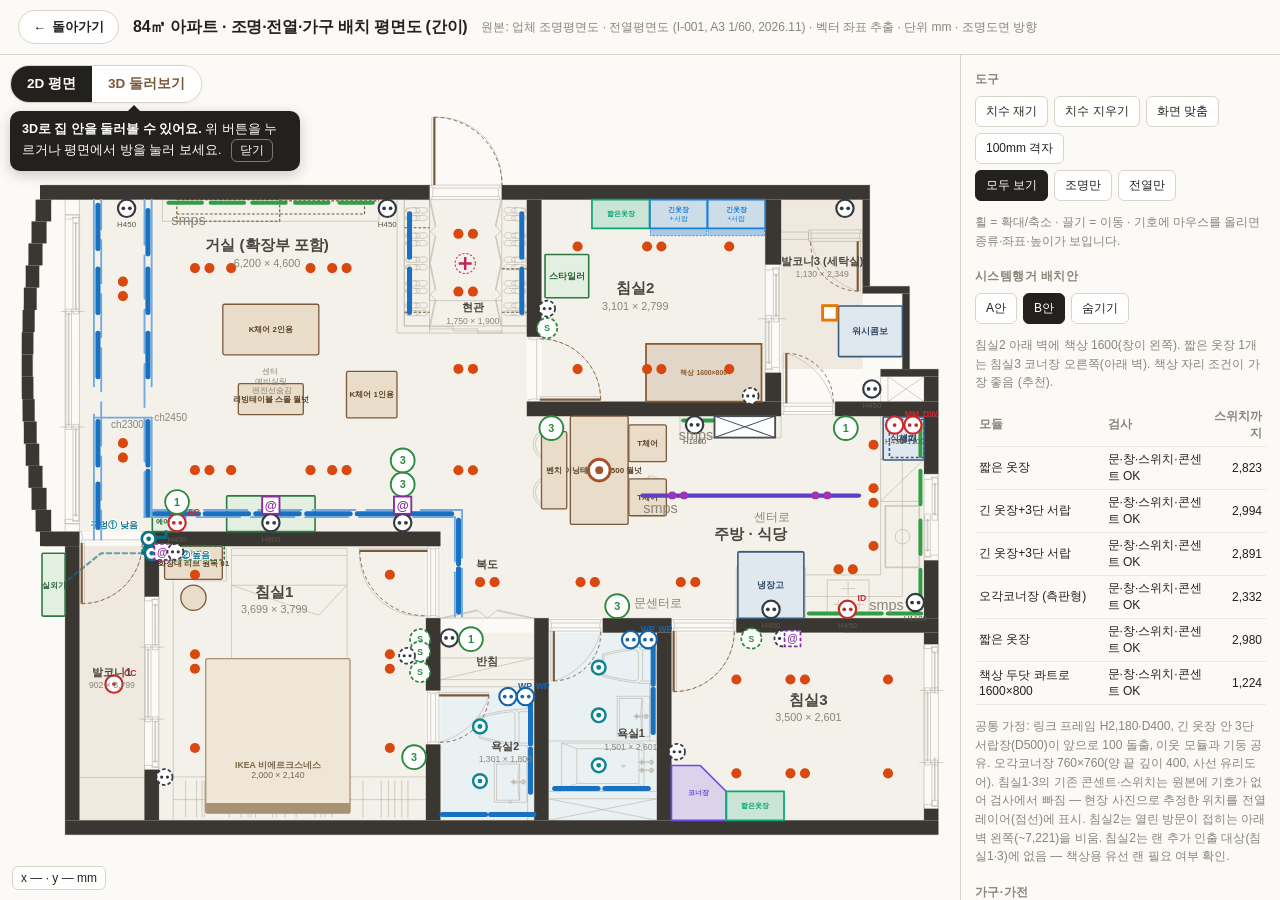
<file: plan.html>
<!doctype html>
<html lang="ko">
<head>
<meta charset="utf-8">
<meta name="viewport" content="width=device-width,initial-scale=1">
<meta name="robots" content="noindex, nofollow, noarchive">
<title>84㎡ 아파트 · 조명·전열·가구 배치 평면도</title>
<style>
  :root{
    --ink:#23211d; --wall:#3a3733; --paper:#fbfaf7; --line:#d9d4ca; --muted:#8a847a;
    --oak:#7a5a3c; --accent:#c4562b;
    --c-DL51:#d9480f; --c-T3:#1971c2; --c-COB:#2f9e44; --c-WP75:#0c8599; --c-SPOT:#9c36b5;
    --c-RAIL:#5f3dc4; --c-D200:#e67700; --c-SENSOR:#c2255c; --c-PEND:#a5532a; --c-COVE:#74a9e0;
    --e-STD:#343a40; --e-DED:#c92a2a; --e-WP:#1864ab; --e-SW:#2b8a3e; --e-LAN:#862e9c; --e-PANEL:#495057;
  }
  *{box-sizing:border-box}
  html,body{margin:0;height:100%;background:var(--paper);color:var(--ink);
    font-family:-apple-system,BlinkMacSystemFont,"Apple SD Gothic Neo","Malgun Gothic","Noto Sans KR",sans-serif}
  .app{display:grid;grid-template-columns:1fr 320px;height:100vh}
  header{grid-column:1/-1;display:flex;align-items:baseline;gap:14px;padding:10px 18px;border-bottom:1px solid var(--line)}
  header h1{font-size:16px;margin:0;font-weight:700;letter-spacing:-.2px}
  header{align-items:center}
  .back-btn{flex:none;display:inline-flex;align-items:center;gap:6px;padding:7px 14px;border:1px solid var(--line);border-radius:999px;background:#fff;color:var(--ink);font-size:13px;font-weight:600;text-decoration:none;white-space:nowrap}
  .back-btn:hover,.back-btn:focus-visible{border-color:var(--oak);color:var(--oak)}
  header .sub{font-size:12px;color:var(--muted)}
  .app{grid-template-rows:auto 1fr}
  #stage{position:relative;overflow:hidden;cursor:grab;background:
    linear-gradient(var(--paper),var(--paper)) padding-box}
  #stage.measuring{cursor:crosshair}
  #stage.dragging{cursor:grabbing}
  svg{width:100%;height:100%;display:block;user-select:none}
  aside{border-left:1px solid var(--line);overflow:auto;padding:12px 14px 40px;font-size:13px}
  aside h2{font-size:12px;font-weight:700;color:var(--muted);letter-spacing:.4px;margin:18px 0 8px;text-transform:uppercase}
  aside h2:first-child{margin-top:4px}
  .row{display:flex;align-items:center;gap:8px;padding:4px 2px;border-radius:6px}
  .row:hover{background:#f1eee8}
  .row label{flex:1;display:flex;align-items:center;gap:8px;cursor:pointer}
  .row .n{font-variant-numeric:tabular-nums;color:var(--muted);font-size:12px}
  .sw{width:22px;height:14px;flex:none}
  .tools{display:flex;flex-wrap:wrap;gap:6px}
  button{font:inherit;font-size:12px;padding:6px 10px;border:1px solid var(--line);background:#fff;border-radius:6px;cursor:pointer;color:var(--ink)}
  button:hover{border-color:#bdb6a9}
  button.on{background:var(--ink);color:#fff;border-color:var(--ink)}
  .readout{position:absolute;left:12px;bottom:10px;font-size:12px;background:#ffffffd9;border:1px solid var(--line);border-radius:6px;padding:4px 8px;font-variant-numeric:tabular-nums;pointer-events:none}
  .tip{position:absolute;pointer-events:none;background:var(--ink);color:#fff;font-size:12px;padding:6px 8px;border-radius:6px;white-space:nowrap;transform:translate(12px,12px);display:none;line-height:1.45}
  table{width:100%;border-collapse:collapse;font-size:12px}
  td,th{padding:4px 4px;border-bottom:1px solid #eee9e0;text-align:left}
  th{color:var(--muted);font-weight:600}
  td.num,th.num{text-align:right;font-variant-numeric:tabular-nums}
  .warn{color:var(--accent)}
  .note{font-size:12px;color:var(--muted);line-height:1.55}
  aside a{color:var(--ink)}
  .room-row{cursor:pointer}
  .room-row.sel{background:#efe7dc}
  #roomInfo{font-size:12px;line-height:1.6;margin-top:6px}
  /* 2D / 3D 전환 */
  .stagebar{position:absolute;top:10px;left:10px;z-index:4;display:flex;gap:0;border:1px solid var(--line);border-radius:999px;overflow:hidden;background:#fff;box-shadow:0 1px 3px #0000000f}
  .stagebar button{border:0;border-radius:0;padding:9px 16px;font-size:13.5px;font-weight:700;background:#fff}
  .stagebar #m3d:not(.on){color:var(--oak)}
  .hint3d{position:absolute;top:56px;left:10px;z-index:4;max-width:290px;background:var(--ink);color:#fff;font-size:12.5px;line-height:1.5;padding:9px 12px;border-radius:10px;box-shadow:0 4px 14px #0003}
  .hint3d::before{content:'';position:absolute;top:-6px;left:118px;border:6px solid transparent;border-top:0;border-bottom-color:var(--ink)}
  .hint3d button{margin-left:6px;padding:2px 8px;font-size:11.5px;background:transparent;color:#fff;border-color:#ffffff66}
  .roomgo{position:absolute;z-index:4;transform:translate(-50%,-115%)}
  .roomgo button{padding:8px 14px;border-radius:999px;font-size:13px;font-weight:700;background:var(--ink);color:#fff;border-color:var(--ink);box-shadow:0 4px 12px #0003;white-space:nowrap}
  #stage.mode3d .hint3d,#stage.mode3d .roomgo{display:none}
  .stagebar button.on{background:var(--ink);color:#fff}
  #view3d{position:absolute;inset:0;display:none;background:#efece6;z-index:3}
  #stage.mode3d #view3d{display:block}
  #stage.mode3d .readout,#stage.mode3d .tip{display:none}
  #v3canvas{position:absolute;inset:0}
  #v3bar{position:absolute;top:10px;left:205px;right:10px;display:flex;flex-wrap:wrap;gap:5px;z-index:2}
  #v3bar button{border-radius:999px;background:#ffffffe6;font-weight:600}
  #v3bar button.on{background:var(--ink);color:#fff}
  #v3bar .sep{width:1px;background:var(--line);margin:0 3px}
  #v3cap{position:absolute;left:10px;bottom:10px;max-width:min(460px,60%);background:#ffffffe6;border:1px solid var(--line);border-radius:8px;padding:8px 10px;font-size:12px;line-height:1.5;z-index:2}
  #minimap{position:absolute;right:10px;bottom:10px;width:220px;height:166px;background:#fbfaf7f0;border:1px solid var(--line);border-radius:8px;cursor:crosshair;z-index:2;touch-action:none}
  #v3load{position:absolute;inset:0;display:flex;align-items:center;justify-content:center;font-size:14px;color:var(--muted)}
  #view3d.night #v3cap,#view3d.night #minimap{background:#2a2724e6;color:#eee;border-color:#3a3632}
  @media (max-width:820px){ #v3bar{left:10px;top:52px} #minimap{width:150px;height:113px} #v3cap{max-width:calc(100% - 180px)} }
  @media print{
    .app{display:block;height:auto} aside,.readout,.tip{display:none} #stage{height:95vh}
  }
  @media (max-width:820px){ .app{grid-template-columns:1fr;grid-template-rows:auto 62vh auto} aside{border-left:0;border-top:1px solid var(--line)} }
</style>
</head>
<body>
<div class="app">
  <header>
    <a id="backLink" class="back-btn" href="./work.html"><span aria-hidden="true">←</span> 돌아가기</a>
    <h1>84㎡ 아파트 · 조명·전열·가구 배치 평면도 (간이)</h1>
    <span class="sub">원본: 업체 조명평면도 · 전열평면도 (I-001, A3 1/60, 2026.11) · 벡터 좌표 추출 · 단위 mm · 조명도면 방향</span>
  </header>
  <div id="stage">
    <svg id="svg" xmlns="http://www.w3.org/2000/svg"></svg>
    <div class="readout" id="readout">x — · y — mm</div>
    <div class="tip" id="tip"></div>
    <div class="stagebar"><button id="m2d" class="on">2D 평면</button><button id="m3d">3D 둘러보기</button></div>
    <div class="hint3d" id="hint3d" hidden><b>3D로 집 안을 둘러볼 수 있어요.</b> 위 버튼을 누르거나 평면에서 방을 눌러 보세요. <button id="hint3dX" aria-label="안내 닫기">닫기</button></div>
    <div class="roomgo" id="roomGo" hidden></div>
    <div id="view3d"><div id="v3canvas"></div><div id="v3load">3D 모형을 불러오는 중…</div><div id="v3bar"></div><div id="v3cap"></div><canvas id="minimap" title="누르거나 끌면 그 자리 눈높이로 이동"></canvas></div>
  </div>
  <aside>
    <h2>도구</h2>
    <div class="tools">
      <button id="btnMeasure" title="두 점을 클릭하면 거리(mm)를 잽니다. Shift = 수평/수직 고정">치수 재기</button>
      <button id="btnClear">치수 지우기</button>
      <button id="btnFit">화면 맞춤</button>
      <button id="btnGrid">100mm 격자</button>
    </div>
    <div class="tools" style="margin-top:6px">
      <button id="vAll" class="on">모두 보기</button>
      <button id="vLight">조명만</button>
      <button id="vElec">전열만</button>
    </div>
    <p class="note">휠 = 확대/축소 · 끌기 = 이동 · 기호에 마우스를 올리면 종류·좌표·높이가 보입니다.</p>

    <h2>시스템행거 배치안</h2>
    <div class="tools" id="planBtns"></div>
    <p class="note" id="planSummary"></p>
    <table id="planTable"><thead><tr><th>모듈</th><th>검사</th><th class="num">스위치까지</th></tr></thead><tbody></tbody></table>
    <p class="note" id="planNote"></p>

    <h2>가구·가전</h2>
    <div id="objList"></div>
    <table id="appTable"><thead><tr><th>가전 (LG)</th><th class="num">W×D×H</th></tr></thead><tbody></tbody></table>
    <table id="furTable" style="margin-top:8px"><thead><tr><th>가구 (가리모쿠60)</th><th class="num">W×D×H</th></tr></thead><tbody></tbody></table>
    <p class="note" id="objNote"></p>

    <h2>조명 (평면에서 찾은 수)</h2>
    <div id="layerList"></div>

    <h2>전열 (평면에서 찾은 수)</h2>
    <div id="elecList"></div>
    <p class="note" id="elecNote"></p>

    <h2>도면 레이어</h2>
    <div id="baseList"></div>

    <h2>방 (실내 치수)</h2>
    <table id="roomTable"><thead><tr><th>방</th><th class="num">가로×세로</th><th class="num">조명</th><th class="num">콘센트</th></tr></thead><tbody></tbody></table>
    <div id="roomInfo" class="note">방 이름을 누르면 강조하고, 그 방의 조명·전열 목록을 보여줍니다.</div>

    <h2>범례 수량과 대조 · 조명</h2>
    <table id="cmpTable"><thead><tr><th>종류</th><th class="num">평면</th><th class="num">범례</th></tr></thead><tbody></tbody></table>
    <p class="note" id="cmpNote"></p>

    <h2>범례 수량과 대조 · 전열</h2>
    <table id="ecmpTable"><thead><tr><th>종류</th><th class="num">평면</th><th class="num">범례</th></tr></thead><tbody></tbody></table>
    <p class="note" id="ecmpNote"></p>

    <h2>참고</h2>
    <p class="note">
      벽·문·조명 위치는 원본 PDF의 벡터 좌표를 그대로 옮겼습니다(오차 ±10mm 수준).
      방 치수는 벽 안쪽 기준이며 도배·몰딩 두께는 빠져 있습니다. 현장 실측 전 참고용입니다.<br>
      거실 왼쪽 곡선은 기존 발코니 외곽선이고, 그 안쪽 직선이 11/6 교체한 일직선 이중창입니다.
      거실 창 쪽 두 겹 선은 커튼박스·간접조명 라인입니다.
    </p>
  </aside>
</div>

<script>
const DATA = {"walls":[[5852,-201,5098,201],[-546,-201,5397,201],[-607,0,216,302],[-663,302,208,305],[9502,0,219,899],[-706,607,195,305],[10851,0,99,1201],[-744,912,188,307],[10851,1201,650,99],[-770,1219,178,310],[-787,1529,167,307],[6200,0,201,1900],[-798,1836,160,310],[11402,1300,99,1049],[11100,2349,800,102],[-798,2146,150,308],[-798,2454,160,310],[11702,2451,198,348],[9502,2400,219,399],[10470,2799,1430,201],[6200,2799,3521,201],[-787,2764,167,309],[-770,3073,178,308],[-744,3381,188,307],[11702,3000,198,800],[-706,3688,195,305],[-663,3993,208,305],[-607,4298,216,302],[902,4600,4099,201],[-546,4600,546,201],[902,4801,200,698],[11702,4999,198,800],[9101,5799,2799,200],[7252,5799,950,200],[11702,5999,198,160],[4801,5799,200,1001],[11702,8440,198,160],[8001,5999,201,2601],[6302,5799,198,2801],[4801,7549,200,1051],[902,7899,200,701],[-198,4801,198,3799],[-198,8600,12098,199]],"doors":[{"hinge":[4918,-202],"p0":[5854,-202],"p3":[4918,-1142],"r":938,"leaf":[4918,-1142]},{"hinge":[6382,2770],"p0":[7221,2770],"p3":[6382,1930],"r":840,"leaf":[7221,2770]},{"hinge":[4821,4867],"p0":[3883,4867],"p3":[4821,5766],"r":918,"leaf":[3883,4867]},{"hinge":[8233,5978],"p0":[8233,6817],"p3":[9073,5978],"r":840,"leaf":[8233,6817]},{"hinge":[6573,5979],"p0":[6573,6669],"p3":[7223,5979],"r":670,"leaf":[6573,6669]},{"hinge":[4983,6868],"p0":[4983,7518],"p3":[5674,6868],"r":670,"leaf":[5674,6868]},{"hinge":[9794,2820],"p0":[10444,2820],"p3":[9794,2129],"r":670,"leaf":[9794,2129]},{"hinge":[32,4759],"p0":[32,5598],"p3":[871,4759],"r":839,"leaf":[32,5598]},{"hinge":[10783,579],"p0":[10132,579],"p3":[10783,1269],"r":670,"leaf":[10783,1269]}],"fixtures":[{"t":"T3","x":257,"y":4241,"o":"V","len":671,"room":"거실 (확장부 포함)"},{"t":"T3","x":257,"y":3375,"o":"V","len":671,"room":"거실 (확장부 포함)"},{"t":"T3","x":257,"y":2153,"o":"V","len":671,"room":"거실 (확장부 포함)"},{"t":"T3","x":257,"y":1262,"o":"V","len":671,"room":"거실 (확장부 포함)"},{"t":"T3","x":257,"y":378,"o":"V","len":671,"room":"거실 (확장부 포함)"},{"t":"COB","x":2626,"y":43,"o":"H","len":519,"room":"거실 (확장부 포함)"},{"t":"COB","x":3220,"y":43,"o":"H","len":519,"room":"거실 (확장부 포함)"},{"t":"COB","x":3835,"y":43,"o":"H","len":519,"room":"거실 (확장부 포함)"},{"t":"T3","x":4574,"y":1262,"o":"V","len":671,"room":"현관"},{"t":"T3","x":4574,"y":497,"o":"V","len":671,"room":"현관"},{"t":"T3","x":6129,"y":1262,"o":"V","len":671,"room":"현관"},{"t":"T3","x":6129,"y":497,"o":"V","len":671,"room":"현관"},{"t":"DL51","x":5452,"y":1274,"o":"","len":0,"room":"현관"},{"t":"DL51","x":5251,"y":1274,"o":"","len":0,"room":"현관"},{"t":"DL51","x":5452,"y":474,"o":"","len":0,"room":"현관"},{"t":"DL51","x":5251,"y":474,"o":"","len":0,"room":"현관"},{"t":"PEND","x":7202,"y":3748,"o":"","len":0,"room":"주방 · 식당"},{"t":"DL51","x":5752,"y":5300,"o":"","len":0,"room":"복도"},{"t":"DL51","x":5551,"y":5300,"o":"","len":0,"room":"복도"},{"t":"DL51","x":8533,"y":5300,"o":"","len":0,"room":"주방 · 식당"},{"t":"DL51","x":8332,"y":5300,"o":"","len":0,"room":"주방 · 식당"},{"t":"DL51","x":7141,"y":5300,"o":"","len":0,"room":"주방 · 식당"},{"t":"DL51","x":6943,"y":5300,"o":"","len":0,"room":"주방 · 식당"},{"t":"DL51","x":5452,"y":2346,"o":"","len":0,"room":"거실 (확장부 포함)"},{"t":"DL51","x":5251,"y":2346,"o":"","len":0,"room":"거실 (확장부 포함)"},{"t":"COB","x":8595,"y":3060,"o":"H","len":519,"room":"주방 · 식당"},{"t":"COB","x":9303,"y":3060,"o":"H","len":519,"room":"주방 · 식당"},{"t":"D200","x":10397,"y":1569,"o":"","len":0,"room":"발코니3 (세탁실)"},{"t":"COB","x":11652,"y":3988,"o":"V","len":519,"room":"주방 · 식당"},{"t":"COB","x":11652,"y":3320,"o":"V","len":519,"room":"주방 · 식당"},{"t":"COB","x":11652,"y":4677,"o":"V","len":519,"room":"주방 · 식당"},{"t":"COB","x":11652,"y":5359,"o":"V","len":519,"room":"주방 · 식당"},{"t":"COB","x":10338,"y":5735,"o":"H","len":519,"room":"주방 · 식당"},{"t":"COB","x":10883,"y":5735,"o":"H","len":519,"room":"주방 · 식당"},{"t":"COB","x":11432,"y":5735,"o":"H","len":519,"room":"주방 · 식당"},{"t":"SPOT","x":8213,"y":4098,"o":"","len":0,"room":"주방 · 식당"},{"t":"SPOT","x":8376,"y":4098,"o":"","len":0,"room":"주방 · 식당"},{"t":"SPOT","x":10197,"y":4098,"o":"","len":0,"room":"주방 · 식당"},{"t":"SPOT","x":10362,"y":4098,"o":"","len":0,"room":"주방 · 식당"},{"t":"DL51","x":11002,"y":4799,"o":"","len":0,"room":"주방 · 식당"},{"t":"DL51","x":11002,"y":4200,"o":"","len":0,"room":"주방 · 식당"},{"t":"DL51","x":11002,"y":3999,"o":"","len":0,"room":"주방 · 식당"},{"t":"DL51","x":11002,"y":3397,"o":"","len":0,"room":"주방 · 식당"},{"t":"DL51","x":10715,"y":5122,"o":"","len":0,"room":"주방 · 식당"},{"t":"DL51","x":10517,"y":5122,"o":"","len":0,"room":"주방 · 식당"},{"t":"SENSOR","x":5345,"y":885,"o":"","len":0,"room":"현관"},{"t":"DL51","x":5452,"y":3749,"o":"","len":0,"room":"거실 (확장부 포함)"},{"t":"DL51","x":5251,"y":3749,"o":"","len":0,"room":"거실 (확장부 포함)"},{"t":"DL51","x":6902,"y":649,"o":"","len":0,"room":"침실2"},{"t":"DL51","x":1601,"y":5198,"o":"","len":0,"room":"침실1"},{"t":"WP75","x":7195,"y":6483,"o":"","len":0,"room":"욕실1"},{"t":"WP75","x":7195,"y":7144,"o":"","len":0,"room":"욕실1"},{"t":"WP75","x":7195,"y":7838,"o":"","len":0,"room":"욕실1"},{"t":"T3","x":7949,"y":7083,"o":"V","len":671,"room":"욕실1"},{"t":"T3","x":7949,"y":6415,"o":"V","len":669,"room":"욕실1"},{"t":"T3","x":6885,"y":8158,"o":"H","len":671,"room":"욕실1"},{"t":"T3","x":7581,"y":8158,"o":"H","len":671,"room":"욕실1"},{"t":"T3","x":5327,"y":8519,"o":"H","len":671,"room":"욕실2"},{"t":"T3","x":5996,"y":8519,"o":"H","len":669,"room":"욕실2"},{"t":"WP75","x":5549,"y":7299,"o":"","len":0,"room":"욕실2"},{"t":"WP75","x":5549,"y":8056,"o":"","len":0,"room":"욕실2"},{"t":"T3","x":6250,"y":7911,"o":"V","len":671,"room":"욕실2"},{"t":"T3","x":6250,"y":7241,"o":"V","len":671,"room":"욕실2"},{"t":"DL51","x":1601,"y":7598,"o":"","len":0,"room":"침실1"},{"t":"DL51","x":1601,"y":6499,"o":"","len":0,"room":"침실1"},{"t":"DL51","x":1601,"y":6298,"o":"","len":0,"room":"침실1"},{"t":"DL51","x":4301,"y":6499,"o":"","len":0,"room":"침실1"},{"t":"DL51","x":4301,"y":6298,"o":"","len":0,"room":"침실1"},{"t":"DL51","x":4301,"y":5198,"o":"","len":0,"room":"침실1"},{"t":"DL51","x":4301,"y":7598,"o":"","len":0,"room":"침실1"},{"t":"DL51","x":603,"y":3575,"o":"","len":0,"room":"거실 (확장부 포함)"},{"t":"DL51","x":603,"y":3374,"o":"","len":0,"room":"거실 (확장부 포함)"},{"t":"DL51","x":603,"y":1137,"o":"","len":0,"room":"거실 (확장부 포함)"},{"t":"DL51","x":603,"y":1337,"o":"","len":0,"room":"거실 (확장부 포함)"},{"t":"T3","x":949,"y":3375,"o":"V","len":671,"room":"거실 (확장부 포함)"},{"t":"T3","x":949,"y":2153,"o":"V","len":671,"room":"거실 (확장부 포함)"},{"t":"T3","x":949,"y":1262,"o":"V","len":671,"room":"거실 (확장부 포함)"},{"t":"T3","x":2744,"y":4351,"o":"H","len":671,"room":"거실 (확장부 포함)"},{"t":"T3","x":3450,"y":4351,"o":"H","len":671,"room":"거실 (확장부 포함)"},{"t":"T3","x":2043,"y":4351,"o":"H","len":671,"room":"거실 (확장부 포함)"},{"t":"T3","x":1350,"y":4351,"o":"H","len":671,"room":"거실 (확장부 포함)"},{"t":"T3","x":4151,"y":4351,"o":"H","len":671,"room":"거실 (확장부 포함)"},{"t":"T3","x":4858,"y":4351,"o":"H","len":669,"room":"거실 (확장부 포함)"},{"t":"T3","x":5253,"y":5414,"o":"V","len":669,"room":"복도"},{"t":"T3","x":5253,"y":4744,"o":"V","len":671,"room":"복도"},{"t":"T3","x":949,"y":451,"o":"V","len":671,"room":"거실 (확장부 포함)"},{"t":"T3","x":949,"y":4065,"o":"V","len":669,"room":"거실 (확장부 포함)"},{"t":"DL51","x":1802,"y":3748,"o":"","len":0,"room":"거실 (확장부 포함)"},{"t":"DL51","x":9003,"y":649,"o":"","len":0,"room":"침실2"},{"t":"DL51","x":8063,"y":649,"o":"","len":0,"room":"침실2"},{"t":"DL51","x":7865,"y":649,"o":"","len":0,"room":"침실2"},{"t":"DL51","x":6902,"y":2348,"o":"","len":0,"room":"침실2"},{"t":"DL51","x":9003,"y":2348,"o":"","len":0,"room":"침실2"},{"t":"DL51","x":8063,"y":2348,"o":"","len":0,"room":"침실2"},{"t":"DL51","x":7865,"y":2348,"o":"","len":0,"room":"침실2"},{"t":"COB","x":2050,"y":43,"o":"H","len":519,"room":"거실 (확장부 포함)"},{"t":"COB","x":1466,"y":43,"o":"H","len":519,"room":"거실 (확장부 포함)"},{"t":"DL51","x":11203,"y":6648,"o":"","len":0,"room":"침실3"},{"t":"DL51","x":10052,"y":6648,"o":"","len":0,"room":"침실3"},{"t":"DL51","x":9851,"y":6648,"o":"","len":0,"room":"침실3"},{"t":"DL51","x":11203,"y":7949,"o":"","len":0,"room":"침실3"},{"t":"DL51","x":10052,"y":7949,"o":"","len":0,"room":"침실3"},{"t":"DL51","x":9851,"y":7949,"o":"","len":0,"room":"침실3"},{"t":"DL51","x":9102,"y":6648,"o":"","len":0,"memo":"문 쪽 등도 같은 줄에 맞춰 옮김 (11/11): 왼쪽 벽에서 500 → 900. 원래 위치 x 8,703","room":"침실3"},{"t":"DL51","x":9102,"y":7949,"o":"","len":0,"memo":"코너장(H2,180)에 가려 업체가 옮김 (11/10): 왼쪽 벽에서 500 → 900. 원래 위치 x 8,703","room":"침실3"},{"t":"DL51","x":2102,"y":3748,"o":"","len":0,"room":"거실 (확장부 포함)"},{"t":"DL51","x":1601,"y":3748,"o":"","len":0,"room":"거실 (확장부 포함)"},{"t":"DL51","x":3502,"y":3748,"o":"","len":0,"room":"거실 (확장부 포함)"},{"t":"DL51","x":3202,"y":3748,"o":"","len":0,"room":"거실 (확장부 포함)"},{"t":"DL51","x":3702,"y":3748,"o":"","len":0,"room":"거실 (확장부 포함)"},{"t":"DL51","x":1802,"y":949,"o":"","len":0,"room":"거실 (확장부 포함)"},{"t":"DL51","x":2102,"y":949,"o":"","len":0,"room":"거실 (확장부 포함)"},{"t":"DL51","x":1601,"y":949,"o":"","len":0,"room":"거실 (확장부 포함)"},{"t":"DL51","x":3502,"y":949,"o":"","len":0,"room":"거실 (확장부 포함)"},{"t":"DL51","x":3202,"y":949,"o":"","len":0,"room":"거실 (확장부 포함)"},{"t":"DL51","x":3702,"y":949,"o":"","len":0,"room":"거실 (확장부 포함)"}],"lines72":[[201,0,201,2586],[201,2977,201,4714],[302,0,302,409],[302,559,302,1158],[302,1308,302,1908],[302,2057,302,2657],[302,2807,302,3409],[302,3559,302,4158],[302,4308,302,4714],[10800,4125,7800,4125],[10800,4074,7800,4074],[5202,4399,4625,4399],[4475,4399,3876,4399],[3726,4399,3127,4399],[2977,4399,2375,4399],[2225,4399,1626,4399],[1476,4399,902,4399],[5301,4300,4727,4300],[4577,4300,3975,4300],[3825,4300,3226,4300],[3076,4300,2476,4300],[2327,4300,1727,4300],[1577,4300,1001,4300],[5202,4399,5202,5014],[5202,5164,5202,5778],[5301,4300,5301,4963],[5301,5113,5301,5778],[902,4399,902,3774],[902,3625,902,3025],[902,2875,902,2276],[902,2126,902,1524],[902,1374,902,775],[902,625,902,0],[1001,4399,1001,3020],[1001,2586,1001,0],[201,3020,1001,3020]],"ref":["M4851 1400L5852 1400","M10950 0L9721 0","M9502 0L6401 0","M6200 0L5852 0","M4851 0L-546 0","M0 211L-198 211","M10102 450L9721 450","M10102 551L9721 551","M11501 1201L10950 1201","M10950 -201L5852 -201","M4851 -201L-498 -201","M5001 4600L902 4600","M0 4600L-546 4600","M0 4491L-198 4491","M5001 4801L1102 4801","M0 4801L-498 4801","M4801 5799L5001 5799","M11702 5799L9101 5799","M11402 5499L10061 5499","M11100 5199L10061 5199","M10061 5100L9101 5100","M10008 4869L9149 4869","M10940 5270L10361 5270","M10940 5751L10361 5751","M8202 5799L7252 5799","M6500 5799L6302 5799","M11702 5999L10602 5999","M11702 6159L11900 6159","M8001 5999L7252 5999","M11702 8600L8202 8600","M8001 8600L6500 8600","M6302 8600L5001 8600","M4801 8600L1102 8600","M4801 7998L1300 7998","M902 8600L0 8600","M11702 8440L11900 8440","M8001 8301L6500 8301","M8001 8199L6500 8199","M7821 8169L6680 8169","M8001 7501L6500 7501","M7821 7529L6680 7529","M6302 6650L5001 6650","M6302 6350L5001 6350","M6302 6749L5001 6749","M9502 2400L9721 2400","M9502 899L9721 899","M11702 2799L10470 2799","M9502 2799L6200 2799","M6401 1900L6200 1900","M11702 3000L10470 3000","M11702 3599L11100 3599","M11702 4181L11100 4181","M11641 4239L11161 4239","M11631 4249L11171 4249","M11641 5100L11161 5100","M11631 5090L11171 5090","M11702 3800L11900 3800","M11702 4999L11900 4999","M9721 3000L6200 3000","M7602 4501L6802 4501","M9721 3299L8321 3299","M11702 2451L11100 2451","M11900 2349L11100 2349","M11402 1300L10851 1300","M11900 8799L-198 8799M-198 8799L-198 4801","M0 4600L0 8600","M0 0L0 211","M0 4491L0 4600","M1102 4801L1102 5499","M1300 4801L1300 8600","M1102 7899L1102 8600","M-198 0L-198 211","M902 4600L902 5499","M902 7899L902 8600","M4801 5799L4801 6800","M4801 7549L4801 8600","M5001 4600L5001 4801","M5001 5799L5001 6800","M5001 7549L5001 8600","M6302 5799L6302 8600","M6210 6749L6210 7056","M6210 7564L6210 8600","M6500 5799L6500 8600","M6680 7529L6680 8169","M7252 5799L7252 5999","M8001 5999L8001 8600","M7821 7529L7821 8169","M7902 5999L7902 6198","M7902 6706L7902 7501","M8202 5799L8202 8600","M9101 5799L9101 5999","M11702 2451L11702 2799","M11702 3000L11702 3800","M11402 3000L11402 5499","M11702 4999L11702 5799","M11100 3000L11100 5199","M11161 4239L11161 5100","M11171 4249L11171 5090","M11641 4239L11641 5100","M11631 4249L11631 5090","M11702 5999L11702 6159","M11702 8440L11702 8600","M11900 2349L11900 3800","M11900 4999L11900 6159","M11900 8440L11900 8799","M11100 2349L11100 2451","M10851 1300L10851 0","M10950 1201L10950 0","M9721 0L9721 899","M9721 2400L9721 3000","M10470 2799L10470 3000","M6200 0L6200 1900","M6200 2799L6200 3000","M6401 0L6401 1900","M9502 0L9502 899","M9502 2400L9502 2799","M-498 -201L-569 107M-569 107L-630 417M-630 417L-681 729M-681 729L-724 1041M-724 1041L-757 1354M-757 1354L-780 1669M-780 1669L-795 1984M-795 1984L-798 2301M-798 2301L-795 2616M-795 2616L-780 2931M-780 2931L-757 3246M-757 3246L-724 3559M-724 3559L-681 3871M-681 3871L-630 4183M-630 4183L-569 4493M-569 4493L-498 4801","M-391 0L-460 325M-460 325L-518 650M-518 650L-564 978M-564 978L-602 1308M-602 1308L-627 1638M-627 1638L-643 1968M-643 1968L-648 2301M-648 2301L-643 2631M-643 2631L-627 2962M-627 2962L-602 3292M-602 3292L-564 3622M-564 3622L-518 3950M-518 3950L-460 4275M-460 4275L-391 4600","M11501 2349L11501 1201","M11402 2349L11402 1300","M10950 0L10950 -201","M5001 6800L4801 6800","M5001 7549L4801 7549","M1102 5499L902 5499","M1102 7899L902 7899","M5852 -201L5852 0","M4851 -201L4851 0M4851 0L4851 1400","M4501 0L4501 1750","M4402 0L4402 1849","M4851 -201L4882 -201M4882 -201L4882 -160M4882 -160L4897 -160M4897 -160L4897 -41M4897 -41L4882 -41M4882 -41L4882 0M4882 0L4851 0M4851 0L4851 -201","M5852 -201L5822 -201M5822 -201L5822 -160M5822 -160L5806 -160M5806 -160L5806 -41M5806 -41L5822 -41M5822 -41L5822 0M5822 0L5852 0M5852 0L5852 -201","M4897 -41L5806 -41","M4897 -160L5806 -160","M4915 -201L5822 -201","M4882 0L5822 0","M4882 -1140L4915 -1140L4915 -201L4882 -201Z","M5854 -202C5866 -454 5772 -700 5594 -879M5594 -879C5416 -1058 5171 -1154 4918 -1142","M6335 1930L6335 2771","M7221 2771L7221 2730L6380 2730L6380 2771Z","M7221 2770C7221 2306 6845 1930 6382 1930","M6220 2799L6380 2799M6380 2799L6380 2771M6380 2771L6335 2771M6335 2771L6335 2761M6335 2761L6266 2761M6266 2761L6266 2771M6266 2771L6220 2771M6220 2771L6220 2799","M6220 1900L6380 1900M6380 1900L6380 1930M6380 1930L6335 1930M6335 1930L6335 1941M6335 1941L6266 1941M6266 1941L6266 1930M6266 1930L6220 1930M6220 1930L6220 1900","M4867 5771L4867 4839","M3881 4831L3881 4869L4821 4869L4821 4831Z","M3883 4867C3867 5117 3962 5362 4143 5535M4143 5535C4324 5708 4572 5793 4821 5766","M4981 4801L4821 4801M4821 4801L4821 4831M4821 4831L4867 4831M4867 4831L4867 4839M4867 4839L4935 4839M4935 4839L4935 4831M4935 4831L4981 4831M4981 4831L4981 4801","M4981 5799L4821 5799M4821 5799L4821 5771M4821 5771L4867 5771M4867 5771L4867 5761M4867 5761L4935 5761M4935 5761L4935 5771M4935 5771L4981 5771M4981 5771L4981 5799","M4935 4834L4935 5761","M4981 4831L4981 5771","M4821 4831L4821 5771","M9070 5933L8232 5933","M8232 6820L8270 6820L8270 5979L8232 5979Z","M8233 6817C8697 6817 9073 6442 9073 5978","M8202 5819L8202 5979M8202 5979L8232 5979M8232 5979L8232 5933M8232 5933L8240 5933M8240 5933L8240 5865M8240 5865L8232 5865M8232 5865L8232 5819M8232 5819L8202 5819","M9101 5819L9101 5979M9101 5979L9070 5979M9070 5979L9070 5933M9070 5933L9060 5933M9060 5933L9060 5865M9060 5865L9070 5865M9070 5865L9070 5819M9070 5819L9101 5819","M9060 5865L8240 5865","M8232 5819L9070 5819","M8232 5979L9070 5979","M7221 5933L6541 5933","M6530 6670L6571 6670L6571 5979L6530 5979Z","M6573 6669C6896 6569 7142 6307 7223 5979","M6500 5819L6500 5979M6500 5979L6530 5979M6530 5979L6530 5933M6530 5933L6541 5933M6541 5933L6541 5865M6541 5865L6530 5865M6530 5865L6530 5819M6530 5819L6500 5819","M7252 5819L7252 5979M7252 5979L7221 5979M7221 5979L7221 5933M7221 5933L7211 5933M7211 5933L7211 5865M7211 5865L7221 5865M7221 5865L7221 5819M7221 5819L7252 5819","M7211 5865L6541 5865","M6530 5819L7221 5819","M6530 5979L7221 5979","M4935 7518L4935 6840","M5672 6830L5672 6871L4981 6871L4981 6830Z","M4983 7518C5311 7437 5573 7190 5674 6868","M4821 6800L4981 6800M4981 6800L4981 6830M4981 6830L4935 6830M4935 6830L4935 6840M4935 6840L4867 6840M4867 6840L4867 6830M4867 6830L4821 6830M4821 6830L4821 6800","M4821 7549L4981 7549M4981 7549L4981 7518M4981 7518L4935 7518M4935 7518L4935 7511M4935 7511L4867 7511M4867 7511L4867 7518M4867 7518L4821 7518M4821 7518L4821 7549","M4867 7511L4867 6840","M4821 6830L4821 7518","M4981 6830L4981 7518","M10442 2865L9761 2865","M9751 2131L9792 2131L9792 2819L9751 2819Z","M10444 2820C10363 2492 10116 2230 9794 2129","M9721 2979L9721 2819M9721 2819L9751 2819M9751 2819L9751 2865M9751 2865L9761 2865M9761 2865L9761 2936M9761 2936L9751 2936M9751 2936L9751 2979M9751 2979L9721 2979","M10470 2979L10470 2819M10470 2819L10442 2819M10442 2819L10442 2865M10442 2865L10432 2865M10432 2865L10432 2936M10432 2936L10442 2936M10442 2936L10442 2979M10442 2979L10470 2979","M10432 2936L9761 2936","M9751 2979L10442 2979","M9751 2819L10442 2819","M-198 4491L-198 4600","M836 7198L1171 7198","M841 6200L1171 6200","M1092 5616L1092 6170","M1011 5616L1011 6170","M902 5499L902 7899","M1062 6165L1059 6159M1059 6159L1057 6157M1057 6157L1054 6157","M1039 6165L1041 6159M1041 6159L1044 6157M1044 6157L1046 6157","M1039 5616L1041 5624M1041 5624L1044 5624M1044 5624L1046 5624","M1062 5616L1059 5624M1059 5624L1057 5624M1057 5624L1054 5624","M1046 5611L1054 5611","M1092 7234L1092 7783","M1011 7234L1011 7783","M991 6236L991 7165","M912 6236L912 7165","M1102 5499L1100 7899","M1062 7783L1059 7777M1059 7777L1057 7775M1057 7775L1054 7775","M1039 7783L1041 7777M1041 7777L1044 7775M1044 7775L1046 7775","M1039 7234L1041 7239M1041 7239L1044 7242M1044 7242L1046 7242","M1062 7234L1059 7239M1059 7239L1057 7242M1057 7242L1054 7242","M940 7165L942 7158M942 7158L947 7158","M963 7165L960 7158M960 7158L958 7158M958 7158L955 7158","M963 6236L960 6241M960 6241L958 6241M958 6241L955 6243","M940 6236L942 6241M942 6241L947 6243","M902 7899L1100 7899M1100 7899L1100 7864M1100 7864L1003 7864M1003 7864L1003 7838M1003 7838L902 7838M902 7838L902 7899","M1062 7783L1092 7783M1092 7783L1092 7859M1092 7859L1011 7859M1011 7859L1011 7783M1011 7783L1041 7783M1041 7783L1044 7793M1044 7793L1057 7793M1057 7793L1062 7783","M1046 7790L1054 7790L1054 7226L1046 7226Z","M1041 7234L1044 7224M1044 7224L1057 7224M1057 7224L1062 7234M1062 7234L1092 7234M1092 7234L1092 7165M1092 7165L1011 7165M1011 7165L1011 7234M1011 7234L1041 7234","M958 7175L945 7175M945 7175L940 7165M940 7165L912 7165M912 7165L912 7234M912 7234L991 7234M991 7234L991 7165M991 7165L960 7165M960 7165L958 7175","M947 6228L955 6228L955 7170L947 7170Z","M960 6236L991 6236M991 6236L991 6165M991 6165L912 6165M912 6165L912 6236M912 6236L940 6236M940 6236L945 6223M945 6223L958 6223M958 6223L960 6236","M1057 6175L1062 6165M1062 6165L1092 6165M1092 6165L1092 6236M1092 6236L1011 6236M1011 6236L1011 6165M1011 6165L1041 6165M1041 6165L1044 6175M1044 6175L1057 6175","M1046 5611L1046 6175M1046 6175L1054 6175M1054 6175L1054 5611","M1062 5616L1092 5616M1092 5616L1092 5542M1092 5542L1011 5542M1011 5542L1011 5616M1011 5616L1041 5616M1041 5616L1044 5606M1044 5606L1057 5606M1057 5606L1062 5616","M902 5499L1102 5499M1102 5499L1102 5535M1102 5535L1003 5535M1003 5535L1003 5560M1003 5560L998 5560M998 5560L902 5560M902 5560L902 5499","M-264 3150L71 3150","M-259 1549L71 1549","M-8 328L-8 1514","M-89 328L-89 1514","M-198 269L-198 4491","M-38 1514L-41 1509M-41 1509L-43 1509M-43 1509L-46 1506","M-61 1514L-58 1509M-58 1509L-56 1509M-56 1509L-53 1506","M-61 328L-58 333M-58 333L-56 335M-56 335L-53 335","M-38 328L-41 333M-41 333L-43 335M-43 335L-46 335","M-53 320L-46 320","M-8 3185L-8 4371","M-89 3185L-89 4371","M-109 1585L-109 3114","M-188 1585L-188 3114","M3 211L0 4455","M-38 4371L-41 4366M-41 4366L-43 4366M-43 4366L-46 4364","M-61 4371L-58 4366M-58 4366L-56 4366M-56 4366L-53 4364","M-61 3185L-58 3190M-58 3190L-56 3190M-56 3190L-53 3193","M-38 3185L-41 3190M-41 3190L-43 3190M-43 3190L-46 3193","M-160 3114L-157 3109M-157 3109L-155 3106","M-137 3114L-140 3109M-140 3109L-142 3109M-142 3109L-145 3106","M-137 1585L-140 1590M-140 1590L-142 1593M-142 1593L-145 1593","M-160 1585L-157 1590M-157 1590L-157 1593M-157 1593L-155 1593","M-198 4491L0 4491M0 4491L0 4455M0 4455L-97 4455M-97 4455L-97 4430M-97 4430L-198 4430M-198 4430L-198 4491","M-38 4371L-8 4371M-8 4371L-8 4448M-8 4448L-89 4448M-89 4448L-89 4371M-89 4371L-58 4371M-58 4371L-56 4384M-56 4384L-43 4384M-43 4384L-38 4371","M-53 4379L-46 4379L-46 3178L-53 3178Z","M-58 3185L-56 3172M-56 3172L-43 3172M-43 3172L-38 3185M-38 3185L-8 3185M-8 3185L-8 3114M-8 3114L-89 3114M-89 3114L-89 3185M-89 3185L-58 3185","M-142 3127L-155 3127M-155 3127L-160 3114M-160 3114L-188 3114M-188 3114L-188 3185M-188 3185L-109 3185M-109 3185L-109 3114M-109 3114L-140 3114M-140 3114L-142 3127","M-155 1577L-145 1577L-145 3122L-155 3122Z","M-140 1585L-109 1585M-109 1585L-109 1516M-109 1516L-188 1516M-188 1516L-188 1585M-188 1585L-160 1585M-160 1585L-155 1575M-155 1575L-142 1575M-142 1575L-140 1585","M-43 1527L-38 1514M-38 1514L-8 1514M-8 1514L-8 1585M-8 1585L-89 1585M-89 1585L-89 1514M-89 1514L-58 1514M-58 1514L-56 1527M-56 1527L-43 1527","M-53 320L-53 1521M-53 1521L-46 1521M-46 1521L-46 320","M-38 328L-8 328M-8 328L-8 251M-8 251L-89 251M-89 251L-89 328M-89 328L-58 328M-58 328L-56 317M-56 317L-43 317M-43 317L-38 328","M-198 211L0 211M0 211L0 246M0 246L-97 246M-97 246L-97 269M-97 269L-102 269M-102 269L-198 269M-198 269L-198 211","M11636 7800L11971 7800","M11641 6800L11968 6800","M11892 6218L11892 6769","M11811 6218L11811 6769","M11702 6159L11702 8440","M11862 6764L11859 6759M11859 6759L11857 6759M11857 6759L11854 6756","M11839 6764L11841 6759M11841 6759L11844 6759M11844 6759L11847 6756","M11839 6276L11841 6281M11841 6281L11844 6284M11844 6284L11847 6284","M11862 6276L11859 6281M11859 6281L11857 6284M11857 6284L11854 6284","M11847 6271L11854 6271","M11892 7833L11892 8382","M11811 7833L11811 8382","M11791 6835L11791 7765","M11712 6835L11712 7765","M11900 6159L11900 8440","M11862 8321L11859 8316M11859 8316L11857 8316M11857 8316L11854 8313","M11839 8321L11841 8316M11841 8316L11844 8316M11844 8316L11847 8313","M11839 7833L11841 7838M11841 7838L11844 7841M11844 7841L11847 7841","M11862 7833L11859 7838M11859 7838L11857 7841M11857 7841L11854 7841","M11737 7765L11742 7760M11742 7760L11742 7757M11742 7757L11745 7757","M11763 7765L11760 7760M11760 7760L11758 7757M11758 7757L11755 7757","M11763 6835L11760 6840M11760 6840L11758 6840M11758 6840L11755 6843","M11737 6835L11742 6840M11742 6840L11745 6843","M11702 8440L11900 8440M11900 8440L11900 8405M11900 8405L11803 8405M11803 8405L11803 8379M11803 8379L11702 8379M11702 8379L11702 8440","M11862 8321L11892 8321M11892 8321L11892 8397M11892 8397L11811 8397M11811 8397L11811 8321M11811 8321L11841 8321M11841 8321L11844 8334M11844 8334L11857 8334M11857 8334L11862 8321","M11847 8313L11854 8313L11854 7732L11847 7732Z","M11841 7833L11844 7823M11844 7823L11857 7823M11857 7823L11862 7833M11862 7833L11892 7833M11892 7833L11892 7765M11892 7765L11811 7765M11811 7765L11811 7833M11811 7833L11841 7833","M11758 7775L11745 7775M11745 7775L11740 7765M11740 7765L11712 7765M11712 7765L11712 7833M11712 7833L11791 7833M11791 7833L11791 7765M11791 7765L11760 7765M11760 7765L11758 7775","M11745 6828L11755 6828L11755 7770L11745 7770Z","M11760 6835L11791 6835M11791 6835L11791 6764M11791 6764L11712 6764M11712 6764L11712 6835M11712 6835L11740 6835M11740 6835L11745 6822M11745 6822L11758 6822M11758 6822L11760 6835","M11857 6777L11862 6764M11862 6764L11892 6764M11892 6764L11892 6835M11892 6835L11811 6835M11811 6835L11811 6764M11811 6764L11841 6764M11841 6764L11844 6777M11844 6777L11857 6777","M11847 6271L11847 6835M11847 6835L11854 6835M11854 6835L11854 6271","M11862 6276L11892 6276M11892 6276L11892 6200M11892 6200L11811 6200M11811 6200L11811 6276M11811 6276L11841 6276M11841 6276L11844 6266M11844 6266L11857 6266M11857 6266L11862 6276","M11702 6159L11900 6159M11900 6159L11900 6195M11900 6195L11803 6195M11803 6195L11803 6220M11803 6220L11798 6220M11798 6220L11702 6220M11702 6220L11702 6159","M11798 3876L11803 3876","M11864 3945L11862 3950M11862 3950L11859 3952M11859 3952L11857 3952","M11836 3945L11839 3950M11839 3950L11841 3952M11841 3952L11847 3952","M11836 4356L11839 4348M11839 4348L11841 4348M11841 4348L11847 4346","M11864 4356L11862 4348M11862 4348L11859 4348M11859 4348L11857 4346","M11735 4442L11740 4450M11740 4450L11742 4453M11742 4453L11745 4453","M11765 4442L11760 4450M11760 4450L11758 4453M11758 4453L11755 4453","M11765 4856L11760 4849M11760 4849L11758 4849M11758 4849L11755 4846","M11735 4856L11740 4849M11740 4849L11742 4849M11742 4849L11745 4846","M11900 3843L11900 4925","M11890 3945L11890 4356","M11814 3945L11814 4356","M11788 4442L11788 4856","M11712 4442L11712 4856","M11864 3945L11890 3945M11890 3945L11890 3856M11890 3856L11814 3856M11814 3856L11814 3945M11814 3945L11839 3945M11839 3945L11844 3929M11844 3929L11859 3929M11859 3929L11864 3945","M11864 4356L11890 4356M11890 4356L11890 4442M11890 4442L11814 4442M11814 4442L11814 4356M11814 4356L11839 4356M11839 4356L11844 4369M11844 4369L11859 4369M11859 4369L11864 4356","M11857 4364L11847 4364L11847 3934L11857 3934ZM11857 4364L11847 4364","M11737 4442L11712 4442M11712 4442L11712 4356M11712 4356L11788 4356M11788 4356L11788 4442M11788 4442L11763 4442M11763 4442L11758 4430M11758 4430L11742 4430M11742 4430L11737 4442","M11758 4869L11763 4856M11763 4856L11788 4856M11788 4856L11788 4943M11788 4943L11712 4943M11712 4943L11712 4856M11712 4856L11737 4856M11737 4856L11742 4869M11742 4869L11758 4869","M11755 4435L11755 4864L11745 4864L11745 4435Z","M11900 3800L11900 3843M11900 3843L11803 3843M11803 3843L11803 3876M11803 3876L11702 3876M11702 3876L11702 3800M11702 3800L11900 3800","M11900 4999L11900 4925M11900 4925L11803 4925M11803 4925L11798 4925M11798 4925L11798 4956M11798 4956L11702 4956M11702 4956L11702 4999M11702 4999L11900 4999","M11702 3876L11702 4956","M9599 975L9604 975","M9665 1044L9662 1052M9662 1052L9660 1052M9660 1052L9657 1054","M9637 1044L9639 1052M9639 1052L9642 1052M9642 1052L9647 1054","M9637 1605L9639 1600M9639 1600L9642 1598M9642 1598L9647 1598","M9665 1605L9662 1600M9662 1600L9660 1598M9660 1598L9657 1598","M9535 1694L9540 1702M9540 1702L9543 1702M9543 1702L9545 1704","M9566 1694L9561 1702M9561 1702L9558 1702M9558 1702L9555 1704","M9566 2256L9561 2250M9561 2250L9558 2248M9558 2248L9555 2248","M9535 2256L9540 2250M9540 2250L9543 2248M9543 2248L9545 2248","M9700 945L9700 2324","M9688 1044L9688 1605","M9614 1044L9614 1605","M9589 1694L9589 2256","M9512 1694L9512 2256","M9792 1651L9398 1651","M9665 1044L9688 1044M9688 1044L9688 958M9688 958L9614 958M9614 958L9614 1044M9614 1044L9639 1044M9639 1044L9642 1031M9642 1031L9660 1031M9660 1031L9665 1044","M9665 1605L9688 1605M9688 1605L9688 1694M9688 1694L9614 1694M9614 1694L9614 1605M9614 1605L9639 1605M9639 1605L9642 1621M9642 1621L9660 1621M9660 1621L9665 1605","M9657 1615L9647 1615L9647 1036L9657 1036ZM9657 1615L9647 1615","M9538 1694L9512 1694M9512 1694L9512 1605M9512 1605L9589 1605M9589 1605L9589 1694M9589 1694L9563 1694M9563 1694L9558 1679M9558 1679L9543 1679M9543 1679L9538 1694","M9558 2271L9563 2256M9563 2256L9589 2256M9589 2256L9589 2344M9589 2344L9512 2344M9512 2344L9512 2256M9512 2256L9538 2256M9538 2256L9543 2271M9543 2271L9558 2271","M9555 1687L9555 2266L9545 2266L9545 1687Z","M9700 899L9700 945M9700 945L9604 945M9604 945L9604 975M9604 975L9502 975M9502 975L9502 899M9502 899L9700 899","M9700 2400L9700 2324M9700 2324L9604 2324M9604 2324L9599 2324M9599 2324L9599 2357M9599 2357L9502 2357M9502 2357L9502 2400M9502 2400L9700 2400","M9502 975L9502 2357","M8001 8301L6500 8600","M6500 8301L8001 8600","M11100 2451L11100 2799","M11702 2799L11201 2451M11201 2451L11201 2799M11201 2799L11702 2451","M871 4714L30 4714","M30 5601L71 5601L71 4760L30 4760Z","M32 5598C495 5598 871 5222 871 4759","M0 4600L0 4760M0 4760L30 4760M30 4760L30 4714M30 4714L41 4714M41 4714L41 4646M41 4646L30 4646M30 4646L30 4600M30 4600L0 4600","M902 4600L902 4760M902 4760L871 4760M871 4760L871 4714M871 4714L861 4714M861 4714L861 4646M861 4646L871 4646M871 4646L871 4600M871 4600L902 4600","M10102 450L10102 551","M10132 536L10810 536","M10820 1270L10780 1270L10780 579L10820 579Z","M10132 579C10214 907 10460 1169 10783 1269","M10851 419L10851 579M10851 579L10820 579M10820 579L10820 536M10820 536L10810 536M10810 536L10810 465M10810 465L10820 465M10820 465L10820 419M10820 419L10851 419","M10102 419L10102 579M10102 579L10132 579M10132 579L10132 536M10132 536L10140 536M10140 536L10140 465M10140 465L10132 465M10132 465L10132 419M10132 419L10102 419","M10140 465L10810 465","M10820 419L10132 419","M10820 579L10132 579","M4402 1849L4851 1849","M5852 1849L6200 1849","M4501 1750L4851 1750","M5852 1849L5852 1750M5852 1750L6200 1750M6200 1750L6200 1849","M4851 1750L4851 1849","M5852 1750L6200 1750L6200 0L5852 0Z","M4851 1750L4501 1750L4501 0L4851 0Z","M5852 1849L4851 1849","M5852 1750L4851 1750","M5852 1821L5514 1821L5514 1849L5852 1849Z","M5514 1791L5179 1791L5179 1821L5514 1821Z","M5179 1760L4851 1760L4851 1791L5179 1791Z","M5842 0L5763 368","M5852 0L5771 376","M5763 368L5842 439","M5842 876L5763 511","M5852 876L5771 503","M5763 511L5842 439","M5842 876L5763 1245","M5852 876L5771 1252","M5763 1245L5842 1316","M5842 1755L5763 1387","M5852 1755L5771 1379","M5763 1387L5842 1316","M4862 0L4938 368","M4851 0L4930 376","M4938 368L4862 439","M4862 876L4938 511","M4851 876L4930 503","M4938 511L4862 439","M4862 876L4938 1245","M4851 876L4930 1252","M4938 1245L4862 1316","M4862 1755L4938 1387","M4851 1755L4930 1379","M4938 1387L4862 1316","M5984 150L5987 160M5987 160L5992 168M5992 168L6002 173M6002 173L6015 178M6015 178L6045 185M6045 185L6078 188M6078 188L6114 185M6114 185L6144 178M6144 178L6157 173M6157 173L6167 168M6167 168L6172 160M6172 160L6175 150M6175 150L6172 142M6172 142L6167 135M6167 135L6157 127M6157 127L6144 122M6144 122L6114 114M6114 114L6078 112M6078 112L6045 114M6045 114L6015 122M6015 122L6002 127M6002 127L5992 135M5992 135L5987 142M5987 142L5984 150","M5949 111C5924 105 5899 115 5884 135","M5884 162C5899 182 5924 192 5949 186","M5950 111C5989 115 6028 115 6068 112","M6041 184C6011 182 5980 183 5950 186","M5886 136C5880 148 5883 162 5893 170","M6121 117L6165 117","M6126 185L6165 185","M6166 182C6179 176 6187 163 6187 149M6187 149C6187 134 6179 121 6166 115","M6053 113C6040 120 6032 134 6033 149M6033 149C6033 163 6040 177 6053 184","M5984 257L5987 264M5987 264L5992 272M5992 272L6002 279M6002 279L6015 284M6015 284L6045 292M6045 292L6078 295M6078 295L6114 292M6114 292L6144 284M6144 284L6157 279M6157 279L6167 272M6167 272L6172 264M6172 264L6175 257M6175 257L6172 246M6172 246L6167 239M6167 239L6157 234M6157 234L6144 229M6144 229L6114 221M6114 221L6078 218M6078 218L6045 221M6045 221L6015 229M6015 229L6002 234M6002 234L5992 239M5992 239L5987 246M5987 246L5984 257","M5949 215C5924 209 5899 219 5884 240","M5884 266C5899 286 5924 296 5949 291","M5950 218C5989 222 6028 222 6068 218","M6041 288C6011 286 5980 287 5950 290","M5886 240C5880 252 5883 266 5893 274","M6121 221L6165 221","M6126 290L6165 290","M6166 286C6179 281 6187 267 6187 253M6187 253C6187 238 6179 225 6166 219","M6053 219C6040 227 6032 241 6033 255M6033 255C6033 270 6040 283 6053 291","M5984 500L5987 508M5987 508L5992 516M5992 516L6002 523M6002 523L6015 528M6015 528L6045 536M6045 536L6078 538M6078 538L6114 536M6114 536L6144 528M6144 528L6157 523M6157 523L6167 516M6167 516L6172 508M6172 508L6175 500M6175 500L6172 490M6172 490L6167 483M6167 483L6157 478M6157 478L6144 472M6144 472L6114 465M6114 465L6078 462M6078 462L6045 465M6045 465L6015 472M6015 472L6002 478M6002 478L5992 483M5992 483L5987 490M5987 490L5984 500","M5949 459C5924 453 5899 463 5884 483","M5884 512C5899 533 5924 543 5949 537","M5950 462C5989 466 6028 466 6068 462","M6041 532C6011 530 5980 531 5950 534","M5886 486C5880 498 5883 513 5893 521","M6121 465L6165 465","M6126 533L6165 533","M6166 533C6179 527 6187 514 6187 499M6187 499C6187 485 6179 471 6166 465","M6053 463C6040 471 6032 485 6033 499M6033 499C6033 514 6040 527 6053 535","M5984 605L5987 612M5987 612L5992 620M5992 620L6002 627M6002 627L6015 632M6015 632L6045 640M6045 640L6078 643M6078 643L6114 640M6114 640L6144 632M6144 632L6157 627M6157 627L6167 620M6167 620L6172 612M6172 612L6175 605M6175 605L6172 597M6172 597L6167 589M6167 589L6157 582M6157 582L6144 577M6144 577L6114 569M6114 569L6078 566M6078 566L6045 569M6045 569L6015 577M6015 577L6002 582M6002 582L5992 589M5992 589L5987 597M5987 597L5984 605","M5949 565C5924 560 5899 570 5884 590","M5884 616C5899 637 5924 647 5949 641","M5950 566C5989 570 6028 570 6068 566","M6041 638C6011 637 5980 638 5950 641","M5886 591C5880 602 5883 617 5893 625","M6121 569L6165 569","M6126 638L6165 638","M6166 637C6179 631 6187 618 6187 603M6187 603C6187 589 6179 575 6166 570","M6053 567C6040 575 6032 589 6033 603M6033 603C6033 618 6040 631 6053 639","M5984 833L5987 841M5987 841L5992 848M5992 848L6002 856M6002 856L6015 861M6015 861L6045 869M6045 869L6078 871M6078 871L6114 869M6114 869L6144 861M6144 861L6157 856M6157 856L6167 848M6167 848L6172 841M6172 841L6175 833M6175 833L6172 823M6172 823L6167 815M6167 815L6157 810M6157 810L6144 805M6144 805L6114 798M6114 798L6078 795M6078 795L6045 798M6045 798L6015 805M6015 805L6002 810M6002 810L5992 815M5992 815L5987 823M5987 823L5984 833","M5949 794C5924 788 5899 798 5884 819","M5884 845C5899 866 5924 875 5949 870","M5950 794C5989 798 6028 799 6068 795","M6041 864C6011 863 5980 864 5950 867","M5886 819C5880 831 5883 845 5893 853","M6121 798L6165 798","M6126 866L6165 866","M6166 866C6179 860 6187 846 6187 832M6187 832C6187 817 6179 804 6166 798","M6053 796C6040 804 6032 817 6033 832M6033 832C6033 846 6040 860 6053 868","M5984 937L5987 947M5987 947L5992 955M5992 955L6002 960M6002 960L6015 965M6015 965L6045 973M6045 973L6078 975M6078 975L6114 973M6114 973L6144 965M6144 965L6157 960M6157 960L6167 955M6167 955L6172 947M6172 947L6175 937M6175 937L6172 930M6172 930L6167 922M6167 922L6157 914M6157 914L6144 909M6144 909L6114 902M6114 902L6078 899M6078 899L6045 902M6045 902L6015 909M6015 909L6002 914M6002 914L5992 922M5992 922L5987 930M5987 930L5984 937","M5949 898C5924 893 5899 902 5884 923","M5884 949C5899 970 5924 979 5949 974","M5950 899C5989 903 6028 903 6068 899","M6041 971C6011 969 5980 970 5950 973","M5886 923C5880 935 5883 949 5893 957","M6121 904L6165 904","M6126 970L6165 970","M6166 970C6179 964 6187 951 6187 936M6187 936C6187 921 6179 908 6166 902","M6053 900C6040 908 6032 921 6033 936M6033 936C6033 951 6040 964 6053 972","M5984 1161L5987 1171M5987 1171L5992 1179M5992 1179L6002 1184M6002 1184L6015 1189M6015 1189L6045 1196M6045 1196L6078 1199M6078 1199L6114 1196M6114 1196L6144 1189M6144 1189L6157 1184M6157 1184L6167 1179M6167 1179L6172 1171M6172 1171L6175 1161M6175 1161L6172 1153M6172 1153L6167 1146M6167 1146L6157 1138M6157 1138L6144 1133M6144 1133L6114 1125M6114 1125L6078 1123M6078 1123L6045 1125M6045 1125L6015 1133M6015 1133L6002 1138M6002 1138L5992 1146M5992 1146L5987 1153M5987 1153L5984 1161","M5949 1122C5924 1116 5899 1126 5884 1146","M5884 1173C5899 1193 5924 1203 5949 1197","M5950 1122C5989 1126 6028 1126 6068 1123","M6041 1195C6011 1193 5980 1194 5950 1197","M5886 1147C5880 1158 5883 1173 5893 1181","M6121 1128L6165 1128","M6126 1194L6165 1194","M6166 1193C6179 1187 6187 1174 6187 1160M6187 1160C6187 1145 6179 1132 6166 1126","M6053 1124C6040 1131 6032 1145 6033 1160M6033 1160C6033 1174 6040 1188 6053 1195","M5984 1265L5987 1275M5987 1275L5992 1283M5992 1283L6002 1288M6002 1288L6015 1293M6015 1293L6045 1300M6045 1300L6078 1303M6078 1303L6114 1300M6114 1300L6144 1293M6144 1293L6157 1288M6157 1288L6167 1283M6167 1283L6172 1275M6172 1275L6175 1265M6175 1265L6172 1257M6172 1257L6167 1250M6167 1250L6157 1242M6157 1242L6144 1237M6144 1237L6114 1229M6114 1229L6078 1227M6078 1227L6045 1229M6045 1229L6015 1237M6015 1237L6002 1242M6002 1242L5992 1250M5992 1250L5987 1257M5987 1257L5984 1265","M5949 1226C5924 1220 5899 1230 5884 1250","M5884 1277C5899 1297 5924 1307 5949 1301","M5950 1229C5989 1233 6028 1233 6068 1229","M6041 1299C6011 1297 5980 1298 5950 1301","M5886 1251C5880 1263 5883 1277 5893 1285","M6121 1232L6165 1232","M6126 1300L6165 1300","M6166 1297C6179 1291 6187 1278 6187 1264M6187 1264C6187 1249 6179 1236 6166 1230","M6053 1228C6040 1235 6032 1249 6033 1264M6033 1264C6033 1278 6040 1292 6053 1299","M5984 1468L5987 1478M5987 1478L5992 1486M5992 1486L6002 1491M6002 1491L6015 1496M6015 1496L6045 1504M6045 1504L6078 1506M6078 1506L6114 1504M6114 1504L6144 1496M6144 1496L6157 1491M6157 1491L6167 1486M6167 1486L6172 1478M6172 1478L6175 1468M6175 1468L6172 1460M6172 1460L6167 1453M6167 1453L6157 1445M6157 1445L6144 1440M6144 1440L6114 1433M6114 1433L6078 1430M6078 1430L6045 1433M6045 1433L6015 1440M6015 1440L6002 1445M6002 1445L5992 1453M5992 1453L5987 1460M5987 1460L5984 1468","M5949 1429C5924 1423 5899 1433 5884 1454","M5884 1480C5899 1501 5924 1510 5949 1505","M5950 1429C5989 1433 6028 1434 6068 1430","M6041 1502C6011 1500 5980 1501 5950 1504","M5886 1454C5880 1466 5883 1480 5893 1488","M6121 1435L6165 1435","M6126 1501L6165 1501","M6166 1501C6179 1495 6187 1481 6187 1467M6187 1467C6187 1452 6179 1439 6166 1433","M6053 1431C6040 1439 6032 1452 6033 1467M6033 1467C6033 1481 6040 1495 6053 1503","M5984 1572L5987 1582M5987 1582L5992 1590M5992 1590L6002 1595M6002 1595L6015 1603M6015 1603L6045 1608M6045 1608L6078 1610M6078 1610L6114 1608M6114 1608L6144 1603M6144 1603L6157 1595M6157 1595L6167 1590M6167 1590L6172 1582M6172 1582L6175 1572M6175 1572L6172 1565M6172 1565L6167 1557M6167 1557L6157 1552M6157 1552L6144 1544M6144 1544L6114 1539M6114 1539L6078 1537M6078 1537L6045 1539M6045 1539L6015 1544M6015 1544L6002 1552M6002 1552L5992 1557M5992 1557L5987 1565M5987 1565L5984 1572","M5949 1533C5924 1528 5899 1537 5884 1558","M5884 1584C5899 1605 5924 1614 5949 1609","M5950 1536C5989 1540 6028 1540 6068 1537","M6041 1606C6011 1604 5980 1605 5950 1608","M5886 1558C5880 1570 5883 1584 5893 1592","M6121 1539L6165 1539","M6126 1608L6165 1608","M6166 1605C6179 1599 6187 1586 6187 1571M6187 1571C6187 1556 6179 1543 6166 1537","M6053 1535C6040 1543 6032 1556 6033 1571M6033 1571C6033 1586 6040 1599 6053 1607","M4719 150L4717 160M4717 160L4709 168M4709 168L4702 173M4702 173L4689 178M4689 178L4658 185M4658 185L4623 188M4623 188L4587 185M4587 185L4557 178M4557 178L4544 173M4544 173L4536 168M4536 168L4529 160M4529 160L4526 150M4526 150L4529 142M4529 142L4536 135M4536 135L4544 127M4544 127L4557 122M4557 122L4587 114M4587 114L4623 112M4623 112L4658 114M4658 114L4689 122M4689 122L4702 127M4702 127L4709 135M4709 135L4717 142M4717 142L4719 150","M4820 135C4805 115 4780 105 4755 111","M4755 186C4780 192 4805 182 4820 162","M4639 112C4678 115 4717 115 4757 111","M4757 186C4726 183 4696 182 4665 184","M4810 170C4821 162 4824 148 4818 136","M4582 117L4539 117","M4577 185L4539 185","M4541 115C4527 121 4519 134 4519 149M4519 149C4519 163 4527 176 4541 182","M4651 184C4663 177 4671 163 4671 149M4671 149C4671 134 4663 120 4651 113","M4719 257L4717 264M4717 264L4709 272M4709 272L4702 279M4702 279L4689 284M4689 284L4658 292M4658 292L4623 295M4623 295L4587 292M4587 292L4557 284M4557 284L4544 279M4544 279L4536 272M4536 272L4529 264M4529 264L4526 257M4526 257L4529 246M4529 246L4536 239M4536 239L4544 234M4544 234L4557 229M4557 229L4587 221M4587 221L4623 218M4623 218L4658 221M4658 221L4689 229M4689 229L4702 234M4702 234L4709 239M4709 239L4717 246M4717 246L4719 257","M4820 240C4805 219 4780 209 4755 215","M4755 291C4780 296 4805 286 4820 266","M4639 218C4678 222 4717 222 4757 218","M4757 290C4726 287 4696 286 4665 288","M4810 274C4821 266 4824 252 4818 240","M4582 221L4539 221","M4577 290L4539 290","M4541 219C4527 225 4519 238 4519 253M4519 253C4519 267 4527 281 4541 286","M4651 291C4663 283 4671 270 4671 255M4671 255C4671 241 4663 227 4651 219","M4719 500L4717 508M4717 508L4709 516M4709 516L4702 523M4702 523L4689 528M4689 528L4658 536M4658 536L4623 538M4623 538L4587 536M4587 536L4557 528M4557 528L4544 523M4544 523L4536 516M4536 516L4529 508M4529 508L4526 500M4526 500L4529 490M4529 490L4536 483M4536 483L4544 478M4544 478L4557 472M4557 472L4587 465M4587 465L4623 462M4623 462L4658 465M4658 465L4689 472M4689 472L4702 478M4702 478L4709 483M4709 483L4717 490M4717 490L4719 500","M4820 483C4805 463 4780 453 4755 459","M4755 537C4780 543 4805 533 4820 512","M4639 462C4678 466 4717 466 4757 462","M4757 534C4726 531 4696 530 4665 532","M4810 521C4821 513 4824 498 4818 486","M4582 465L4539 465","M4577 533L4539 533","M4541 465C4527 471 4519 485 4519 499M4519 499C4519 514 4527 527 4541 533","M4651 535C4663 527 4671 514 4671 499M4671 499C4671 485 4663 471 4651 463","M4719 605L4717 612M4717 612L4709 620M4709 620L4702 627M4702 627L4689 632M4689 632L4658 640M4658 640L4623 643M4623 643L4587 640M4587 640L4557 632M4557 632L4544 627M4544 627L4536 620M4536 620L4529 612M4529 612L4526 605M4526 605L4529 597M4529 597L4536 589M4536 589L4544 582M4544 582L4557 577M4557 577L4587 569M4587 569L4623 566M4623 566L4658 569M4658 569L4689 577M4689 577L4702 582M4702 582L4709 589M4709 589L4717 597M4717 597L4719 605","M4820 590C4805 570 4780 560 4755 565","M4755 641C4780 647 4805 637 4820 616","M4639 566C4678 570 4717 570 4757 566","M4757 641C4726 638 4696 637 4665 638","M4810 625C4821 617 4824 602 4818 591","M4582 569L4539 569","M4577 638L4539 638","M4541 570C4527 575 4519 589 4519 603M4519 603C4519 618 4527 631 4541 637","M4651 639C4663 631 4671 618 4671 603M4671 603C4671 589 4663 575 4651 567","M4719 833L4717 841M4717 841L4709 848M4709 848L4702 856M4702 856L4689 861M4689 861L4658 869M4658 869L4623 871M4623 871L4587 869M4587 869L4557 861M4557 861L4544 856M4544 856L4536 848M4536 848L4529 841M4529 841L4526 833M4526 833L4529 823M4529 823L4536 815M4536 815L4544 810M4544 810L4557 805M4557 805L4587 798M4587 798L4623 795M4623 795L4658 798M4658 798L4689 805M4689 805L4702 810M4702 810L4709 815M4709 815L4717 823M4717 823L4719 833","M4820 819C4805 798 4780 788 4755 794","M4755 870C4780 875 4805 866 4820 845","M4639 795C4678 799 4717 798 4757 794","M4757 867C4726 864 4696 863 4665 864","M4810 853C4821 845 4824 831 4818 819","M4582 798L4539 798","M4577 866L4539 866","M4541 798C4527 804 4519 817 4519 832M4519 832C4519 846 4527 860 4541 866","M4651 868C4663 860 4671 846 4671 832M4671 832C4671 817 4663 804 4651 796","M4719 937L4717 947M4717 947L4709 955M4709 955L4702 960M4702 960L4689 965M4689 965L4658 973M4658 973L4623 975M4623 975L4587 973M4587 973L4557 965M4557 965L4544 960M4544 960L4536 955M4536 955L4529 947M4529 947L4526 937M4526 937L4529 930M4529 930L4536 922M4536 922L4544 914M4544 914L4557 909M4557 909L4587 902M4587 902L4623 899M4623 899L4658 902M4658 902L4689 909M4689 909L4702 914M4702 914L4709 922M4709 922L4717 930M4717 930L4719 937","M4820 923C4805 902 4780 893 4755 898","M4755 974C4780 979 4805 970 4820 949","M4639 899C4678 903 4717 903 4757 899","M4757 973C4726 970 4696 969 4665 971","M4810 957C4821 949 4824 935 4818 923","M4582 904L4539 904","M4577 970L4539 970","M4541 902C4527 908 4519 921 4519 936M4519 936C4519 951 4527 964 4541 970","M4651 972C4663 964 4671 951 4671 936M4671 936C4671 921 4663 908 4651 900","M4719 1161L4717 1171M4717 1171L4709 1179M4709 1179L4702 1184M4702 1184L4689 1189M4689 1189L4658 1196M4658 1196L4623 1199M4623 1199L4587 1196M4587 1196L4557 1189M4557 1189L4544 1184M4544 1184L4536 1179M4536 1179L4529 1171M4529 1171L4526 1161M4526 1161L4529 1153M4529 1153L4536 1146M4536 1146L4544 1138M4544 1138L4557 1133M4557 1133L4587 1125M4587 1125L4623 1123M4623 1123L4658 1125M4658 1125L4689 1133M4689 1133L4702 1138M4702 1138L4709 1146M4709 1146L4717 1153M4717 1153L4719 1161","M4820 1146C4805 1126 4780 1116 4755 1122","M4755 1197C4780 1203 4805 1193 4820 1173","M4639 1123C4678 1126 4717 1126 4757 1122","M4757 1197C4726 1194 4696 1193 4665 1195","M4810 1181C4821 1173 4824 1158 4818 1147","M4582 1128L4539 1128","M4577 1194L4539 1194","M4541 1126C4527 1132 4519 1145 4519 1160M4519 1160C4519 1174 4527 1187 4541 1193","M4651 1195C4663 1188 4671 1174 4671 1160M4671 1160C4671 1145 4663 1131 4651 1124","M4719 1265L4717 1275M4717 1275L4709 1283M4709 1283L4702 1288M4702 1288L4689 1293M4689 1293L4658 1300M4658 1300L4623 1303M4623 1303L4587 1300M4587 1300L4557 1293M4557 1293L4544 1288M4544 1288L4536 1283M4536 1283L4529 1275M4529 1275L4526 1265M4526 1265L4529 1257M4529 1257L4536 1250M4536 1250L4544 1242M4544 1242L4557 1237M4557 1237L4587 1229M4587 1229L4623 1227M4623 1227L4658 1229M4658 1229L4689 1237M4689 1237L4702 1242M4702 1242L4709 1250M4709 1250L4717 1257M4717 1257L4719 1265","M4820 1250C4805 1230 4780 1220 4755 1226","M4755 1301C4780 1307 4805 1297 4820 1277","M4639 1229C4678 1233 4717 1233 4757 1229","M4757 1301C4726 1298 4696 1297 4665 1299","M4810 1285C4821 1277 4824 1263 4818 1251","M4582 1232L4539 1232","M4577 1300L4539 1300","M4541 1230C4527 1236 4519 1249 4519 1264M4519 1264C4519 1278 4527 1291 4541 1297","M4651 1299C4663 1292 4671 1278 4671 1264M4671 1264C4671 1249 4663 1235 4651 1228","M4719 1468L4717 1478M4717 1478L4709 1486M4709 1486L4702 1491M4702 1491L4689 1496M4689 1496L4658 1504M4658 1504L4623 1506M4623 1506L4587 1504M4587 1504L4557 1496M4557 1496L4544 1491M4544 1491L4536 1486M4536 1486L4529 1478M4529 1478L4526 1468M4526 1468L4529 1460M4529 1460L4536 1453M4536 1453L4544 1445M4544 1445L4557 1440M4557 1440L4587 1433M4587 1433L4623 1430M4623 1430L4658 1433M4658 1433L4689 1440M4689 1440L4702 1445M4702 1445L4709 1453M4709 1453L4717 1460M4717 1460L4719 1468","M4820 1454C4805 1433 4780 1423 4755 1429","M4755 1505C4780 1510 4805 1501 4820 1480","M4639 1430C4678 1434 4717 1433 4757 1429","M4757 1504C4726 1501 4696 1500 4665 1502","M4810 1488C4821 1480 4824 1466 4818 1454","M4582 1435L4539 1435","M4577 1501L4539 1501","M4541 1433C4527 1439 4519 1452 4519 1467M4519 1467C4519 1481 4527 1495 4541 1501","M4651 1503C4663 1495 4671 1481 4671 1467M4671 1467C4671 1452 4663 1439 4651 1431","M4719 1572L4717 1582M4717 1582L4709 1590M4709 1590L4702 1595M4702 1595L4689 1603M4689 1603L4658 1608M4658 1608L4623 1610M4623 1610L4587 1608M4587 1608L4557 1603M4557 1603L4544 1595M4544 1595L4536 1590M4536 1590L4529 1582M4529 1582L4526 1572M4526 1572L4529 1565M4529 1565L4536 1557M4536 1557L4544 1552M4544 1552L4557 1544M4557 1544L4587 1539M4587 1539L4623 1537M4623 1537L4658 1539M4658 1539L4689 1544M4689 1544L4702 1552M4702 1552L4709 1557M4709 1557L4717 1565M4717 1565L4719 1572","M4820 1558C4805 1537 4780 1528 4755 1533","M4755 1609C4780 1614 4805 1605 4820 1584","M4639 1537C4678 1540 4717 1540 4757 1536","M4757 1608C4726 1605 4696 1604 4665 1606","M4810 1592C4821 1584 4824 1570 4818 1558","M4582 1539L4539 1539","M4577 1608L4539 1608","M4541 1537C4527 1543 4519 1556 4519 1571M4519 1571C4519 1586 4527 1599 4541 1605","M4651 1607C4663 1599 4671 1586 4671 1571M4671 1571C4671 1556 4663 1543 4651 1535","M8321 3000L8321 3299","M9721 3000L9721 3299","M9101 5100L9101 5799","M10061 5100L10061 5799","M10361 5270L10361 5751","M10940 5270L10940 5751","M11504 4670C11504 4614 11459 4569 11403 4569M11403 4569C11348 4569 11303 4614 11303 4670M11303 4670C11303 4725 11348 4770 11403 4770M11403 4770C11459 4770 11504 4725 11504 4670","M11702 3000L11100 3599","M11702 3599L11100 4181","M10650 5293L10650 5486","M10554 5390L10747 5390","M10447 5608L10582 5608","M10734 5608L10869 5608","M10513 5677L10513 5542","M10803 5677L10803 5542","M9149 4869L9149 5100","M10008 4869L10008 5100","M6802 3000L6802 4501","M7602 3000L7602 4501","M6519 3160C6392 3160 6289 3263 6289 3390M6289 3390C6289 3517 6392 3619 6519 3619","M6718 3390C6718 3280 6629 3190 6519 3190M6519 3190C6409 3190 6320 3280 6320 3390M6320 3390C6320 3500 6409 3589 6519 3589M6519 3589C6629 3589 6718 3500 6718 3390","M6518 3160L6518 3190","M6518 3592L6518 3622","M6519 3825C6392 3825 6289 3928 6289 4055M6289 4055C6289 4182 6392 4285 6519 4285","M6718 4055C6718 3945 6629 3856 6519 3856M6519 3856C6409 3856 6320 3945 6320 4055M6320 4055C6320 4165 6409 4254 6519 4254M6519 4254C6629 4254 6718 4165 6718 4055","M6518 3825L6518 3856","M6518 4257L6518 4285","M7885 3619C8012 3619 8115 3517 8115 3390M8115 3390C8115 3263 8012 3160 7885 3160","M8085 3390C8085 3280 7996 3190 7885 3190M7885 3190C7775 3190 7686 3280 7686 3390M7686 3390C7686 3500 7775 3589 7885 3589M7885 3589C7996 3589 8085 3500 8085 3390","M8004 3160L8004 3190","M7884 3592L7884 3622","M7885 4285C8012 4285 8115 4182 8115 4055M8115 4055C8115 3928 8012 3825 7885 3825","M8085 4055C8085 3945 7996 3856 7885 3856M7885 3856C7775 3856 7686 3945 7686 4055M7686 4055C7686 4165 7775 4254 7885 4254M7885 4254C7996 4254 8085 4165 8085 4055","M7884 3825L7884 3856","M7884 4257L7884 4285","M2108 4831L2108 7031","M3708 4831L3708 7031","M1587 5283L1587 4834L2037 4834L2037 5283Z","M2108 7031L3708 7031","M2108 4930L3708 4930","M2108 4831L3708 4831","M3315 5758L2108 5342M2108 5342L3708 5342M3708 5342L3315 5758","M5989 8348C5989 8337 5981 8329 5970 8329M5970 8329C5960 8329 5951 8337 5951 8348M5951 8348C5951 8358 5960 8367 5970 8367M5970 8367C5981 8367 5989 8358 5989 8348","M6123 8078C6128 8091 6142 8100 6156 8097M6156 8097C6170 8095 6180 8083 6180 8068M6180 8068C6180 8054 6170 8042 6156 8040M6156 8040C6142 8037 6128 8045 6123 8059","M6128 8078C6133 8088 6144 8094 6156 8092M6156 8092C6167 8090 6175 8080 6175 8068M6175 8068C6175 8057 6167 8047 6156 8045M6156 8045C6144 8042 6133 8048 6128 8059","M6131 8078C6136 8087 6146 8092 6156 8089M6156 8089C6165 8087 6172 8078 6172 8068M6172 8068C6172 8058 6165 8050 6156 8047M6156 8047C6146 8045 6136 8050 6131 8058","M6058 8070L5969 8070","M6015 8026L6015 8115","M6040 8068C6040 8055 6029 8044 6016 8044M6016 8044C6003 8044 5992 8055 5992 8068M5992 8068C5992 8082 6003 8092 6016 8092M6016 8092C6029 8092 6040 8082 6040 8068","M6035 8068C6035 8058 6027 8049 6016 8049M6016 8049C6005 8049 5997 8058 5997 8068M5997 8068C5997 8079 6005 8087 6016 8087M6016 8087C6027 8087 6035 8079 6035 8068","M6154 8059L6154 8080L6017 8080L6017 8059Z","M6096 7819C6069 7984 6069 8153 6096 8319","M5748 8349L6200 8349L6200 7790L5748 7790Z","M5779 8321L6099 8321L6099 7821L5779 7821Z","M6281 7112L6281 7508","M6091 7508L6091 7112","M5579 7449C5713 7486 5849 7511 5986 7526","M5986 7526C5999 7527 6011 7523 6020 7515M6020 7515C6030 7506 6035 7494 6035 7482","M5541 7463C5768 7530 6003 7564 6240 7564","M6093 7507C6093 7517 6102 7526 6113 7526","M6265 7526C6275 7526 6284 7517 6284 7507","M6264 7529L6111 7529","M6240 7564C6250 7564 6259 7556 6259 7545","M6040 7556L6091 7508","M6269 7526L6256 7546","M6238 7564L6264 7529","M5561 7189C5543 7268 5543 7350 5561 7429","M5540 7156C5523 7257 5523 7360 5540 7461","M6033 7483L6033 7140","M5540 7463L5568 7445","M5561 7429C5563 7437 5569 7444 5578 7446","M5986 7095C5849 7109 5713 7135 5579 7172","M6240 7056C6003 7056 5768 7090 5541 7158","M6091 7112L6040 7064","M6113 7092C6102 7092 6093 7100 6093 7111","M6035 7139C6035 7126 6030 7114 6020 7106M6020 7106C6011 7097 5999 7093 5986 7094","M6256 7076L6269 7094","M6284 7111C6284 7100 6275 7092 6265 7092","M6111 7094L6264 7094M6264 7094L6238 7056","M6259 7075C6259 7065 6250 7056 6240 7056","M5540 7158L5568 7178","M5578 7171C5569 7174 5563 7180 5561 7189","M7825 7169C7830 7182 7843 7190 7857 7188M7857 7188C7871 7185 7882 7173 7882 7159M7882 7159C7882 7145 7871 7133 7857 7130M7857 7130C7843 7128 7830 7136 7825 7149","M7830 7169C7835 7179 7846 7185 7857 7183M7857 7183C7869 7180 7877 7170 7877 7159M7877 7159C7877 7148 7869 7138 7857 7135M7857 7135C7846 7133 7835 7139 7830 7149","M7833 7169C7838 7178 7848 7182 7857 7180M7857 7180C7867 7178 7874 7169 7874 7159M7874 7159C7874 7149 7867 7140 7857 7138M7857 7138C7848 7136 7838 7140 7833 7149","M7762 7160L7671 7160","M7717 7117L7717 7206","M7742 7159C7742 7146 7731 7135 7718 7135M7718 7135C7704 7135 7694 7146 7694 7159M7694 7159C7694 7172 7704 7183 7718 7183M7718 7183C7731 7183 7742 7172 7742 7159","M7737 7159C7737 7148 7728 7140 7718 7140M7718 7140C7707 7140 7699 7148 7699 7159M7699 7159C7699 7170 7707 7178 7718 7178M7718 7178C7728 7178 7737 7170 7737 7159","M7856 7150L7856 7170L7719 7170L7719 7150Z","M7797 6909C7771 7075 7771 7244 7798 7409","M7450 7440L7902 7440L7902 6881L7450 6881Z","M7480 7412L7800 7412L7800 6911L7480 6911Z","M7993 6253L7993 6650","M7803 6650L7803 6253","M7289 6590C7422 6627 7558 6653 7696 6667","M7695 6665C7708 6666 7720 6662 7730 6654M7730 6654C7739 6645 7744 6633 7744 6621","M7250 6604C7477 6671 7712 6706 7949 6706","M7803 6648C7803 6659 7811 6668 7822 6668","M7974 6668C7985 6668 7993 6659 7993 6648","M7973 6670L7821 6670","M7949 6706C7959 6706 7968 6697 7968 6687","M7752 6698L7803 6650","M7981 6667L7968 6688","M7948 6706L7973 6670","M7271 6331C7252 6409 7252 6491 7271 6570","M7252 6298C7235 6399 7235 6502 7252 6603","M7744 6622L7744 6281","M7249 6604L7277 6584","M7273 6570C7275 6579 7281 6586 7290 6588","M7696 6234C7558 6248 7422 6273 7289 6311","M7949 6195C7712 6195 7477 6229 7250 6297","M7803 6253L7752 6205","M7822 6233C7811 6233 7803 6242 7803 6252","M7744 6280C7744 6268 7739 6256 7730 6247M7730 6247C7720 6239 7708 6235 7695 6236","M7968 6218L7981 6236","M7993 6252C7993 6242 7985 6233 7974 6233","M7821 6233L7973 6233M7973 6233L7948 6198","M7968 6217C7968 6206 7959 6198 7949 6198","M7249 6299L7277 6320","M7290 6313C7281 6315 7275 6322 7273 6330","M7557 7847C7557 7837 7548 7828 7537 7828M7537 7828C7527 7828 7518 7837 7518 7847M7518 7847C7518 7858 7527 7866 7537 7866M7537 7866C7548 7866 7557 7858 7557 7847","M6680 7529L6891 7607","M7516 7844L7536 7849","M7750 7607L7821 7529","M7752 8090L7821 8169","M7536 7849L7516 7856","M6891 8090L6680 8169","M7752 7607L7752 8090M7752 8090L6891 8090M6891 8090L6891 7607M6891 7607L7750 7607","M7899 7804C7903 7817 7917 7825 7931 7823M7931 7823C7945 7820 7955 7808 7955 7794M7955 7794C7955 7780 7945 7768 7931 7765M7931 7765C7917 7763 7903 7771 7899 7784","M7904 7804C7909 7814 7920 7820 7931 7818M7931 7818C7942 7815 7950 7805 7950 7794M7950 7794C7950 7783 7942 7773 7931 7770M7931 7770C7920 7768 7909 7774 7904 7784","M7907 7804C7911 7813 7921 7817 7931 7815M7931 7815C7941 7813 7948 7804 7948 7794M7948 7794C7948 7784 7941 7775 7931 7773M7931 7773C7921 7771 7911 7775 7907 7784","M7836 7795L7744 7795","M7790 7750L7790 7841","M7816 7794C7816 7781 7805 7770 7791 7770M7791 7770C7778 7770 7767 7781 7767 7794M7767 7794C7767 7807 7778 7818 7791 7818M7791 7818C7805 7818 7816 7807 7816 7794","M7811 7794C7811 7783 7802 7775 7791 7775M7791 7775C7781 7775 7772 7783 7772 7794M7772 7794C7772 7805 7781 7813 7791 7813M7791 7813C7802 7813 7811 7805 7811 7794","M7930 7785L7930 7805L7793 7805L7793 7785Z","M7899 7915C7903 7929 7917 7937 7931 7935M7931 7935C7945 7932 7955 7920 7955 7906M7955 7906C7955 7892 7945 7879 7931 7877M7931 7877C7917 7875 7903 7883 7899 7896","M7904 7915C7909 7926 7920 7932 7931 7929M7931 7929C7942 7927 7950 7917 7950 7906M7950 7906C7950 7894 7942 7884 7931 7882M7931 7882C7920 7880 7909 7886 7904 7896","M7907 7916C7911 7924 7921 7929 7931 7927M7931 7927C7941 7924 7948 7916 7948 7906M7948 7906C7948 7896 7941 7887 7931 7885M7931 7885C7921 7882 7911 7887 7907 7896","M7836 7907L7744 7907","M7790 7950L7790 7861","M7816 7906C7816 7892 7805 7882 7791 7882M7791 7882C7778 7882 7767 7892 7767 7906M7767 7906C7767 7919 7778 7930 7791 7930M7791 7930C7805 7930 7816 7919 7816 7906","M7811 7906C7811 7895 7802 7887 7791 7887M7791 7887C7781 7887 7772 7895 7772 7906M7772 7906C7772 7916 7781 7925 7791 7925M7791 7925C7802 7925 7811 7916 7811 7906","M7930 7915L7930 7897L7793 7897L7793 7915Z","M7854 7851L7854 7851","M1300 8313L4801 8313","M1471 8049L1471 8562","M1623 8049L1623 8562","M1699 8049L1699 8562","M1732 8049L1732 8562","M2078 8049L2078 8562","M2238 8049L2238 8562","M2337 8049L2337 8562","M2438 8049L2438 8562","M2377 8049L2377 8562","M2680 8049L2680 8562","M2733 8049L2733 8562","M2850 8049L2850 8562","M3002 8049L3002 8562","M3264 8049L3264 8562","M3350 8049L3350 8562","M3404 8049L3404 8562","M3495 8049L3495 8562","M3929 8049L3929 8562","M4181 8049L4181 8562","M4282 8049L4282 8562","M4369 8049L4369 8562","M4465 8049L4465 8562","M4552 8049L4552 8562","M5001 5799L6302 5799","M6302 6350L5001 6650","M5001 5799L5509 5685","M5047 5799L5519 5695","M5509 5685L5652 5799","M6302 5799L5794 5685","M6256 5799L5784 5695","M5794 5685L5652 5799","M902 8006L0 8006","M1151 0L4150 0L4150 300L1151 300Z"],"notes":[{"text":"p","x":7170,"y":3792,"size":111},{"text":"문센터로","x":7687,"y":5639,"size":167},{"text":"센터로","x":9341,"y":4450,"size":167},{"text":"ch2300","x":439,"y":3162,"size":139},{"text":"ch2450","x":1036,"y":3066,"size":139},{"text":"smps","x":1273,"y":356,"size":267},{"text":"smps","x":8303,"y":3335,"size":267},{"text":"smps","x":10942,"y":5682,"size":267},{"text":"smps","x":7813,"y":4343,"size":267},{"text":"센터","x":2535,"y":2420,"size":97},{"text":"예비실링","x":2436,"y":2552,"size":97},{"text":"펜전선숨김","x":2390,"y":2681,"size":97}]};
const ROOMS = [{"id": "liv", "name": "거실 (확장부 포함)", "x": 0, "y": 0, "w": 6200, "h": 4600, "excl": ["ent"], "lx": 2600, "ly": 700, "memo": "창 안쪽 직선(교체한 이중창) 기준. 라운드 외곽까지는 최대 약 800 더 나갑니다. 커튼박스 쪽 천장고 ch2300, 거실 ch2450 표기."}, {"id": "ent", "name": "현관", "x": 4450, "y": 0, "w": 1750, "h": 1900, "small": true, "lx": 5450, "ly": 1550, "memo": "왼쪽 4,450~4,850 구간은 신발장. 센서등은 현관 바닥 위."}, {"id": "hall", "name": "복도", "x": 5001, "y": 4600, "w": 1199, "h": 1199, "small": true, "noDim": true, "lx": 5650, "ly": 5100}, {"id": "br2", "name": "침실2", "x": 6401, "y": 0, "w": 3101, "h": 2799, "lx": 7700, "ly": 1300}, {"id": "blc3", "name": "발코니3 (세탁실)", "x": 9721, "y": 0, "w": 1130, "h": 2349, "small": true, "fill": "#efe9df", "lx": 10290, "ly": 900, "memo": "워시콤보 설치 공간. 200×200 직부등 1개."}, {"id": "kit", "name": "주방 · 식당", "x": 6200, "y": 3000, "w": 5502, "h": 2799, "lx": 9300, "ly": 4700, "noDim": true, "memo": "식탁 위 펜던트 1, 마그네틱레일 3,000(스팟 4), 가구 COB 라인. 개방형이라 경계는 대략."}, {"id": "br1", "name": "침실1", "x": 1102, "y": 4801, "w": 3699, "h": 3799, "lx": 2700, "ly": 5500, "memo": "붙박이장 철거한 방. 창은 왼쪽(발코니1 쪽) 5,499~7,899 구간."}, {"id": "blc1", "name": "발코니1", "x": 0, "y": 4801, "w": 902, "h": 3799, "small": true, "fill": "#efe9df", "lx": 451, "ly": 6600, "memo": "침실1 쪽 비확장 발코니. 거실에서 터닝도어로 드나듦."}, {"id": "closet", "name": "반침", "x": 5001, "y": 5999, "w": 1301, "h": 801, "small": true, "noDim": true, "lx": 5650, "ly": 6450}, {"id": "bath2", "name": "욕실2", "x": 5001, "y": 6800, "w": 1301, "h": 1800, "small": true, "fill": "#eaf1f3", "lx": 5900, "ly": 7620}, {"id": "bath1", "name": "욕실1", "x": 6500, "y": 5999, "w": 1501, "h": 2601, "small": true, "fill": "#eaf1f3", "lx": 7640, "ly": 7450}, {"id": "br3", "name": "침실3", "x": 8202, "y": 5999, "w": 3500, "h": 2601, "lx": 10100, "ly": 7000}];
const TYPES = [{"id": "DL51", "name": "LED 51Ø 매입 다운라이트", "short": "51Ø 매입", "legend": 48}, {"id": "T3", "name": "T3 LED 간접 (1200×22)", "short": "T3 간접", "legend": 24}, {"id": "COB", "name": "LED COB 라인 가구매입", "short": "COB 가구", "legend": 4, "unit": "조각"}, {"id": "WP75", "name": "75Ø LED 방우매입 (욕실)", "short": "75Ø 방우", "legend": 5}, {"id": "RAIL", "name": "28×55 마그네틱 매입레일", "short": "마그네틱레일", "legend": 1}, {"id": "SPOT", "name": "50Ø LED 스팟 (레일)", "short": "50Ø 스팟", "legend": 3}, {"id": "D200", "name": "200×200 LED 직부", "short": "200 직부", "legend": 1}, {"id": "SENSOR", "name": "LED 히든센서 (현관)", "short": "센서등", "legend": 1}, {"id": "PEND", "name": "식탁 펜던트 (일광 BELLY30)", "short": "펜던트", "legend": null}, {"id": "D600", "name": "600×600 LED 직부", "short": "600 직부", "legend": 3}];
const ELEC = {"outlets": [{"x": 1353, "y": 4477, "kind": "AC", "h": 450, "room": "거실 (확장부 포함)"}, {"x": 4479, "y": 4477, "kind": "STD", "h": null, "room": "거실 (확장부 포함)"}, {"x": 2653, "y": 4477, "kind": "STD", "h": 600, "room": "거실 (확장부 포함)"}, {"x": 654, "y": 121, "kind": "STD", "h": 450, "room": "거실 (확장부 포함)"}, {"x": 8523, "y": 3120, "kind": "STD", "h": 1800, "room": "주방 · 식당"}, {"x": 10606, "y": 121, "kind": "STD", "h": null, "room": "발코니3 (세탁실)"}, {"x": 10979, "y": 2623, "kind": "STD", "h": 450, "room": ""}, {"x": 11548, "y": 3123, "kind": "DW", "h": 1100, "room": "주방 · 식당"}, {"x": 11581, "y": 5582, "kind": "STD", "h": 1100, "room": "주방 · 식당"}, {"x": 9582, "y": 5676, "kind": "STD", "h": 450, "room": "주방 · 식당"}, {"x": 6181, "y": 6885, "kind": "WP", "h": null, "room": "욕실2"}, {"x": 5937, "y": 6885, "kind": "WP", "h": null, "room": "욕실2"}, {"x": 7880, "y": 6097, "kind": "WP", "h": null, "room": "욕실1"}, {"x": 7637, "y": 6097, "kind": "WP", "h": null, "room": "욕실1"}, {"x": 5124, "y": 6072, "kind": "STD", "h": null, "room": "반침"}, {"x": 4266, "y": 121, "kind": "STD", "h": 450, "room": "거실 (확장부 포함)"}, {"x": 10641, "y": 5676, "kind": "ID", "h": 450, "room": "주방 · 식당"}, {"x": 11294, "y": 3123, "kind": "MM", "h": 450, "room": "주방 · 식당"}, {"x": 479, "y": 6712, "kind": "CC", "h": null, "room": "발코니1"}], "switches": [{"x": 4637, "y": 7725, "kind": "SW3", "room": "침실1"}, {"x": 10618, "y": 3166, "kind": "SW1", "room": "주방 · 식당"}, {"x": 1353, "y": 4190, "kind": "SW1", "room": "거실 (확장부 포함)"}, {"x": 4479, "y": 3946, "kind": "SW3", "room": "거실 (확장부 포함)"}, {"x": 7451, "y": 5632, "kind": "SW3", "room": "주방 · 식당"}, {"x": 4479, "y": 3613, "kind": "SW3", "room": "거실 (확장부 포함)"}, {"x": 6539, "y": 3166, "kind": "SW3", "room": "주방 · 식당"}, {"x": 5424, "y": 6090, "kind": "SW1", "room": "반침"}], "lan": [{"x": 2652, "y": 4234}, {"x": 4478, "y": 4234}], "panel": {"x": 8799, "y": 3000, "w": 840, "h": 297}, "memos": [{"t": "기존라인그대로", "x": 2931, "y": 6031, "size": 267}, {"t": "인터넷추가", "x": 2923, "y": 6392, "size": 267}, {"t": "불가능하면X", "x": 2924, "y": 6747, "size": 267}, {"t": "기존라인그대로", "x": 8027, "y": 987, "size": 267}, {"t": "인터넷추가", "x": 8019, "y": 1347, "size": 267}, {"t": "불가능하면X", "x": 8019, "y": 1703, "size": 267}, {"t": "기존라인그대로", "x": 10191, "y": 6981, "size": 267}, {"t": "인터넷추가", "x": 10183, "y": 7339, "size": 267}, {"t": "불가능하면X", "x": 10183, "y": 7695, "size": 267}, {"t": "기존라인그대로", "x": 7307, "y": 7019, "size": 139}, {"t": "기존라인그대로", "x": 5559, "y": 7804, "size": 139}, {"t": "중문벽센터", "x": 2660, "y": 3691, "size": 167}, {"t": "인터폰라인으로", "x": 4491, "y": 3372, "size": 97}, {"t": "붙박이장안쪽콘센트", "x": 5533, "y": 5831, "size": 139}]};
const ETYPES = [{"id": "STD", "name": "220V 2구 콘센트", "short": "2구 콘센트", "legend": 19}, {"id": "WP", "name": "220V 2구 방우형 콘센트 (욕실)", "short": "방우형 (기호 수)", "legend": 2}, {"id": "AC", "name": "220V 2구 콘센트 · 에어컨 단독", "short": "에어컨 단독", "legend": 1}, {"id": "ID", "name": "220V 2구 · 인덕션(하이라이트) 단독", "short": "인덕션 단독", "legend": 1}, {"id": "DW", "name": "220V 2구 · 식기세척기", "short": "식기세척기", "legend": 1}, {"id": "MM", "name": "220V 1구 · 광파오븐", "short": "광파오븐 1구", "legend": 1}, {"id": "CC", "name": "220V 1구 · 천정형", "short": "천정형 1구", "legend": 1}, {"id": "DM", "name": "220V 2구 · 건조기 단독", "short": "건조기 단독", "legend": 1}, {"id": "SW1", "name": "1구 스위치", "short": "1구 스위치", "legend": 3}, {"id": "SW3", "name": "3구 스위치", "short": "3구 스위치", "legend": 8}, {"id": "LANT", "name": "LAN 단자", "short": "LAN", "legend": 5}, {"id": "PNL", "name": "6회로 분전함", "short": "분전함", "legend": 1}];
const LAYOUT = {"acPipes": {"holes": [{"id": "h1", "x": 960, "y": 4700, "label": "구멍① 낮음", "h": "바닥 위 약 150", "wall": "거실 → 발코니1 (발코니1 확장 때 새로 세운 가벽, 터닝도어 왼쪽 문틀 옆)", "note": "거실 쪽은 에어컨 콘센트 바로 아래. 발코니1 쪽은 동쪽 벽 바닥, 문틀 옆으로 나오고 구리 배관 끝이 남아 있음. 구멍 안이 나무 틀·빈 공간 = 확장 가벽(구조벽 아님)", "photos": "0437·0438·0439·0440·0441"}, {"id": "h2", "x": 1002, "y": 4900, "label": "구멍② 높음", "h": "약 1,800 (사진 추정)", "wall": "침실1 → 발코니1 (창 옆 벽, 모서리 가까이 · 업체 확인 가벽)", "note": "구멍 안에 EPS 단열재 층(단열 가벽). 업체 확인: 실내 쪽 벽은 가벽, 발코니에서 바깥으로 나가는 부분은 외벽. 침실1 거실 쪽 모서리에서 약 100. 위치는 사진(침실1-2 포함) 원근으로 추정 — 실측 권장", "photos": "0444·0445·0446"}], "routes": [{"id": "r1", "label": "스탠드 → 구멍① → 발코니1", "pts": [[1200, 4600], [1200, 4680], [960, 4680], [880, 4880]], "sure": true}, {"id": "r2", "label": "벽걸이 → 구멍② → 발코니1", "pts": [[1150, 4897], [1110, 4897], [1102, 4900], [880, 4900]], "sure": true}, {"id": "r3", "label": "발코니1 → 실외기 (경로 미확인)", "pts": [[880, 4900], [300, 4900], [-198, 5300]], "sure": false}]}, "plans": [{"id": "A", "name": "A안 · 침실2 행거 4 + 책상 창 앞", "rooms": ["침실2", "침실3"], "summary": "침실2에 행거 4개 모두. 위쪽 벽 오른쪽으로 짧은 옷장·긴 옷장(서랍)·긴 옷장(서랍), 스타일러는 현관 쪽 벽, 아래 벽 짧은 옷장 1. 책상 1600은 아래 벽에 같이 못 들어가 창 앞(창을 마주 봄). 침실3 오각코너장.", "modules": [{"kind": "short", "label": "짧은 옷장", "poly": [[7101, 0], [7901, 0], [7901, 400], [7101, 400]], "drawer": null, "face": "+y", "note": ""}, {"kind": "long", "label": "긴 옷장+3단 서랍", "poly": [[7901, 0], [8701, 0], [8701, 400], [7901, 400]], "drawer": [[7911, 400], [8691, 400], [8691, 500], [7911, 500]], "face": "+y", "note": ""}, {"kind": "long", "label": "긴 옷장+3단 서랍", "poly": [[8701, 0], [9501, 0], [9501, 400], [8701, 400]], "drawer": [[8711, 400], [9491, 400], [9491, 500], [8711, 500]], "face": "+y", "note": "오른쪽 끝 = 창 쪽 벽(창은 899부터라 겹치지 않음)"}, {"kind": "short", "label": "짧은 옷장", "poly": [[7250, 2399], [8050, 2399], [8050, 2799], [7250, 2799]], "drawer": null, "face": "-y", "note": "열린 방문이 접히는 자리(6,401~7,221) 오른쪽"}, {"kind": "desk", "label": "책상 두닷 콰트로 1600×800", "poly": [[8702, 700], [9502, 700], [9502, 2300], [8702, 2300]], "note": "창 앞, 창을 마주 보고 앉음(낮엔 모니터 역광 주의). H740"}, {"kind": "corner", "label": "오각코너장 (측판형)", "poly": [[8202, 8600], [8962, 8600], [8962, 8200], [8602, 7840], [8202, 7840]], "note": "760×760, 양 끝 깊이 400, 사선 유리도어 약 510 (사용자 실측 메모)"}], "checks": [{"label": "짧은 옷장", "bbox": [7101, 0, 7901, 400], "issues": [], "swGap": 2823, "swLabel": "3구 스위치"}, {"label": "긴 옷장+3단 서랍", "bbox": [7901, 0, 8701, 500], "issues": [], "swGap": 2994, "swLabel": "3구 스위치"}, {"label": "긴 옷장+3단 서랍", "bbox": [8701, 0, 9501, 500], "issues": [], "swGap": 2891, "swLabel": "1구 스위치"}, {"label": "짧은 옷장", "bbox": [7250, 2399, 8050, 2799], "issues": [], "swGap": 800, "swLabel": "3구 스위치"}, {"label": "책상 두닷 콰트로 1600×800", "bbox": [8702, 700, 9502, 2300], "issues": [["창 앞", "침실2 창(발코니3 쪽)"]], "swGap": 1413, "swLabel": "1구 스위치"}, {"label": "오각코너장 (측판형)", "bbox": [8202, 7840, 8962, 8600], "issues": [], "swGap": 2332, "swLabel": "3구 스위치"}]}, {"id": "B", "name": "B안 · 침실2 행거 3 + 책상 아래 벽 (추천)", "rooms": ["침실2", "침실3"], "summary": "침실2 아래 벽에 책상 1600(창이 왼쪽). 짧은 옷장 1개는 침실3 코너장 오른쪽(아래 벽). 책상 자리 조건이 가장 좋음 (추천).", "modules": [{"kind": "short", "label": "짧은 옷장", "poly": [[7101, 0], [7901, 0], [7901, 400], [7101, 400]], "drawer": null, "face": "+y", "note": ""}, {"kind": "long", "label": "긴 옷장+3단 서랍", "poly": [[7901, 0], [8701, 0], [8701, 400], [7901, 400]], "drawer": [[7911, 400], [8691, 400], [8691, 500], [7911, 500]], "face": "+y", "note": ""}, {"kind": "long", "label": "긴 옷장+3단 서랍", "poly": [[8701, 0], [9501, 0], [9501, 400], [8701, 400]], "drawer": [[8711, 400], [9491, 400], [9491, 500], [8711, 500]], "face": "+y", "note": "오른쪽 끝 = 창 쪽 벽(창은 899부터라 겹치지 않음)"}, {"kind": "corner", "label": "오각코너장 (측판형)", "poly": [[8202, 8600], [8962, 8600], [8962, 8200], [8602, 7840], [8202, 7840]], "note": "760×760, 양 끝 깊이 400, 사선 유리도어 약 510 (사용자 실측 메모)"}, {"kind": "short", "label": "짧은 옷장", "poly": [[8962, 8200], [9762, 8200], [9762, 8600], [8962, 8600]], "drawer": null, "face": "-y", "note": "코너장 오른쪽, 아래 벽"}, {"kind": "desk", "label": "책상 두닷 콰트로 1600×800", "poly": [[7850, 1999], [9450, 1999], [9450, 2799], [7850, 2799]], "note": "아래 벽, 앉으면 창이 왼쪽(오른손잡이에 유리, 모니터 반사 적음). H740"}], "checks": [{"label": "짧은 옷장", "bbox": [7101, 0, 7901, 400], "issues": [], "swGap": 2823, "swLabel": "3구 스위치"}, {"label": "긴 옷장+3단 서랍", "bbox": [7901, 0, 8701, 500], "issues": [], "swGap": 2994, "swLabel": "3구 스위치"}, {"label": "긴 옷장+3단 서랍", "bbox": [8701, 0, 9501, 500], "issues": [], "swGap": 2891, "swLabel": "1구 스위치"}, {"label": "오각코너장 (측판형)", "bbox": [8202, 7840, 8962, 8600], "issues": [], "swGap": 2332, "swLabel": "3구 스위치"}, {"label": "짧은 옷장", "bbox": [8962, 8200, 9762, 8600], "issues": [], "swGap": 2980, "swLabel": "3구 스위치"}, {"label": "책상 두닷 콰트로 1600×800", "bbox": [7850, 1999, 9450, 2799], "issues": [], "swGap": 1224, "swLabel": "1구 스위치"}]}], "appliances": [{"id": "fridge", "name": "정수형 냉장고", "model": "W823AAA472", "w": 914, "d": 918, "h": 1860, "x": 9123, "y": 4881, "rw": 914, "rh": 918, "room": "주방", "note": "아래 벽 냉장고장(개구 960). 앞면이 식탁 쪽. 냉장칸 문 열림 135°.", "existing": true}, {"id": "dw", "name": "식기세척기 (빌트인)", "model": "DUE6BGE.AKOR", "w": 598, "d": 567, "h": 815, "x": 11135, "y": 3010, "rw": 567, "rh": 598, "room": "주방", "note": "창 쪽 싱크대 줄 위쪽 끝 하부장 매립(11/6). 콘센트 DW.", "existing": true}, {"id": "oven", "name": "광파오븐 (상판 위)", "model": "MLJ32ERS", "w": 527, "d": 480, "h": 394, "x": 11222, "y": 3046, "rw": 480, "rh": 527, "room": "주방", "note": "식기세척기 위 상판에 거치. 콘센트 MM.", "existing": true, "onCounter": true}, {"id": "wc", "name": "워시콤보", "model": "FC2521TX6CX.CKOR", "w": 700, "d": 830, "h": 1350, "x": 10517, "y": 1475, "rw": 885, "rh": 700, "room": "발코니3", "note": "오목부 수도전 자리, 뒤 배관 포함 깊이 약 885. 도어 열림 시 앞으로 약 1,450 필요.", "existing": true}, {"id": "ac_stand", "name": "에어컨 2in1 · 스탠드 실내기", "model": "FQ20PDNBE2 (스탠드 FQ20PDNBEN)", "w": 380, "d": 295, "h": 1915, "x": 1010, "y": 4305, "rw": 380, "rh": 295, "room": "거실", "note": "거실 에어컨 전용 콘센트(AC, H450) 앞, 기존 배관 구멍①(바닥 가까이) 바로 옆.", "existing": false}, {"id": "ac_wall", "name": "에어컨 2in1 · 벽걸이 실내기", "model": "SQ06ADJCAJ.AKORB", "w": 857, "d": 192, "h": 348, "x": 1150, "y": 4801, "rw": 857, "rh": 192, "room": "침실1", "note": "거실 쪽 벽 왼쪽 끝(천장 가까이). 배관은 모서리를 돌아 창 옆 벽의 기존 구멍②(높이 약 1,800 추정)로 발코니1에 나감 — 새로 뚫을 필요 없음.", "existing": false, "wall": true}, {"id": "ac_out", "name": "에어컨 2in1 · 실외기", "model": "FQ26DNEU", "w": 870, "d": 320, "h": 800, "x": -518, "y": 4900, "rw": 320, "rh": 870, "room": "발코니1 바깥", "note": "기존 배관 구멍(발코니1 외벽) 바깥 거치 추정. 배관커버·레그 적용 시 969×800×380.", "existing": false}, {"id": "styler", "name": "스타일러 오브제컬렉션", "model": "S5GBP", "w": 600, "d": 605, "h": 1960, "x": 6451, "y": 760, "rw": 605, "rh": 600, "room": "침실2", "note": "현관 쪽 벽(왼쪽 벽). 천장 매입등(6,902, 649) 바로 밑을 피해 111 아래로 내림(키 1,960이라 등 아래면 빛을 가림). 위쪽 옷장과 안 부딪히고, 방문 회전반경(위 끝 약 1,930) 위. 5벌+바지 1벌, 1,500W·220V, 100kg, 우측 열림. 뒤 50·위 200 이상 띄움. 치수는 LG 제품 이미지(600×605×1,960) 기준.", "existing": false}, {"id": "tv", "name": "올레드 TV Posé(포제) 55\"", "model": "55LX1QKNA", "w": 1225, "d": 495, "h": 1257, "x": 2040, "y": 4105, "rw": 1225, "rh": 495, "room": "거실", "note": "스탠드 일체형(바닥 거치). 거실 TV 벽 가운데, LAN·콘센트(H600) 앞. 162.5W.", "existing": false}], "furniture": [{"id": "dt", "name": "다이닝테이블 1500 월넛", "model": "Karimoku60 D36545MW", "w": 1500, "d": 800, "h": 700, "x": 6802, "y": 3000, "rw": 800, "rh": 1500, "room": "주방 · 식당", "note": "짧은 변을 벽에 붙여 세로로 배치. 테이블 가운데가 식탁 펜던트(BELLY30) 바로 아래. 거실 쪽 벤치, 주방 쪽 T체어 2."}, {"id": "bench", "name": "벤치 (모켓 그린/월넛)", "model": "Karimoku60 Bench", "w": 1070, "d": 350, "h": 430, "x": 6402, "y": 3215, "rw": 350, "rh": 1070, "room": "주방 · 식당", "note": "식탁 거실 쪽 긴 변. 테이블과 50 띄움."}, {"id": "tc1", "name": "T체어 (스탠다드 블랙)", "model": "Karimoku60 T chair", "w": 510, "d": 520, "h": 740, "x": 7612, "y": 3120, "rw": 520, "rh": 510, "room": "주방 · 식당", "note": "식탁 주방 쪽 긴 변, 좌석높이 425. 오른쪽 카페장(깊이 300)까지 약 70."}, {"id": "tc2", "name": "T체어 (스탠다드 블랙)", "model": "Karimoku60 T chair", "w": 510, "d": 520, "h": 740, "x": 7612, "y": 3870, "rw": 520, "rh": 510, "room": "주방 · 식당", "note": "식탁 주방 쪽 긴 변, 좌석높이 425."}, {"id": "vanity", "name": "화장대 리브 원목 01 (브라운)", "model": "장미맨숀 리브 화장대 01 세트", "w": 800, "d": 460, "h": 1300, "x": 1180, "y": 4801, "rw": 800, "rh": 460, "room": "침실1", "note": "위쪽(거실 쪽) 벽 왼쪽, 벽걸이 에어컨 바로 아래(화장대 H1,300 위로 에어컨). 왼쪽 창(5,499~)과 안 겹침. 거울이 침대 발치 쪽을 향함. 다리 높이 555."}, {"id": "stool", "name": "화장대 스툴", "model": "장미맨숀 리브 화장대 01 세트", "w": 350, "d": 350, "h": 430, "x": 1405, "y": 5340, "rw": 350, "rh": 350, "room": "침실1", "note": "좌판 지름 300, 다리 끝 지름 350. 화장대 앞, 침대 발치까지 약 1,000.", "round": true}, {"id": "k2", "name": "K체어 2인용 (머스터드옐로우)", "model": "Karimoku60 W36143UK", "w": 1330, "d": 700, "h": 700, "x": 1987, "y": 1450, "rw": 1330, "rh": 700, "room": "거실", "note": "TV 맞은편, TV 가운데에 맞춤. 좌석높이 370."}, {"id": "k1", "name": "K체어 1인용 (타프그린)", "model": "Karimoku60 W36140GW", "w": 645, "d": 700, "h": 700, "x": 3700, "y": 2380, "rw": 700, "rh": 645, "room": "거실", "note": "리빙테이블 오른쪽, TV를 비스듬히 보는 자리."}, {"id": "lt", "name": "리빙테이블 스몰 월넛", "model": "Karimoku60 Living table S", "w": 900, "d": 430, "h": 480, "x": 2202, "y": 2550, "rw": 900, "rh": 430, "room": "거실", "note": "K체어 2인용 앞 400."}], "furnChecks": [{"label": "다이닝테이블 1500 월넛", "bbox": [6802, 3000, 7602, 4500], "issues": [], "swGap": 263, "swLabel": "3구 스위치"}, {"label": "벤치 (모켓 그린/월넛)", "bbox": [6402, 3215, 6752, 4285], "issues": [["스위치·콘센트", "3구 스위치 (6,539, 3,166)"]], "swGap": 49, "swLabel": "3구 스위치"}, {"label": "T체어 (스탠다드 블랙)", "bbox": [7612, 3120, 8132, 3630], "issues": [], "swGap": 1073, "swLabel": "3구 스위치"}, {"label": "T체어 (스탠다드 블랙)", "bbox": [7612, 3870, 8132, 4380], "issues": [], "swGap": 1262, "swLabel": "3구 스위치"}, {"label": "화장대 리브 원목 01 (브라운)", "bbox": [1180, 4801, 1980, 5261], "issues": [], "swGap": 611, "swLabel": "1구 스위치"}, {"label": "화장대 스툴", "bbox": [1405, 5340, 1755, 5690], "issues": [], "swGap": 1151, "swLabel": "1구 스위치"}, {"label": "K체어 2인용 (머스터드옐로우)", "bbox": [1987, 1450, 3317, 2150], "issues": [], "swGap": 1868, "swLabel": "3구 스위치"}, {"label": "K체어 1인용 (타프그린)", "bbox": [3700, 2380, 4400, 3025], "issues": [], "swGap": 593, "swLabel": "3구 스위치"}, {"label": "리빙테이블 스몰 월넛", "bbox": [2202, 2550, 3102, 2980], "issues": [], "swGap": 1478, "swLabel": "1구 스위치"}], "windows": [{"name": "침실2 창(발코니3 쪽)", "axis": "x", "at": 9502, "a": 899, "b": 2400}, {"name": "침실1 창(발코니1 쪽)", "axis": "x", "at": 1102, "a": 5499, "b": 7899}, {"name": "침실3 창", "axis": "x", "at": 11702, "a": 6159, "b": 8440}, {"name": "주방 창", "axis": "x", "at": 11702, "a": 3800, "b": 4999}], "bed": {"name": "침대 IKEA BJÖRKSNÄS 180×200 (2,000×2,140, 헤드보드 H1,090) · 머리 남동(외벽 쪽, 100 띄움)", "x": 1750, "y": 6360, "w": 2000, "h": 2140, "head": "bottom"}, "appChecks": [{"label": "정수형 냉장고", "bbox": [9123, 4881, 10037, 5799], "issues": [["스위치·콘센트", "콘센트 2구 H450 (9,582, 5,676)"]], "swGap": 1672, "swLabel": "3구 스위치"}, {"label": "식기세척기 (빌트인)", "bbox": [11135, 3010, 11702, 3608], "issues": [["스위치·콘센트", "콘센트 DW H1100 (11,548, 3,123)"], ["스위치·콘센트", "콘센트 MM H450 (11,294, 3,123)"]], "swGap": 517, "swLabel": "1구 스위치"}, {"label": "워시콤보", "bbox": [10517, 1475, 11402, 2175], "issues": [], "swGap": 991, "swLabel": "1구 스위치"}, {"label": "에어컨 2in1 · 스탠드 실내기", "bbox": [1010, 4305, 1390, 4600], "issues": [["스위치·콘센트", "콘센트 AC H450 (1,353, 4,477)"]], "swGap": 115, "swLabel": "1구 스위치"}, {"label": "스타일러 오브제컬렉션", "bbox": [6451, 760, 7056, 1360], "issues": [], "swGap": 1806, "swLabel": "3구 스위치"}, {"label": "올레드 TV Posé(포제) 55\"", "bbox": [2040, 4105, 3265, 4600], "issues": [["스위치·콘센트", "콘센트 2구 H600 (2,653, 4,477)"]], "swGap": 687, "swLabel": "1구 스위치"}], "bedCheck": [{"label": "침대 IKEA BJÖRKSNÄS 180×200 (2,000×2,140, 헤드보드 H1,090) · 머리 남동(외벽 쪽, 100 띄움)", "bbox": [1750, 6360, 3750, 8500], "issues": [], "swGap": 887, "swLabel": "3구 스위치"}]};

const NS = 'http://www.w3.org/2000/svg';
const svg = document.getElementById('svg');
const el = (tag, attrs = {}, parent) => {
  const n = document.createElementNS(NS, tag);
  for (const [k, v] of Object.entries(attrs)) n.setAttribute(k, v);
  if (parent) parent.appendChild(n);
  return n;
};
const fmt = n => Math.round(n).toLocaleString('ko-KR');

const BOUNDS = { x: -1100, y: -1400, w: 13300, h: 10500 };
let view = { ...BOUNDS };
const applyView = () => svg.setAttribute('viewBox', `${view.x} ${view.y} ${view.w} ${view.h}`);
function fit() {
  const r = svg.getBoundingClientRect(), ar = r.width / r.height, br = BOUNDS.w / BOUNDS.h;
  view = ar > br ? { y: BOUNDS.y, h: BOUNDS.h, w: BOUNDS.h * ar, x: BOUNDS.x - (BOUNDS.h * ar - BOUNDS.w) / 2 }
                 : { x: BOUNDS.x, w: BOUNDS.w, h: BOUNDS.w / ar, y: BOUNDS.y - (BOUNDS.w / ar - BOUNDS.h) / 2 };
  applyView();
}
function toMM(evt) {
  const p = svg.createSVGPoint(); p.x = evt.clientX; p.y = evt.clientY;
  return p.matrixTransform(svg.getScreenCTM().inverse());
}

const g = {};
['grid', 'rooms', 'ref', 'walls', 'furniture', 'appliances', 'pipes', 'hangers', 'doors', 'cove', 'fixtures', 'ldims', 'elec', 'notes', 'measure', 'labels']
  .forEach(id => g[id] = el('g', { id: 'L-' + id }, svg));
g.grid.style.display = 'none';
g.ldims.style.display = 'none';

// 격자 100mm (1000mm마다 진하게)
for (let x = -1000; x <= 12100; x += 100)
  el('line', { x1: x, y1: -1300, x2: x, y2: 9000, stroke: x % 1000 ? '#eee9df' : '#ddd5c7', 'stroke-width': x % 1000 ? 4 : 8 }, g.grid);
for (let y = -1300; y <= 9000; y += 100)
  el('line', { x1: -1000, y1: y, x2: 12100, y2: y, stroke: y % 1000 ? '#eee9df' : '#ddd5c7', 'stroke-width': y % 1000 ? 4 : 8 }, g.grid);

// 방 바닥(선택 강조용)
const roomEls = {};

ROOMS.forEach(r => {
  roomEls[r.id] = el('rect', { x: r.x, y: r.y, width: r.w, height: r.h, fill: r.fill || '#f4f1ea', stroke: 'none' }, g.rooms);
});

// 참고선(창·가구·위생기구)
DATA.ref.forEach(d => el('path', { d, fill: 'none', stroke: '#b9b2a6', 'stroke-width': 10, 'vector-effect': 'non-scaling-stroke' }, g.ref));
g.ref.querySelectorAll('path').forEach(p => p.setAttribute('stroke-width', '0.6'));

// 벽
DATA.walls.forEach(([x, y, w, h]) => el('rect', { x, y, width: w, height: h, fill: 'var(--wall)' }, g.walls));

// 11/17 확정 제작도면 기준 붙박이 가구 세부 외곽선 (거실 수납장 W1,425 + 선반 W2,600×D200 + 띠장 / 현관 우측 키큰장 W600 + 벤치 W960 / 좌측 거울도어 분할)
[
  // 거실 하부 수납장 W1,425 × D300 (x 1,350-2,775) & 상부 선반 W2,600 × D200 (x 1,350-3,950)
  'M1350 0L2775 0L2775 300L1350 300Z',
  'M1350 200L3950 200L3950 0',
  'M2775 18L4150 18',
  // 현관 왼쪽 신발장 W1,560 × D350 (y 0-390 현관문 쪽 은경 거울 도어 분할선)
  'M4501 390L4851 390',
  'M4501 1560L4851 1560',
  // 현관 오른쪽 신발장 W1,560 × D350 (y 0-960 벤치장 + y 960-1,560 키큰장 W600 분할선)
  'M5852 960L6200 960',
  'M5852 1560L6200 1560'
].forEach(d => el('path', { d, fill: 'none', stroke: '#7a5a3c', 'stroke-width': 16, 'stroke-dasharray': '40 25' }, g.ref));

// 문: 열린 문짝 + 호
DATA.doors.forEach(d => {
  const [hx, hy] = d.hinge, [lx, ly] = d.leaf;
  const other = (d.leaf[0] === d.p0[0] && d.leaf[1] === d.p0[1]) ? d.p3 : d.p0;
  el('line', { x1: hx, y1: hy, x2: lx, y2: ly, stroke: 'var(--oak)', 'stroke-width': 30 }, g.doors);
  const cross = (lx - hx) * (other[1] - hy) - (ly - hy) * (other[0] - hx);
  el('path', { d: `M${lx} ${ly} A${d.r} ${d.r} 0 0 ${cross > 0 ? 1 : 0} ${other[0]} ${other[1]}`,
    fill: 'none', stroke: 'var(--oak)', 'stroke-width': 12, 'stroke-dasharray': '50 40' }, g.doors);
});

// 간접 라인 / 마그네틱 레일
DATA.lines72.forEach(([x1, y1, x2, y2]) => {
  const rail = Math.min(y1, y2) > 4000 && Math.max(y1, y2) < 4200 && Math.min(x1, x2) >= 7700;
  const grp = rail ? null : g.cove;
  if (rail) return;
  el('line', { x1, y1, x2, y2, stroke: 'var(--c-COVE)', 'stroke-width': 26, 'stroke-linecap': 'round' }, grp);
});

// 조명
const fx = {};
TYPES.forEach(t => fx[t.id] = el('g', { 'data-type': t.id }, g.fixtures));
// 마그네틱 레일은 선으로
el('line', { x1: 7800, y1: 4100, x2: 10800, y2: 4100, stroke: 'var(--c-RAIL)', 'stroke-width': 60, 'stroke-linecap': 'round',
  'data-tip': '28×55 마그네틱 매입레일 · 길이 3,000 · x 7,800→10,800 / y 4,100' }, fx.RAIL);

const tipFor = (f, t) => `${t.name}<br>x ${fmt(f.x)} · y ${fmt(f.y)} mm${f.room ? ' · ' + f.room : ''}${f.memo ? '<br>' + f.memo : ''}`;
DATA.fixtures.forEach(f => {
  const t = TYPES.find(t => t.id === f.t); if (!t) return;
  const c = `var(--c-${t.id})`, parent = fx[t.id];
  let n;
  if (t.id === 'T3' || t.id === 'COB') {
    const L = f.len || 600, th = t.id === 'T3' ? 70 : 55;
    n = f.o === 'V' ? el('rect', { x: f.x - th / 2, y: f.y - L / 2, width: th, height: L, rx: th / 2, fill: c }, parent)
                    : el('rect', { x: f.x - L / 2, y: f.y - th / 2, width: L, height: th, rx: th / 2, fill: c }, parent);
  } else if (t.id === 'D200') {
    n = el('rect', { x: f.x - 100, y: f.y - 100, width: 200, height: 200, fill: '#fff', stroke: c, 'stroke-width': 40 }, parent);
  } else if (t.id === 'SENSOR') {
    n = el('path', { d: `M${f.x - 90} ${f.y}H${f.x + 90}M${f.x} ${f.y - 90}V${f.y + 90}`, stroke: c, 'stroke-width': 34 }, parent);
    el('circle', { cx: f.x, cy: f.y, r: 140, fill: 'none', stroke: c, 'stroke-width': 14, 'stroke-dasharray': '30 26' }, parent);
  } else if (t.id === 'PEND') {
    n = el('circle', { cx: f.x, cy: f.y, r: 150, fill: '#fff', stroke: c, 'stroke-width': 40 }, parent);
    el('circle', { cx: f.x, cy: f.y, r: 55, fill: c }, parent);
  } else {
    const r = { DL51: 70, WP75: 95, SPOT: 55 }[t.id] || 70;
    n = el('circle', { cx: f.x, cy: f.y, r, fill: t.id === 'WP75' ? '#fff' : c, stroke: c, 'stroke-width': t.id === 'WP75' ? 34 : 0 }, parent);
    if (t.id === 'WP75') el('circle', { cx: f.x, cy: f.y, r: 34, fill: c }, parent);
  }
  n.setAttribute('data-tip', tipFor(f, t));
});

const ek = {};
['STD', 'DED', 'WP', 'SW', 'LAN', 'PANEL'].forEach(id => ek[id] = el('g', { 'data-egroup': id }, g.elec));
const eHeights = el('g', {}, g.elec), eMemos = el('g', {}, g.elec);
eMemos.style.display = 'none';
ELEC.outlets.forEach(o => {
  const grpId = o.kind === 'STD' ? 'STD' : o.kind === 'WP' ? 'WP' : 'DED';
  const parent = ek[grpId], col = `var(--e-${grpId})`;
  const n = el('circle', { cx: o.x, cy: o.y, r: 120, fill: '#fff', stroke: col, 'stroke-width': 30 }, parent);
  // 1구(MM·CC)는 점 하나, 나머지는 2구
  const one = o.kind === 'MM' || o.kind === 'CC';
  (one ? [[0, 0]] : [[-45, 0], [45, 0]]).forEach(([dx, dy]) => el('circle', { cx: o.x + dx, cy: o.y + dy, r: 26, fill: col }, parent));
  if (o.kind !== 'STD') {
    const t = el('text', { x: o.x + 140, y: o.y - 110, 'font-size': 120, 'font-weight': 700, fill: col }, parent);
    t.textContent = o.kind;
  }
  if (o.h) {
    const t = el('text', { x: o.x, y: o.y + 260, 'text-anchor': 'middle', 'font-size': 110, fill: '#5c564c' }, eHeights);
    t.textContent = 'H' + o.h;
  }
  n.setAttribute('data-tip', `${ETYPES.find(t => t.id === o.kind).name}${o.h ? ' · 높이 ' + fmt(o.h) : ' · 높이 표기 없음'}<br>x ${fmt(o.x)} · y ${fmt(o.y)} mm${o.room ? ' · ' + o.room : ''}`);
});
ELEC.switches.forEach(s => {
  const n = el('circle', { cx: s.x, cy: s.y, r: 165, fill: '#fff', stroke: 'var(--e-SW)', 'stroke-width': 26 }, ek.SW);
  const t = el('text', { x: s.x, y: s.y + 52, 'text-anchor': 'middle', 'font-size': 150, 'font-weight': 700, fill: 'var(--e-SW)' }, ek.SW);
  t.textContent = s.kind === 'SW1' ? '1' : '3';
  n.setAttribute('data-tip', `${s.kind === 'SW1' ? '1구 스위치' : '3구 스위치'}<br>x ${fmt(s.x)} · y ${fmt(s.y)} mm${s.room ? ' · ' + s.room : ''}`);
});
ELEC.lan.forEach(l => {
  const n = el('rect', { x: l.x - 120, y: l.y - 120, width: 240, height: 240, fill: '#fff', stroke: 'var(--e-LAN)', 'stroke-width': 26 }, ek.LAN);
  const t = el('text', { x: l.x, y: l.y + 60, 'text-anchor': 'middle', 'font-size': 170, 'font-weight': 700, fill: 'var(--e-LAN)' }, ek.LAN);
  t.textContent = '@';
  n.setAttribute('data-tip', `LAN 단자 (거실 TV 벽)<br>x ${fmt(l.x)} · y ${fmt(l.y)} mm`);
});
// 침실 기존 전열 (현장 사진으로 위치 추정 — 점선 테두리)
const SITE_ELEC = [{"kind": "STD", "x": 1180, "y": 8000, "h": "약 250", "photo": "침실1-1", "room": "침실1", "note": "창 쪽(왼쪽) 벽, 침대 머리 쪽 모서리에서 약 600 — 창 아래 끝 바로 옆. 침대 왼쪽 머리맡"}, {"kind": "LAN", "x": 1150, "y": 4880, "h": "약 300", "photo": "침실1-2", "room": "침실1", "note": "거실 쪽(위쪽) 벽, 창 쪽 모서리 바로 옆 — 새 인터넷선(SK) 인출 자리, 콘센트 옆. 화장대 자리 뒤"}, {"kind": "STD", "x": 1330, "y": 4880, "h": "약 250", "photo": "침실1-2", "room": "침실1", "note": "거실 쪽(위쪽) 벽, 창 쪽 모서리에서 약 150, 인터넷선 바로 옆 — 화장대 자리 뒤"}, {"kind": "SW", "x": 4720, "y": 6090, "h": "약 1,100", "photo": "침실1-3", "room": "침실1", "note": "방문과 욕실2 문 사이 벽, 방문 쪽 스위치 박스"}, {"kind": "SW", "x": 4720, "y": 6260, "h": "약 1,100", "photo": "침실1-3", "room": "침실1", "note": "방문과 욕실2 문 사이 벽, 가운데 박스 — 회색 선이 나와 있음(인터넷선은 창 쪽 콘센트 옆이라 이 선은 용도 확인 필요)"}, {"kind": "SW", "x": 4720, "y": 6545, "h": "약 1,100", "photo": "침실1-3", "room": "침실1", "note": "방문과 욕실2 문 사이 벽, 욕실 쪽 스위치 박스"}, {"kind": "STD", "x": 4540, "y": 6320, "h": "약 250", "photo": "침실1-3", "room": "침실1", "note": "방문과 욕실2 문 사이 벽 아래 콘센트"}, {"kind": "SW", "x": 6480, "y": 1780, "h": "약 1,200", "photo": "침실2-1", "room": "침실2", "note": "현관 쪽(왼쪽) 벽, 방문 바로 옆 스위치"}, {"kind": "STD", "x": 6480, "y": 1510, "h": "약 250", "photo": "침실2-1", "room": "침실2", "note": "현관 쪽 벽 아래 콘센트 — 스타일러 자리(760~1,360) 바로 아래쪽"}, {"kind": "STD", "x": 9300, "y": 2720, "h": "약 250", "photo": "침실2-2", "room": "침실2", "note": "아래 벽, 창 쪽 모서리에서 약 200 — 책상 오른쪽 끝(컴퓨터 전원)"}, {"kind": "SW", "x": 9310, "y": 6080, "h": "약 1,200", "photo": "침실3-1", "room": "침실3", "note": "위쪽 벽, 방문 문틀에서 약 220 스위치"}, {"kind": "STD", "x": 9740, "y": 6080, "h": "약 250", "photo": "침실3-1", "room": "침실3", "note": "위쪽 벽 아래 콘센트"}, {"kind": "LAN", "x": 9880, "y": 6080, "h": "약 250", "photo": "침실3-1", "room": "침실3", "note": "위쪽 벽 아래, 새 랜선(회색)이 나와 있는 박스"}, {"kind": "STD", "x": 8280, "y": 7650, "h": "약 250", "photo": "침실3-2", "room": "침실3", "note": "왼쪽 벽(욕실1 쪽), 아래쪽 모서리에서 약 950 — 코너장 끝(7,840)에서 약 190 위. 위치 오차에 따라 코너장 옆판에 붙거나 가려질 수 있음"}];
const siteE = el('g', {}, g.elec);
SITE_ELEC.forEach(o => {
  const y = o.y + (o.dy || 0), col = o.kind === 'SW' ? 'var(--e-SW)' : o.kind === 'LAN' ? 'var(--e-LAN)' : 'var(--e-STD)';
  let n;
  if (o.kind === 'SW') {
    n = el('circle', { cx: o.x, cy: y, r: 140, fill: '#fff', stroke: col, 'stroke-width': 24, 'stroke-dasharray': '50 30' }, siteE);
    el('text', { x: o.x, y: y + 45, 'text-anchor': 'middle', 'font-size': 120, 'font-weight': 700, fill: col }, siteE).textContent = 'S';
  } else if (o.kind === 'LAN') {
    n = el('rect', { x: o.x - 110, y: y - 110, width: 220, height: 220, fill: '#fff', stroke: col, 'stroke-width': 24, 'stroke-dasharray': '50 30' }, siteE);
    el('text', { x: o.x, y: y + 55, 'text-anchor': 'middle', 'font-size': 150, 'font-weight': 700, fill: col }, siteE).textContent = '@';
  } else {
    n = el('circle', { cx: o.x, cy: y, r: 110, fill: '#fff', stroke: col, 'stroke-width': 24, 'stroke-dasharray': '50 30' }, siteE);
    [[-40, 0], [40, 0]].forEach(([dx]) => el('circle', { cx: o.x + dx, cy: y, r: 22, fill: col }, siteE));
  }
  const name = { SW: '스위치 박스', LAN: '랜 단자 자리', STD: '콘센트' }[o.kind];
  n.setAttribute('data-tip', `${name} (기존, 현장 사진 ${o.photo})<br>${o.room} · 높이 ${o.h}<br>${o.note}<br>위치는 사진으로 추정 (±300)`);
});
if (ELEC.panel) {
  const p = ELEC.panel;
  const n = el('rect', { x: p.x, y: p.y, width: p.w, height: p.h, fill: '#fff', stroke: 'var(--e-PANEL)', 'stroke-width': 26 }, ek.PANEL);
  el('path', { d: `M${p.x} ${p.y}L${p.x + p.w} ${p.y + p.h}M${p.x + p.w} ${p.y}L${p.x} ${p.y + p.h}`, stroke: 'var(--e-PANEL)', 'stroke-width': 14 }, ek.PANEL);
  n.setAttribute('data-tip', `6회로 분전함 · 폭 약 ${fmt(p.w)}<br>x ${fmt(p.x)}~${fmt(p.x + p.w)} · y ${fmt(p.y)} mm`);
}
ELEC.memos.forEach(m => {
  const t = el('text', { x: m.x, y: m.y, 'text-anchor': 'middle', 'font-size': Math.min(Math.max(m.size * 0.55, 100), 140), fill: '#9a6b3c' }, eMemos);
  t.textContent = m.t;
});

const poly = pts => pts.map(p => p.join(',')).join(' ');
const rp = (x, y, w, h) => [[x, y], [x + w, y], [x + w, y + h], [x, y + h]];
function boxLabel(parent, x, y, w, h, lines, size = 110, color = '#3d3730') {
  const cx = x + w / 2, cy = y + h / 2 - (lines.length - 1) * size * 0.6;
  lines.forEach((s, i) => {
    const t = el('text', { x: cx, y: cy + i * size * 1.2 + size * 0.35, 'text-anchor': 'middle', 'font-size': size, fill: color, 'font-weight': i ? 400 : 700 }, parent);
    t.textContent = s;
  });
}
// 침대(참고)
{
  const b = LAYOUT.bed;
  const n = el('rect', { x: b.x, y: b.y, width: b.w, height: b.h, fill: '#efe6d8', stroke: '#a89272', 'stroke-width': 18, rx: 30 }, g.furniture);
  el('rect', { x: b.x, y: b.head === 'bottom' ? b.y + b.h - 140 : b.y, width: b.w, height: 140, fill: '#a89272' }, g.furniture);
  boxLabel(g.furniture, b.x, b.head === 'bottom' ? b.y + b.h - 800 : b.y + 300, b.w, 400, ['IKEA 비에르크스네스', '2,000 × 2,140'], 120, '#7a6547');
  n.setAttribute('data-tip', `${b.name}<br>x ${fmt(b.x)}~${fmt(b.x + b.w)} · y ${fmt(b.y)}~${fmt(b.y + b.h)} · 침실1 문 회전반경 밖`);
}
// 가구
LAYOUT.furniture.forEach(f => {
  const n = f.round ? el('circle', { cx: f.x + f.rw / 2, cy: f.y + f.rh / 2, r: f.rw / 2, fill: '#e9dcc8', stroke: 'var(--oak)', 'stroke-width': 18 }, g.furniture)
                    : el('rect', { x: f.x, y: f.y, width: f.rw, height: f.rh, fill: '#e9dcc8', stroke: 'var(--oak)', 'stroke-width': 18, rx: 24 }, g.furniture);
  if (f.round) { n.setAttribute('data-tip', `${f.name}<br>${f.note}`); return; }
  boxLabel(g.furniture, f.x, f.y, f.rw, f.rh, [f.name.split(' (')[0]], Math.min(110, f.rh * 0.3), '#5a4126');
  n.setAttribute('data-tip', `${f.name} · ${f.model}<br>${fmt(f.w)}×${fmt(f.d)}×${fmt(f.h)} · ${f.room}<br>${f.note}`);
});
// 가전
LAYOUT.appliances.forEach(a => {
  const dash = a.onCounter || a.wall ? '40 30' : null;
  const attrs = { x: a.x, y: a.y, width: a.rw, height: a.rh, fill: a.existing ? '#dfe7ef' : '#e3efe1', stroke: a.existing ? '#3b5b7a' : '#2f7a43', 'stroke-width': 22, rx: 14 };
  if (dash) { attrs['stroke-dasharray'] = dash; attrs.fill = 'none'; }
  const n = el('rect', attrs, g.appliances);
  const short = { fridge: '냉장고', dw: '식세기', oven: '광파', wc: '워시콤보', ac_stand: '에어컨', ac_wall: '벽걸이', ac_out: '실외기', styler: '스타일러', tv: 'TV' }[a.id] || a.name;
  boxLabel(g.appliances, a.x, a.y, a.rw, a.rh, [short], Math.min(120, Math.max(80, Math.min(a.rw, a.rh) * 0.35)), a.existing ? '#2c4660' : '#245e33');
  n.setAttribute('data-tip', `${a.name} · ${a.model}<br>${fmt(a.w)}×${fmt(a.d)}×${fmt(a.h)} (W×D×H) · ${a.room}<br>${a.note}`);
});
// 에어컨 기존 배관 구멍·경로
LAYOUT.acPipes.routes.forEach(r => {
  const n = el('polyline', { points: poly(r.pts), fill: 'none', stroke: '#0b7285', 'stroke-width': r.sure ? 46 : 30,
    'stroke-dasharray': r.sure ? '0' : '60 50', 'stroke-linecap': 'round', 'stroke-linejoin': 'round', opacity: r.sure ? .9 : .6 }, g.pipes);
  n.setAttribute('data-tip', `에어컨 배관: ${r.label}${r.sure ? '' : '<br>실외기까지 경로는 아직 확인 안 됨'}`);
});
LAYOUT.acPipes.holes.forEach(h => {
  const n = el('circle', { cx: h.x, cy: h.y, r: 95, fill: '#fff', stroke: '#0b7285', 'stroke-width': 36 }, g.pipes);
  el('circle', { cx: h.x, cy: h.y, r: 32, fill: '#0b7285' }, g.pipes);
  const t = el('text', { x: h.x + (h.id === 'h1' ? -150 : 150), y: h.y + (h.id === 'h1' ? -150 : 60), 'text-anchor': h.id === 'h1' ? 'end' : 'start', 'font-size': 120, 'font-weight': 700,
    fill: '#0b7285', stroke: '#fff', 'stroke-width': 30, 'paint-order': 'stroke' }, g.pipes);
  t.textContent = h.label;
  n.setAttribute('data-tip', `${h.label} · 높이 ${h.h}<br>${h.wall}<br>${h.note}`);
});

// 조명 위치 치수 (원본 조명도면 치수선, 원 설계 기준)
const LDIMS = [{"v":400,"t":"400","o":"V","c":1588,"a":4801,"b":5199,"tx":1492,"ty":4998,"ext":[["H",5199,1524,1676]]},{"v":500,"t":"500","o":"H","c":6302,"a":1102,"b":1600,"tx":1347,"ty":6206,"ext":[["V",1600,6223,6375]]},{"v":500,"t":"500","o":"V","c":5847,"a":5301,"b":5799,"tx":5754,"ty":5552,"ext":[]},{"v":570,"t":"570","o":"H","c":5301,"a":4981,"b":5550,"tx":5264,"ty":5205,"ext":[["V",5550,5225,5377]]},{"v":300,"t":"300","o":"V","c":8067,"a":3000,"b":3299,"tx":7974,"ty":3151,"ext":[["H",3299,8039,8961],["H",3000,8039,8961]]},{"v":700,"t":"700","o":"V","c":9002,"a":5100,"b":5799,"tx":8906,"ty":5450,"ext":[["H",5100,8971,9040],["H",5799,8971,9040]]},{"v":600,"t":"600","o":"H","c":3246,"a":11100,"b":11702,"tx":11400,"ty":3150,"ext":[["V",11100,3061,3277],["V",11702,3061,3277]]},{"v":3000,"t":"3,000","o":"H","c":3762,"a":7800,"b":10800,"tx":9298,"ty":3648,"ext":[["V",7800,3731,4064],["V",10800,3731,4064],["V",10800,3731,4064]]},{"v":1400,"t":"1,400","o":"H","c":2629,"a":8321,"b":9721,"tx":9016,"ty":2513,"ext":[["V",9721,2598,2939],["V",8321,2598,2939]]},{"v":1000,"t":"1,000","o":"H","c":3541,"a":6200,"b":7201,"tx":6694,"ty":3425,"ext":[["V",6200,3061,3571],["V",7201,3061,3571]]},{"v":750,"t":"750","o":"V","c":7361,"a":3000,"b":3749,"tx":7265,"ty":3375,"ext":[["H",3749,7262,7391],["H",3000,7262,7391]]},{"v":475,"t":"475","o":"V","c":5527,"a":0,"b":475,"tx":5434,"ty":233,"ext":[["H",475,5375,5527]]},{"v":475,"t":"475","o":"V","c":5606,"a":1275,"b":1750,"tx":5513,"ty":1508,"ext":[["H",1275,5588,5636],["H",1750,5588,5636]]},{"v":750,"t":"750","o":"H","c":1059,"a":4501,"b":5250,"tx":4875,"ty":963,"ext":[["V",5250,1029,1138],["V",4501,1029,1138]]},{"v":750,"t":"750","o":"H","c":1049,"a":5451,"b":6200,"tx":5825,"ty":956,"ext":[["V",5451,1019,1138],["V",6200,1019,1138]]},{"v":570,"t":"570","o":"H","c":5144,"a":8532,"b":9101,"tx":8812,"ty":5050,"ext":[["V",8532,5116,5164],["V",9101,5116,5164]]},{"v":500,"t":"500","o":"H","c":7849,"a":11201,"b":11702,"tx":11449,"ty":7753,"ext":[]},{"v":500,"t":"500","o":"H","c":7826,"a":8202,"b":8702,"tx":8449,"ty":7730,"ext":[],"stale":true},{"v":650,"t":"650","o":"V","c":10315,"a":7950,"b":8600,"tx":10222,"ty":8275,"ext":[["H",7950,10188,10345],["H",8600,10188,10345]]},{"v":650,"t":"650","o":"V","c":11323,"a":5999,"b":6650,"tx":11230,"ty":6326,"ext":[]},{"v":450,"t":"450","o":"V","c":7369,"a":2350,"b":2799,"tx":7273,"ty":2572,"ext":[["H",2350,7236,7396],["H",2799,7236,7396]]},{"v":650,"t":"650","o":"V","c":7242,"a":0,"b":650,"tx":7146,"ty":327,"ext":[["H",650,7236,7272],["H",0,7236,7272]]},{"v":950,"t":"950","o":"V","c":2441,"a":0,"b":950,"tx":2348,"ty":477,"ext":[["H",950,2238,2471],["H",0,2238,2471]]},{"v":850,"t":"850","o":"V","c":2177,"a":3749,"b":4600,"tx":2081,"ty":4175,"ext":[["H",3749,2024,2177]]},{"v":900,"t":"900","o":"H","c":3762,"a":10800,"b":11702,"tx":11250,"ty":3666,"ext":[["V",10800,3731,4064],["V",10800,3731,4064],["V",11702,3731,4064]]},{"v":700,"t":"700","o":"H","c":1788,"a":3701,"b":4402,"tx":4052,"ty":1692,"ext":[["V",4402,1758,1791],["V",3701,1758,3614]]},{"v":700,"t":"700","o":"H","c":3571,"a":902,"b":1600,"tx":1250,"ty":3478,"ext":[["V",902,3543,4539],["V",1600,3543,3774]]},{"v":500,"t":"500","o":"H","c":505,"a":9002,"b":9502,"tx":9249,"ty":412,"ext":[["V",9002,478,513],["V",9502,478,513]]},{"v":500,"t":"500","o":"H","c":574,"a":6401,"b":6901,"tx":6648,"ty":478,"ext":[["V",6901,574,726]]},{"v":200,"t":"200","o":"V","c":1923,"a":6299,"b":6500,"tx":1827,"ty":6400,"ext":[["H",6500,1737,1951],["H",6299,1737,1951]]}];
LDIMS.forEach(d => {
  const grp = el('g', { opacity: d.stale ? .35 : 1 }, g.ldims);
  d.ext.forEach(([o, c, a, b]) => el('line', o === 'V' ? { x1: c, y1: a, x2: c, y2: b } : { x1: a, y1: c, x2: b, y2: c },
    grp).setAttribute('style', 'stroke:#8a847a;stroke-width:6'));
  const L = d.o === 'V' ? { x1: d.c, y1: d.a, x2: d.c, y2: d.b } : { x1: d.a, y1: d.c, x2: d.b, y2: d.c };
  el('line', { ...L, stroke: '#3a3733', 'stroke-width': 10 }, grp);
  [[L.x1, L.y1], [L.x2, L.y2]].forEach(([x, y]) => el('line', { x1: x - 45, y1: y + 45, x2: x + 45, y2: y - 45, stroke: '#3a3733', 'stroke-width': 16 }, grp));
  const t = el('text', { x: d.tx, y: d.ty, 'font-size': 140, 'text-anchor': 'middle', 'dominant-baseline': 'central', fill: '#23211d',
    stroke: '#fbfaf7', 'stroke-width': 28, 'paint-order': 'stroke', transform: d.o === 'V' ? `rotate(-90 ${d.tx} ${d.ty})` : '' }, grp);
  t.textContent = d.t;
  grp.setAttribute('data-tip', `조명 위치 치수 ${d.t} mm (원 설계 기준)${d.stale ? '<br>이 등은 현장에서 옮김 (500 → 900)' : ''}`);
});

// 행거 배치안
const planG = {};
LAYOUT.plans.forEach(P => {
  const pg = planG[P.id] = el('g', {}, g.hangers);
  P.modules.forEach(m => {
    const c = m.kind === 'desk' ? '#8a5a2b' : m.kind === 'corner' ? '#7048e8' : m.kind === 'long' ? '#1c7ed6' : '#0ca678';
    const n = el('polygon', { points: poly(m.poly), fill: c, 'fill-opacity': .18, stroke: c, 'stroke-width': 24 }, pg);
    if (m.drawer) el('polygon', { points: poly(m.drawer), fill: c, 'fill-opacity': .35, stroke: c, 'stroke-width': 10, 'stroke-dasharray': '30 20' }, pg);
    const xs = m.poly.map(p => p[0]), ys = m.poly.map(p => p[1]);
    const x0 = Math.min(...xs), y0 = Math.min(...ys), w = Math.max(...xs) - x0, h = Math.max(...ys) - y0;
    boxLabel(pg, x0, y0, w, h, m.kind === 'desk' ? ['책상 1600×800'] : m.kind === 'corner' ? ['코너장'] : m.kind === 'long' ? ['긴옷장', '+서랍'] : ['짧은옷장'], 95, c);
    n.setAttribute('data-tip', `${m.label}${m.kind === 'long' ? ' (서랍장 D500, 100 돌출)' : ''}<br>x ${fmt(x0)}~${fmt(x0 + w)} · y ${fmt(y0)}~${fmt(y0 + h)}${m.note ? '<br>' + m.note : ''}`);
  });
  pg.style.display = P.id === 'B' ? '' : 'none';
});

// 주석
DATA.notes.forEach(n => {
  const t = el('text', { x: n.x, y: n.y, 'font-size': Math.max(110, Math.min(n.size, 200)), fill: '#8a847a' }, g.notes);
  t.textContent = n.text === 'p' ? '' : n.text;
});

// 방 이름
ROOMS.forEach(r => {
  const t = el('text', { x: r.lx ?? r.x + r.w / 2, y: r.ly ?? r.y + r.h / 2, 'text-anchor': 'middle', 'font-size': r.small ? 150 : 210, 'font-weight': 700, fill: '#4a453e' }, g.labels);
  t.textContent = r.name;
  if (!r.noDim) {
    const d = el('text', { x: r.lx ?? r.x + r.w / 2, y: (r.ly ?? r.y + r.h / 2) + (r.small ? 170 : 230), 'text-anchor': 'middle', 'font-size': r.small ? 120 : 150, fill: '#8a847a' }, g.labels);
    d.textContent = `${fmt(r.w)} × ${fmt(r.h)}`;
  }
});

const counts = {};
DATA.fixtures.forEach(f => counts[f.t] = (counts[f.t] || 0) + 1);
counts.RAIL = 1;

function swatch(t) {
  const s = document.createElementNS(NS, 'svg'); s.setAttribute('viewBox', '0 0 22 14'); s.classList.add('sw');
  const c = `var(--c-${t.id})`;
  if (['T3', 'COB', 'RAIL', 'COVE'].includes(t.id)) el('rect', { x: 1, y: 5, width: 20, height: 4, rx: 2, fill: c }, s);
  else if (t.id === 'D200') el('rect', { x: 6, y: 2, width: 10, height: 10, fill: '#fff', stroke: c, 'stroke-width': 2 }, s);
  else if (t.id === 'SENSOR') el('path', { d: 'M5 7H17M11 1V13', stroke: c, 'stroke-width': 2 }, s);
  else el('circle', { cx: 11, cy: 7, r: t.id === 'SPOT' ? 3 : 4.5, fill: t.id === 'WP75' || t.id === 'PEND' ? '#fff' : c, stroke: c, 'stroke-width': 2 }, s);
  return s;
}
function addToggle(list, id, label, n, target, color) {
  const row = document.createElement('div'); row.className = 'row';
  const lab = document.createElement('label');
  const cb = document.createElement('input'); cb.type = 'checkbox'; cb.checked = target.style.display !== 'none';
  cb.onchange = () => target.style.display = cb.checked ? '' : 'none';
  lab.append(cb);
  if (color) lab.append(color);
  lab.append(document.createTextNode(label));
  row.append(lab);
  if (n !== null) { const s = document.createElement('span'); s.className = 'n'; s.textContent = n; row.append(s); }
  list.append(row);
  return cb;
}
const layerList = document.getElementById('layerList');
TYPES.forEach(t => addToggle(layerList, t.id, t.name, (counts[t.id] || 0) + (t.unit || '개'), fx[t.id], swatch(t)));
addToggle(layerList, 'COVE', '간접조명 라인 (천장 단차·커튼박스)', null, g.cove, swatch({ id: 'COVE' }));
const ldimsCb = addToggle(layerList, 'LDIMS', '조명 위치 치수 (원 설계 기준, 흐린 것 = 현장 변경)', LDIMS.length + '개', g.ldims);

// 전열 토글
function eswatch(id) {
  const s = document.createElementNS(NS, 'svg'); s.setAttribute('viewBox', '0 0 22 14'); s.classList.add('sw');
  const c = `var(--e-${id})`;
  if (id === 'LAN') el('rect', { x: 6, y: 2, width: 10, height: 10, fill: '#fff', stroke: c, 'stroke-width': 1.6 }, s);
  else if (id === 'PANEL') { el('rect', { x: 2, y: 4, width: 18, height: 7, fill: '#fff', stroke: c, 'stroke-width': 1.4 }, s); }
  else if (id === 'SW') el('circle', { cx: 11, cy: 7, r: 5.5, fill: '#fff', stroke: c, 'stroke-width': 1.6 }, s);
  else { el('circle', { cx: 11, cy: 7, r: 5, fill: '#fff', stroke: c, 'stroke-width': 1.6 }, s); el('circle', { cx: 9, cy: 7, r: 1.1, fill: c }, s); el('circle', { cx: 13, cy: 7, r: 1.1, fill: c }, s); }
  return s;
}
const ecount = { STD: 0, DED: 0, WP: 0, SW: ELEC.switches.length, LAN: ELEC.lan.length, PANEL: ELEC.panel ? 1 : 0 };
ELEC.outlets.forEach(o => ecount[o.kind === 'STD' ? 'STD' : o.kind === 'WP' ? 'WP' : 'DED']++);
const elecList = document.getElementById('elecList');
[['STD', '일반 2구 콘센트'], ['DED', '전용 콘센트 (에어컨·인덕션·식세기·광파오븐·천정형)'], ['WP', '방우형 콘센트 (욕실)'],
 ['SW', '스위치 (숫자 = 1구/3구)'], ['LAN', 'LAN 단자'], ['PANEL', '분전함']]
  .forEach(([id, label]) => addToggle(elecList, id, label, ecount[id] + '개', ek[id], eswatch(id)));
addToggle(elecList, 'eh', '콘센트 높이 표기 (H450 등)', null, eHeights);
addToggle(elecList, 'em', '전열 메모 (기존라인그대로 등)', null, eMemos);
addToggle(elecList, 'site', '침실 기존 전열 (현장 사진 11/11, 점선 = 추정 위치)', SITE_ELEC.length + '개', siteE);
document.getElementById('elecNote').innerHTML = "침실1·2·3은 원본 표기 \"기존라인그대로 / 인터넷추가\"로, 기존 콘센트·스위치는 기호 없이 둡니다. 욕실 2곳도 \"기존라인그대로\". 반침 안 콘센트는 원본 표기 \"붙박이장 안쪽 콘센트\".";

// 보기 전환
function setView(mode) {
  g.fixtures.style.display = g.cove.style.display = mode === 'elec' ? 'none' : '';
  g.elec.style.display = mode === 'light' ? 'none' : '';
  ldimsCb.checked = mode === 'light';
  g.ldims.style.display = ldimsCb.checked ? '' : 'none';
  ['vAll', 'vLight', 'vElec'].forEach(id => document.getElementById(id).classList.toggle('on', id === { all: 'vAll', light: 'vLight', elec: 'vElec' }[mode]));
}
document.getElementById('vAll').onclick = () => setView('all');
document.getElementById('vLight').onclick = () => setView('light');
document.getElementById('vElec').onclick = () => setView('elec');

// 배치안 패널
const planBtns = document.getElementById('planBtns');
let curPlan = 'B';
function showPlan(id) {
  curPlan = id; if (P3) P3.setPlan(id);
  Object.entries(planG).forEach(([k, gg]) => gg.style.display = k === id ? '' : 'none');
  planBtns.querySelectorAll('button').forEach(b => b.classList.toggle('on', b.dataset.id === id));
  const P = LAYOUT.plans.find(p => p.id === id);
  document.getElementById('planSummary').textContent = P ? P.summary : '배치안을 숨겼습니다.';
  const tb = document.querySelector('#planTable tbody'); tb.innerHTML = '';
  (P ? P.checks : []).forEach(c => {
    const tight = c.swGap !== null && c.swGap < 200;
    const tr = document.createElement('tr');
    tr.innerHTML = `<td>${c.label}</td><td class="${c.issues.length ? 'warn' : ''}">${c.issues.length ? c.issues.map(i => i[0] + ': ' + i[1]).join('<br>') : '문·창·스위치·콘센트 OK'}</td><td class="num ${tight ? 'warn' : ''}">${c.swGap === null ? '—' : fmt(c.swGap)}</td>`;
    tb.append(tr);
  });
}
[...LAYOUT.plans.map(p => [p.id, p.name.split(' · ')[0]]), ['off', '숨기기']].forEach(([id, label]) => {
  const b = document.createElement('button'); b.textContent = label; b.dataset.id = id; b.onclick = () => showPlan(id); planBtns.append(b);
});
showPlan('B');
document.getElementById('planNote').innerHTML = "공통 가정: 링크 프레임 H2,180·D400, 긴 옷장 안 3단 서랍장(D500)이 앞으로 100 돌출, 이웃 모듈과 기둥 공유. 오각코너장 760×760(양 끝 깊이 400, 사선 유리도어). 침실1·3의 기존 콘센트·스위치는 원본에 기호가 없어 검사에서 빠짐 — 현장 사진으로 추정한 위치를 전열 레이어(점선)에 표시. 침실2는 열린 방문이 접히는 아래 벽 왼쪽(~7,221)을 비움. 침실2는 랜 추가 인출 대상(침실1·3)에 없음 — 책상용 유선 랜 필요 여부 확인.";
const objList = document.getElementById('objList');
addToggle(objList, 'furn', '가구·침대', null, g.furniture);
addToggle(objList, 'app', '가전 (파랑 = 기존 구매, 초록 = 이번 추가, 점선 = 상판 위·벽걸이)', null, g.appliances);
addToggle(objList, 'pipe', '에어컨 기존 배관 구멍·경로', null, g.pipes);
const fillTable = (sel, rows) => { const tb = document.querySelector(sel + ' tbody'); rows.forEach(r => { const tr = document.createElement('tr');
  tr.innerHTML = `<td>${r.url ? `<a href="${r.url}" target="_blank" rel="noopener">${r.name}</a>` : r.name}<br><span class="note">${r.model} · ${r.room}</span></td><td class="num">${fmt(r.w)}×${fmt(r.d)}×${fmt(r.h)}</td>`; tb.append(tr); }); };
fillTable('#appTable', LAYOUT.appliances);
fillTable('#furTable', LAYOUT.furniture);
document.getElementById('objNote').innerHTML = "스타일러 600×605×1,960은 제조사 제품 이미지 기준. 에어컨 배관: 기존 구멍 2곳이 모두 발코니1 북동 모서리로 모임. ① 거실 쪽 바닥 가까이(발코니1 확장 가벽, 스탠드용) ② 침실1 창 옆 벽 높은 곳(단열 가벽, 벽걸이용). 실내 쪽 벽은 가벽, 발코니에서 바깥으로 나가는 부분은 외벽. 발코니1에서 실외기까지 경로는 점선(미확인). 식탁 1500은 짧은 변을 벽에 붙인 세로 배치, 벤치 옆 3구 스위치는 벽 높이라 가리지 않음.";

const baseList = document.getElementById('baseList');
addToggle(baseList, 'labels', '방 이름·치수', null, g.labels);
addToggle(baseList, 'doors', '문', null, g.doors);
addToggle(baseList, 'ref', '원본 참고선 (창·가구·위생기구)', null, g.ref);
addToggle(baseList, 'notes', '원본 주석 (smps·천장고 등)', null, g.notes);

// 방 표
const tbody = document.querySelector('#roomTable tbody');
const inRoom = (f, r) => f.x >= r.x && f.x <= r.x + r.w && f.y >= r.y && f.y <= r.y + r.h;
ROOMS.forEach(r => {
  const list = DATA.fixtures.filter(f => inRoom(f, r) && (!r.excl || !r.excl.some(id => inRoom(f, ROOMS.find(q => q.id === id)))));
  r._fixtures = list;
  const inMine = p => inRoom(p, r) && (!r.excl || !r.excl.some(id => inRoom(p, ROOMS.find(q => q.id === id))));
  r._outlets = ELEC.outlets.filter(inMine); r._switches = ELEC.switches.filter(inMine);
  const tr = document.createElement('tr'); tr.className = 'room-row';
  tr.innerHTML = `<td>${r.name}</td><td class="num">${r.noDim ? '—' : fmt(r.w) + '×' + fmt(r.h)}</td><td class="num">${list.length}</td><td class="num">${r._outlets.length}</td>`;
  tr.onclick = () => selectRoom(r, tr);
  tbody.append(tr);
});
let selected = null;
function selectRoom(r, tr) {
  if (selected) { roomEls[selected.r.id].setAttribute('fill', selected.r.fill || '#f4f1ea'); selected.tr.classList.remove('sel'); }
  if (selected && selected.r === r) { selected = null; document.getElementById('roomInfo').textContent = '방 이름을 누르면 강조하고, 그 방의 조명 목록을 보여줍니다.'; return; }
  selected = { r, tr }; tr.classList.add('sel'); roomEls[r.id].setAttribute('fill', '#f3dfc6');
  const by = {};
  r._fixtures.forEach(f => by[f.t] = (by[f.t] || 0) + 1);
  const lines = Object.entries(by).map(([k, v]) => `${TYPES.find(t => t.id === k).short} ${v}`).join(' · ') || '조명 없음';
  const outs = r._outlets.map(o => `${o.kind === 'STD' ? '2구' : o.kind}${o.h ? ' H' + o.h : ''}`).join(', ') || '없음';
  const sws = r._switches.map(s => s.kind === 'SW1' ? '1구' : '3구').join(', ') || '없음';
  document.getElementById('roomInfo').innerHTML =
    `<b>${r.name}</b> — 벽 안쪽 x ${fmt(r.x)}~${fmt(r.x + r.w)}, y ${fmt(r.y)}~${fmt(r.y + r.h)}<br>조명: ${lines}<br>콘센트: ${outs}<br>스위치: ${sws}${r.memo ? '<br>' + r.memo : ''}`
    + (VIEWS3D.some(v => v.room === r.id) ? `<br><button onclick="open3D(VIEWS3D.findIndex(v => v.room === '${r.id}'))">이 방 3D로 보기</button>` : '');
}

// 범례 대조
const cmp = document.querySelector('#cmpTable tbody');
TYPES.filter(t => t.legend !== undefined).forEach(t => {
  const n = counts[t.id] || 0, diff = t.legend !== null && n !== t.legend;
  const tr = document.createElement('tr');
  tr.innerHTML = `<td>${t.short}</td><td class="num ${diff ? 'warn' : ''}">${n}</td><td class="num">${t.legend ?? '없음'}</td>`;
  cmp.append(tr);
});
document.getElementById('cmpNote').innerHTML = "평면 기호 수와 범례 표 수량이 다른 항목: 51Ø 매입 60 / 48, T3 간접 30 / 24(욕실 천장 8·신발장 4 포함), 스팟 4 / 3, 600 직부는 범례 3 / 평면 0, 식탁 펜던트는 범례에 없음. COB는 평면 14조각 = 4줄(범례 4). 최종 수량은 현장에서 확인. 침실 3곳은 51Ø(2인치) 8W × 8개(방당 약 60W) 설계 — 붙박이장·행거를 고려해 현장에서 일부 위치를 옮겼다고 하니도면은 기본 위치로 보세요.";
const ecmp = document.querySelector('#ecmpTable tbody');
ETYPES.filter(t => t.legend !== undefined).forEach(t => {
  const n = t.id === 'SW1' ? ELEC.switches.filter(s => s.kind === 'SW1').length
          : t.id === 'SW3' ? ELEC.switches.filter(s => s.kind === 'SW3').length
          : t.id === 'LANT' ? ELEC.lan.length : t.id === 'PNL' ? (ELEC.panel ? 1 : 0)
          : ELEC.outlets.filter(o => o.kind === t.id).length;
  const tr = document.createElement('tr');
  tr.innerHTML = `<td>${t.short}</td><td class="num ${n !== t.legend ? 'warn' : ''}">${n}</td><td class="num">${t.legend}</td>`;
  ecmp.append(tr);
});
document.getElementById('ecmpNote').innerHTML = "<b class=\"warn\">현장 확인</b> ① 주방 콘센트 높이 표기: 광파오븐(MM) H450, 식기세척기(DW) H1100. 광파오븐은 상판 위, 식기세척기는 하부장 매립 위치. ② 건조기 단독(DM)은 범례에만 있고 평면에는 없음. 발코니3 워시콤보 자리는 높이 표기 없는 2구 1개 — 전용 회로 여부 확인. ③ 에어컨 단독 콘센트는 거실 1곳. 범례 대비 수량: 2구 일반 10 / 19, 3구 스위치 5 / 8(침실 기존 라인 포함 추정), LAN 2 / 5(거실 2 + 침실 3곳 인터넷 추가), 방우형 2세트(기호 4) = 범례 2. <b>변경 안내 (도면 기호는 이전 상태)</b>: 화장실 스위치 3구로, 주방 스위치 기존 2구 → 5구로, 거실 스위치는 유럽형으로 변경. 침실·거실 콘센트는 기존 위치 그대로, 바뀌는 곳은 주방뿐.";

const stage = document.getElementById('stage'), tip = document.getElementById('tip'), readout = document.getElementById('readout');
let drag = null, measuring = false, mStart = null, mTemp = null;

svg.addEventListener('wheel', e => {
  e.preventDefault();
  const p = toMM(e), k = e.deltaY > 0 ? 1.15 : 1 / 1.15;
  view = { x: p.x - (p.x - view.x) * k, y: p.y - (p.y - view.y) * k, w: view.w * k, h: view.h * k };
  applyView();
}, { passive: false });

svg.addEventListener('mousedown', e => {
  if (measuring) return;
  drag = { x: e.clientX, y: e.clientY, v: { ...view } }; stage.classList.add('dragging');
});
window.addEventListener('mouseup', () => { drag = null; stage.classList.remove('dragging'); });

function snap(p, from, ortho) {
  let x = Math.round(p.x / 10) * 10, y = Math.round(p.y / 10) * 10;
  if (from && ortho) { if (Math.abs(x - from.x) > Math.abs(y - from.y)) y = from.y; else x = from.x; }
  return { x, y };
}
function drawMeasure(a, b, parent, temp) {
  const grp = el('g', {}, parent);
  const len = Math.hypot(b.x - a.x, b.y - a.y);
  el('line', { x1: a.x, y1: a.y, x2: b.x, y2: b.y, stroke: 'var(--accent)', 'stroke-width': 22 }, grp);
  [a, b].forEach(p => el('circle', { cx: p.x, cy: p.y, r: 45, fill: 'var(--accent)' }, grp));
  const t = el('text', { x: (a.x + b.x) / 2, y: (a.y + b.y) / 2 - 70, 'text-anchor': 'middle', 'font-size': 190, 'font-weight': 700,
    fill: 'var(--accent)', stroke: '#fff', 'stroke-width': 40, 'paint-order': 'stroke' }, grp);
  t.textContent = fmt(len);
  if (temp) grp.setAttribute('opacity', '.7');
  return grp;
}

svg.addEventListener('mousemove', e => {
  const p = toMM(e);
  readout.textContent = `x ${fmt(p.x)} · y ${fmt(p.y)} mm`;
  if (drag) {
    const r = svg.getBoundingClientRect(), k = view.w / r.width;
    view = { ...drag.v, x: drag.v.x - (e.clientX - drag.x) * k, y: drag.v.y - (e.clientY - drag.y) * k };
    applyView(); return;
  }
  if (measuring && mStart) {
    if (mTemp) mTemp.remove();
    mTemp = drawMeasure(mStart, snap(p, mStart, e.shiftKey), g.measure, true);
  }
  const t = e.target.closest && e.target.closest('[data-tip]');
  if (t && !measuring) {
    tip.innerHTML = t.getAttribute('data-tip'); tip.style.display = 'block';
    const r = stage.getBoundingClientRect(); tip.style.left = (e.clientX - r.left) + 'px'; tip.style.top = (e.clientY - r.top) + 'px';
  } else tip.style.display = 'none';
});

svg.addEventListener('click', e => {
  if (!measuring) return;
  const p = toMM(e);
  if (!mStart) { mStart = snap(p); return; }
  if (mTemp) { mTemp.remove(); mTemp = null; }
  drawMeasure(mStart, snap(p, mStart, e.shiftKey), g.measure, false);
  mStart = null;
});

document.getElementById('btnMeasure').onclick = function () {
  measuring = !measuring; this.classList.toggle('on', measuring); stage.classList.toggle('measuring', measuring);
  mStart = null; if (mTemp) { mTemp.remove(); mTemp = null; }
};
document.getElementById('btnClear').onclick = () => { g.measure.innerHTML = ''; mStart = null; };
document.getElementById('btnFit').onclick = fit;
document.getElementById('btnGrid').onclick = function () {
  const on = g.grid.style.display === 'none'; g.grid.style.display = on ? '' : 'none'; this.classList.toggle('on', on);
};
window.addEventListener('keydown', e => { if (e.key === 'Escape' && measuring) { mStart = null; if (mTemp) { mTemp.remove(); mTemp = null; } } });
window.addEventListener('resize', fit);
fit();

const VIEWS3D = [{"short": "조감도", "room": "all", "title": "전체 조감도 (남서쪽 위)", "aerial": true, "fov": 45, "pos": [-3500, 13500, 10500], "target": [5900, 4300, 0], "note": "천장을 걷어낸 모형. 거실(왼쪽 위)·주방(오른쪽)·침실 3곳(아래). 가구·가전·행거는 평면도 배치(행거 B안) 그대로."}, {"short": "조감도 2", "room": "all", "title": "전체 조감도 (북동쪽 위)", "aerial": true, "fov": 45, "pos": [14500, -4500, 10000], "target": [5900, 4300, 0], "note": "반대쪽에서 본 모형. 침실2 행거·책상, 발코니3 워시콤보, 냉장고장이 보이는 방향."}, {"short": "거실 1", "room": "liv", "title": "거실 · 소파 뒤에서 TV 쪽", "pos": [3300, 350, 1450], "target": [2500, 4500, 800], "note": "K체어 2인용(머스터드)·1인용(타프그린)·리빙테이블, TV 포제 55\", 왼쪽 스탠드 에어컨. 오른쪽 위로 주방 방향."}, {"short": "거실 2", "room": "liv", "title": "거실 · TV 옆에서 창·선반장 쪽", "pos": [5600, 4300, 1500], "target": [1200, 600, 900], "note": "확장부 이중창(왼쪽), 하부장 + 띄움 선반 2단(위쪽 벽), 현관 키큰 신발장·간살 중문(오른쪽)."}, {"short": "주방 1", "room": "kit", "title": "주방·식당 · 거실에서 주방 쪽", "pos": [5700, 3700, 1500], "target": [10800, 5000, 900], "note": "가리모쿠60 다이닝 1500(세로 배치)·벤치·T체어 2, 펜던트, ㄱ자 싱크대·냉장고장, 오른쪽 위 카페장(DP)."}, {"short": "주방 2", "room": "kit", "title": "주방·식당 · 싱크대 쪽에서 식탁 쪽", "pos": [10900, 4900, 1550], "target": [6800, 3300, 800], "note": "식탁 짧은 변이 벽에 붙은 모습, 왼쪽 카페장(DP), 거실 방향. 오른쪽 아래 냉장고(W823)."}, {"short": "침실1 1", "room": "br1", "title": "침실1 · 방문에서 침대 쪽", "pos": [4600, 5100, 1500], "target": [2300, 7600, 600], "note": "IKEA 비에르크스네스 180×200(머리 = 아래쪽 외벽), 왼쪽 창."}, {"short": "침실1 2", "room": "br1", "title": "침실1 · 침대 발치 너머 화장대·벽걸이 에어컨", "pos": [4300, 8300, 1550], "target": [1500, 5000, 1200], "note": "위쪽 벽 왼쪽 화장대(리브 01) + 스툴, 그 위 벽걸이 에어컨(857×348)."}, {"short": "침실2 1", "room": "br2", "title": "침실2 · 방문에서 행거·스타일러 쪽", "pos": [6700, 2550, 1550], "target": [8600, 300, 1000], "note": "위쪽 벽 오른쪽 끝까지 짧은 옷장·긴 옷장(서랍)·긴 옷장(서랍), 왼쪽 벽 스타일러."}, {"short": "침실2 2", "room": "br2", "title": "침실2 · 창 쪽에서 책상·방문 쪽", "pos": [9300, 700, 1550], "target": [7000, 2300, 700], "note": "아래 벽 두닷 콰트로 1600×800 책상(창이 왼쪽), 왼쪽 위 스타일러."}, {"short": "침실3 1", "room": "br3", "title": "침실3 · 방문에서 코너장 쪽", "pos": [8500, 6150, 1550], "target": [9200, 8400, 900], "note": "왼쪽 아래 모서리 오각코너장(760×760) + 오른쪽 짧은 옷장. 코너장 위 매입등은 업체가 옮긴 위치(왼쪽 벽에서 900)."}, {"short": "침실3 2", "room": "br3", "title": "침실3 · 창 쪽에서 방문 쪽", "pos": [11500, 6300, 1550], "target": [8700, 8200, 800], "note": "오른쪽 아래 코너장·짧은 옷장, 왼쪽 위 방문."}];
var P3 = null, p3loading = null, v3idx = 0; // var: showPlan이 먼저 참조
const v3bar = document.getElementById('v3bar'), v3cap = document.getElementById('v3cap');
const loadScript = src => new Promise((ok, no) => { const s = document.createElement('script'); s.src = src; s.onload = ok; s.onerror = () => no(new Error(src)); document.head.append(s); });
function ensure3D() {
  if (P3) return Promise.resolve(P3);
  if (!p3loading) p3loading = loadScript('./vendor/three-r128.min.js').then(() => loadScript('./vendor/OrbitControls-r128.js')).then(() => {
    /* 평면도 데이터 → three.js 3D 배치 모형 (window.Plan3D)
   필요: THREE(r128) + THREE.OrbitControls. 좌표: 평면 x→X, 평면 y→Z, 높이→Y (mm × 0.001)
*/
(function () {
function buildScene(DATA, LAYOUT, ELEC) {
const S = 0.001;
const M = {};
const lin = c => new THREE.Color(c).convertSRGBToLinear(); // 시안 색(sRGB) → 선형
const mat = (k, c, o = {}) => (M[k] = new THREE.MeshStandardMaterial({ color: lin(c), roughness: o.r ?? .8, metalness: o.m ?? 0, transparent: o.t != null, opacity: o.t ?? 1, emissive: lin(o.e || 0x000000), emissiveIntensity: o.ei ?? 1, side: o.side ?? THREE.FrontSide }));
mat('wall', 0xf4f2ee); mat('ceil', 0xf7f5f1, { side: THREE.BackSide }); mat('floor', 0xe4ddd1, { r: .55 }); mat('bathFloor', 0xd9d4cb, { r: .4 });
mat('oak', 0x5e4130, { r: .65 });       // 예림 딥오크 (문·하부장·키큰장)
mat('dewy', 0xf4f1ea, { r: .5 });       // 상부장 듀이클라우드
mat('stone', 0xdedad3, { r: .35 });     // 칸스톤 에덴그레이
mat('walnut', 0x5a3a26, { r: .6 }); mat('oakNat', 0xb58a5c, { r: .6 }); mat('birch', 0xd9bf98, { r: .6 });
mat('mustard', 0xc99a2e, { r: .9 }); mat('tgreen', 0x6e7b5a, { r: .9 }); mat('mgreen', 0x4f6a4b, { r: .9 }); mat('black', 0x232323, { r: .7 });
mat('beige', 0xd9cdb8, { r: .45 });   // LG 네이처 베이지 (벽보다 진하게)
mat('clay', 0xcbb8a5, { r: .45 }); mat('screen', 0x101214, { r: .2, m: .3 });
mat('white', 0xfafafa, { r: .5 }); mat('linen', 0xefe9df, { r: .95 }); mat('chrome', 0xb9bcbf, { r: .35, m: .25 });
mat('glass', 0xbfd6dc, { r: .05, t: .28 }); mat('mirror', 0xcfdade, { r: .08, m: .2 });
mat('light', 0xffffff, { e: 0xfff4dc, ei: 1.2 }); mat('lamp', 0xd9652b, { r: .5, e: 0x7a2e10, ei: .6 }); mat('steel', 0x8f9396, { r: .4, m: .6 });
mat('frame', 0x3a3733, { r: .6 });
mat('hanger', 0xd8d1c4, { r: .5 });   // 에넥스 화이트 (벽과 구별되게 약간 회색)

const scene = new THREE.Scene();
scene.background = new THREE.Color(0xefece6);
const root = new THREE.Group(); scene.add(root);
const ceilG = new THREE.Group(); root.add(ceilG);
const furnG = new THREE.Group(), appG = new THREE.Group(), hangerG = {}; root.add(furnG, appG);
let cur = root; // box·cyl·prism 기본 부모
const dayLights = [], nightLights = [];

// 상자: 평면 x0~x1, y0~y1 (mm), 높이 z0~z1 (mm)
function box(x0, y0, x1, y1, z0, z1, m, parent = cur, cast = true) {
  const w = Math.abs(x1 - x0), d = Math.abs(y1 - y0), h = Math.abs(z1 - z0);
  if (w < 1 || d < 1 || h < 1) return null;
  const g = new THREE.Mesh(new THREE.BoxGeometry(w * S, h * S, d * S), M[m] || m);
  g.position.set((Math.min(x0, x1) + w / 2) * S, (Math.min(z0, z1) + h / 2) * S, (Math.min(y0, y1) + d / 2) * S);
  g.castShadow = cast; g.receiveShadow = true; parent.add(g); return g;
}
function cyl(x, y, r, z0, z1, m, seg = 32, parent = cur) {
  const g = new THREE.Mesh(new THREE.CylinderGeometry(r * S, r * S, (z1 - z0) * S, seg), M[m] || m);
  g.position.set(x * S, (z0 + z1) / 2 * S, y * S); g.castShadow = true; g.receiveShadow = true; parent.add(g); return g;
}
// 바닥에 놓인 다각형 기둥 (pts: [[x,y],...] mm)
function prism(pts, z0, z1, m, parent = cur) {
  const sh = new THREE.Shape(pts.map(([x, y]) => new THREE.Vector2(x * S, -y * S)));
  const g = new THREE.Mesh(new THREE.ExtrudeGeometry(sh, { depth: (z1 - z0) * S, bevelEnabled: false }), M[m] || m);
  g.rotation.x = -Math.PI / 2; g.position.y = z0 * S; g.castShadow = true; g.receiveShadow = true; parent.add(g); return g;
}

const CEIL = 2300;
box(-560, -210, 12110, 8810, -30, 0, 'floor', root, false);
[[5001, 6800, 6302, 8600], [6500, 5999, 8001, 8600]].forEach(([a, b, c, d]) => box(a, b, c, d, 0, 4, 'bathFloor', root, false));
box(-560, -210, 12110, 8810, CEIL, CEIL + 10, 'ceil', ceilG, false);

DATA.walls.forEach(([x, y, w, h]) => box(x, y, x + w, y + h, 0, CEIL, 'wall'));

[
  { x0: -210, x1: 0, y0: 269, y1: 4491, sill: 150, head: 2200 },      // 거실 확장부 이중창
  { x0: 9502, x1: 9721, y0: 899, y1: 2400, sill: 900, head: 2100 },   // 침실2
  { x0: 902, x1: 1102, y0: 5499, y1: 7899, sill: 900, head: 2100 },   // 침실1
  { x0: 11702, x1: 11902, y0: 6159, y1: 8440, sill: 900, head: 2100 },// 침실3
  { x0: 11702, x1: 11902, y0: 3800, y1: 4999, sill: 1050, head: 1950 },// 주방
].forEach(w => {
  box(w.x0, w.y0, w.x1, w.y1, 0, w.sill, 'wall'); box(w.x0, w.y0, w.x1, w.y1, w.head, CEIL, 'wall');
  const xm = (w.x0 + w.x1) / 2;
  box(xm - 12, w.y0, xm + 12, w.y1, w.sill, w.head, 'glass', root, false);
  box(xm - 30, w.y0, xm + 30, w.y1, w.sill, w.sill + 40, 'white'); box(xm - 30, w.y0, xm + 30, w.y1, w.head - 40, w.head, 'white');
});

DATA.doors.forEach(d => {
  const [hx, hy] = d.hinge, [lx, ly] = d.leaf;
  const len = Math.hypot(lx - hx, ly - hy), ang = Math.atan2(ly - hy, lx - hx);
  const g = new THREE.Mesh(new THREE.BoxGeometry(len * S, 2100 * S, 40 * S), M.oak);
  g.position.set((hx + lx) / 2 * S, 1050 * S, (hy + ly) / 2 * S); g.rotation.y = -ang; g.castShadow = true; root.add(g);
});
// 현관 3연동 간살 중문 (고정 가벽 쪽 닫힌 상태)
for (let x = 4870; x < 5840; x += 60) box(x, 1760, x + 22, 1840, 0, CEIL - 20, 'oak');
box(4851, 1785, 5852, 1815, 0, CEIL - 20, 'glass', root, false);

// 1. 주방 하부장 (예림 오크딥, 걸레받이 H150 + 도어 H730 = H880, 식세기 개구부 600×818) + 칸스톤 에덴그레이 상판 (H880-900)
box(11100, 3600, 11702, 5199, 150, 880, 'oak'); box(10061, 5199, 11702, 5799, 150, 880, 'oak');
box(11130, 3000, 11702, 5199, 0, 150, 'oak'); box(10091, 5229, 11702, 5799, 0, 150, 'oak'); // 걸레받이 H150
box(11100, 3000, 11702, 5199, 880, 900, 'stone'); box(10061, 5199, 11702, 5799, 880, 900, 'stone'); // 상판 H900
box(11702 - 12, 3000, 11702, 5799, 900, 1550, 'stone', root, false); // 에덴그레이 12T 미드웨이
box(10361, 5270, 10940, 5751, 900, 906, 'screen');                     // ELAG 하이라이트 (타공 490×555)
box(11161, 4249, 11641, 5090, 890, 902, 'steel');                      // 백조 깜보르떼 860 싱크볼
cyl(11600, 4660, 14, 900, 1210, 'chrome', 12);                         // 슈티에 80127 니켈 수전
// 주방 상부장 (예림 듀이클라우드, H1,550-2,300 = 750) + 하부 10×10 LED BAR 간접조명
box(11402, 3000, 11702, 3800, 1550, CEIL, 'dewy'); box(11402, 4999, 11702, 5499, 1550, CEIL, 'dewy'); box(10061, 5499, 11702, 5799, 1550, CEIL, 'dewy');
box(11402, 3000, 11412, 3800, 1540, 1550, 'light', root, false); box(11402, 4999, 11412, 5499, 1540, 1550, 'light', root, false); box(10061, 5491, 11402, 5501, 1540, 1550, 'light', root, false);
// 냉장고장 (예림 오크딥, 개구부 W940 × H1,900, 상부장 H1,900-2,300)
box(9101, 5100, 10061, 5799, 1900, CEIL, 'oak'); box(9101, 4869, 9123, 5799, 0, CEIL, 'oak'); box(10039, 4869, 10061, 5799, 0, CEIL, 'oak');
// 2. 카페장 DP (예림 오크딥 W1,400 × D300: 하부 H880 + 에덴그레이 20T 상판 H880-900 + 오픈 니치 H650 [900-1,550] + 상부장 H750 [1,550-2,300])
box(8321, 3020, 9721, 3299, 0, 100, 'oak'); box(8321, 3000, 9721, 3299, 100, 880, 'oak');
box(8321, 3000, 9721, 3299, 880, 900, 'stone');
box(8321, 3000, 9721, 3299, 1550, CEIL, 'oak'); box(8321, 3000, 9721, 3018, 900, 1550, 'oak');
box(8321, 3000, 8339, 3299, 900, 1550, 'oak'); box(9703, 3000, 9721, 3299, 900, 1550, 'oak');
box(8339, 3080, 9703, 3299, 1540, 1550, 'light', root, false);
// 3. 거실 가구도면 (하부 수납장 W1,425 × H650 × D300: 예림 딥오크 몸통·도어 + 듀이클라우드 40mm 라운드 알판, 걸레받이 60 LED + 무지주 선반 W2,600 × D200 × T50 2단 + 우측 오크딥 띠장)
box(1350, 0, 2775, 280, 0, 60, 'oak'); // 걸레받이 H60
box(1350, 270, 2775, 295, 52, 60, 'light', root, false); // 하부 걸레받이 LED BAR
box(1350, 0, 2775, 300, 60, 650, 'oak'); // 하부 수납장 W1,425 × H650 × D300 (예림 딥오크 프레임)
for (let i = 0; i < 4; i++) { // 4도어 듀이클라우드 인셋(40mm 여백) 알판 표현
  const dx0 = 1350 + i * 356 + 38, dx1 = 1350 + (i + 1) * 356 - 38;
  box(dx0, 298, dx1, 303, 100, 610, 'dewy');
}
box(1350, 0, 3950, 200, 1320, 1370, 'oak'); // 무지주 선반 1단 (W2,600 × D200 × T50, 예림 오크딥130)
box(1350, 150, 3950, 180, 1314, 1320, 'light', root, false); // 선반 하부 10×10 LED BAR
box(1350, 0, 3950, 200, 1680, 1730, 'oak'); // 무지주 선반 2단 (W2,600 × D200 × T50)
box(2775, 0, 4150, 18, 250, 260, 'oak'); box(2775, 0, 4150, 18, 500, 510, 'oak'); box(3467, 0, 3477, 18, 10, 1246, 'oak'); // 우측 벽 18×10 오크딥 띠장 포인트
// 4. 현관 왼쪽 신발장 (W1,560 × D350 · 하부 띄움 H265 + 몸통 H2,030 [265-2,295]: 3짝 듀이클라우드 + 현관문 쪽 1짝 은경 거울 도어)
box(4501, 0, 4845, 1560, 265, 2295, 'dewy');
box(4843, 0, 4852, 390, 275, 2285, 'mirror'); // 현관문 쪽 우측 끝 1도어 전신 은경(거울)
box(4790, 0, 4840, 1560, 255, 265, 'light', root, false); // 하부 띄움 H265 간접조명
// 5. 현관 오른쪽 벤치형 신발장 (W1,560 × D350: 안쪽 키큰장 W600 [띄움 H350 + 몸통 H1,950] + 현관문 쪽 벤치장 W960 [하부 H420 + 36T 오크딥 의자상판 + 등받이 H420 + 상부장])
box(5852, 960, 6200, 1560, 350, CEIL, 'dewy'); // 좌측(중문 쪽) 2도어 키큰장 W600 (하부 띄움 H350)
box(5852, 960, 5862, 1560, 340, 350, 'light', root, false);
box(5852, 0, 6200, 960, 0, 420, 'dewy'); // 우측(현관문 쪽) 벤치 하부장 W960 × H420
box(5850, 0, 6200, 960, 420, 456, 'oak'); // 벤치 의자 상판 (36T 오크딥 350×960)
box(6182, 0, 6200, 960, 456, 876, 'oak'); // 벤치 의자 뒷판 (오크딥 420×960)
box(5852, 0, 6200, 960, 1380, CEIL, 'dewy'); // 벤치 상부장 (듀이클라우드 도어 + 오크딥 엣지)

const lightG = new THREE.Group(); ceilG.add(lightG);
DATA.fixtures.forEach(f => {
  if (f.t === 'DL51' || f.t === 'WP75' || f.t === 'SPOT') cyl(f.x, f.y, f.t === 'WP75' ? 45 : 32, CEIL - 6, CEIL, 'light', 16, lightG);
  if (f.t === 'T3' || f.t === 'COB') {
    const L = f.len || 600, z = f.t === 'T3' ? CEIL - 4 : 1500;
    if (f.t === 'COB') return;
    if (f.o === 'V') box(f.x - 12, f.y - L / 2, f.x + 12, f.y + L / 2, z - 4, z, 'light', lightG, false);
    else box(f.x - L / 2, f.y - 12, f.x + L / 2, f.y + 12, z - 4, z, 'light', lightG, false);
  }
  if (f.t === 'PEND') { // 일광 BELLY30 펜던트
    cyl(f.x, f.y, 3, 1560, CEIL, 'black', 6, root);
    const sh = new THREE.Mesh(new THREE.SphereGeometry(.15, 32, 12, 0, Math.PI * 2, 0, Math.PI / 2), M.lamp);
    sh.scale.y = .45; sh.position.set(f.x * S, 1500 * S, f.y * S); root.add(sh);
    const bulb = new THREE.PointLight(0xffb36b, .35, 3, 2); bulb.position.set(f.x * S, 1.45, f.y * S); scene.add(bulb); bulb.userData = { day: .35, night: 1.1 }; nightLights.push(bulb);
  }
});

cur = furnG;
const F = Object.fromEntries(LAYOUT.furniture.map(f => [f.id, f]));
const A = Object.fromEntries(LAYOUT.appliances.map(a => [a.id, a]));
function legs(x0, y0, x1, y1, h, m, t = 40, inset = 30) {
  [[x0 + inset, y0 + inset], [x1 - inset - t, y0 + inset], [x0 + inset, y1 - inset - t], [x1 - inset - t, y1 - inset - t]]
    .forEach(([x, y]) => box(x, y, x + t, y + t, 0, h, m));
}
function table(f, m, top = 30) { const { x, y, rw, rh, h } = f; box(x, y, x + rw, y + rh, h - top, h, m); legs(x, y, x + rw, y + rh, h - top, m, 45, 40); }
table(F.dt, 'walnut'); table(F.lt, 'walnut', 25);
// 벤치: 월넛 다리 + 모켓 그린 좌판
{ const b = F.bench; legs(b.x, b.y, b.x + b.rw, b.y + b.rh, 360, 'walnut', 40, 20); box(b.x, b.y, b.x + b.rw, b.y + b.rh, 360, b.h, 'mgreen'); }
// K체어 (원목 프레임 + 쿠션). back = 등받이가 있는 변
function kchair(f, cushion, back) {
  const { x, y, rw, rh } = f, x1 = x + rw, y1 = y + rh, arm = 60;
  const along = back === 'N' || back === 'S';
  // 팔걸이 프레임
  if (along) { box(x, y, x + arm, y1, 0, 560, 'oakNat'); box(x1 - arm, y, x1, y1, 0, 560, 'oakNat'); }
  else { box(x, y, x1, y + arm, 0, 560, 'oakNat'); box(x, y1 - arm, x1, y1, 0, 560, 'oakNat'); }
  const ix0 = along ? x + arm : x, ix1 = along ? x1 - arm : x1, iy0 = along ? y : y + arm, iy1 = along ? y1 : y1 - arm;
  box(ix0, iy0, ix1, iy1, 200, 380, cushion);
  const bt = 160;
  if (back === 'N') box(ix0, y, ix1, y + bt, 380, 700, cushion);
  if (back === 'S') box(ix0, y1 - bt, ix1, y1, 380, 700, cushion);
  if (back === 'E') box(x1 - bt, iy0, x1, iy1, 380, 700, cushion);
  if (back === 'W') box(x, iy0, x + bt, iy1, 380, 700, cushion);
}
kchair(F.k2, 'mustard', 'N'); kchair(F.k1, 'tgreen', 'E');
// T체어: 검정 좌판·등판 + 월넛 다리, 식탁을 봄(등받이 동쪽)
function tchair(f) {
  const { x, y, rw, rh } = f; legs(x, y, x + rw, y + rh, 425, 'walnut', 30, 40);
  box(x + 20, y + 20, x + rw - 20, y + rh - 20, 410, 440, 'black'); box(x + rw - 70, y + 40, x + rw - 40, y + rh - 40, 440, 740, 'black');
}
tchair(F.tc1); tchair(F.tc2);
// 화장대 (장미맨숀 리브 01, 브라운) + 거울
{ const v = F.vanity; legs(v.x, v.y, v.x + v.rw, v.y + v.rh, 720, 'walnut', 35, 20); box(v.x, v.y, v.x + v.rw, v.y + v.rh, 720, 760, 'walnut');
  box(v.x + 220, v.y + 20, v.x + 580, v.y + 50, 760, v.h, 'walnut'); box(v.x + 240, v.y + 50, v.x + 560, v.y + 56, 800, v.h - 30, 'mirror');
  const s = F.stool; cyl(s.x + 175, s.y + 175, 150, 400, 430, 'walnut'); [[-90, -90], [90, -90], [-90, 90], [90, 90]].forEach(([dx, dy]) => cyl(s.x + 175 + dx, s.y + 175 + dy, 14, 0, 400, 'walnut', 8)); }
// 침대 IKEA 비에르크스네스 (자작나무, 머리 = 아래쪽 외벽)
{ const b = LAYOUT.bed, x = b.x, y = b.y, x1 = x + b.w, y1 = y + b.h;
  box(x, y, x1, y1 - 60, 150, 330, 'birch'); box(x, y1 - 60, x1, y1, 0, 1090, 'birch');
  legs(x, y, x1, y1 - 60, 150, 'birch', 60, 0); box(x + 40, y + 40, x1 - 40, y1 - 80, 330, 560, 'white');
  box(x + 30, y + 30, x1 - 30, y1 - 600, 560, 600, 'linen'); box(x + 200, y1 - 520, x + 900, y1 - 160, 560, 680, 'white'); box(x1 - 900, y1 - 520, x1 - 200, y1 - 160, 560, 680, 'white'); }

cur = appG;
{ const a = A.fridge; box(a.x, a.y, a.x + a.rw, a.y + a.rh, 0, 1180, 'clay'); box(a.x, a.y, a.x + a.rw, a.y + a.rh, 1190, a.h, 'beige'); box(a.x + 455, a.y - 2, a.x + 459, a.y + 2, 0, a.h, 'frame', root, false); }
{ const a = A.dw; box(a.x - 4, a.y, a.x + a.rw, a.y + a.rh, 0, a.h, 'beige'); }
{ const a = A.oven; box(a.x, a.y, a.x + a.rw, a.y + a.rh, 870, 870 + a.h, 'beige'); box(a.x - 3, a.y + 40, a.x, a.y + a.rh - 120, 920, 870 + a.h - 50, 'screen'); }
{ const a = A.wc; box(a.x, a.y, a.x + a.rw, a.y + a.rh, 0, a.h, 'beige'); const g = cyl(a.x + a.rw / 2, a.y + a.rh + 2, 240, 0, 0 + 30, 'screen', 40); g.rotation.x = Math.PI / 2; g.position.y = 650 * S; g.position.z = (a.y + a.rh + 10) * S; }
{ const a = A.ac_stand; box(a.x, a.y, a.x + a.rw, a.y + a.rh, 0, a.h, 'beige'); const g = cyl(a.x + a.rw / 2, a.y, 130, 0, 20, 'clay', 40); g.rotation.x = Math.PI / 2; g.position.y = 1690 * S; g.position.z = (a.y - 8) * S; }
{ const a = A.ac_wall; box(a.x, a.y, a.x + a.rw, a.y + a.rh, 1950, 1950 + a.h, 'beige'); }
{ const a = A.ac_out; box(a.x, a.y, a.x + a.rw, a.y + a.rh, 0, a.h, 'white'); }
{ const a = A.styler; box(a.x, a.y, a.x + a.rw, a.y + a.rh, 0, a.h, 'beige'); box(a.x + a.rw, a.y + 20, a.x + a.rw + 3, a.y + a.rh - 20, 60, a.h - 60, 'clay', root, false); }
{ const a = A.tv; const cx = a.x + a.rw / 2, cy = a.y + a.rh / 2; // 포제: 가는 다리 스탠드
  box(a.x, cy - 20, a.x + a.rw, cy + 20, 540, 1257, 'screen'); box(a.x + 30, cy - 21, a.x + a.rw - 30, cy - 20, 570, 1227, 'frame', root, false);
  [[a.x + 120, a.y + 40], [a.x + a.rw - 140, a.y + 40], [a.x + 120, a.y + a.rh - 60], [a.x + a.rw - 140, a.y + a.rh - 60]].forEach(([x, y]) => box(x, y, x + 20, y + 20, 0, 560, 'beige'));
  box(a.x + 100, cy - 40, a.x + a.rw - 100, cy + 40, 520, 545, 'beige'); }

LAYOUT.plans.forEach(plan => { hangerG[plan.id] = cur = new THREE.Group(); root.add(cur); cur.visible = plan.id === 'B';
plan.modules.forEach(m => {
  const xs = m.poly.map(p => p[0]), ys = m.poly.map(p => p[1]);
  const x0 = Math.min(...xs), x1 = Math.max(...xs), y0 = Math.min(...ys), y1 = Math.max(...ys);
  if (m.kind === 'desk') { // 두닷 콰트로 1600×800: 오크 상판 + 검정 다리
    box(x0, y0, x1, y1, 715, 740, 'oakNat'); legs(x0, y0, x1, y1, 715, 'black', 40, 40);
    box(x0 + 500, y1 - 60, x1 - 500, y1 - 40, 760, 1150, 'screen'); box(x0 + 760, y1 - 160, x1 - 760, y1 - 60, 740, 760, 'black');
    return;
  }
  if (m.kind === 'corner') { prism(m.poly, 0, 2180, 'hanger'); return; }
  const H = 2180, P = 25;
  [[x0, y0], [x1 - P, y0], [x0, y1 - P], [x1 - P, y1 - P]].forEach(([x, y]) => box(x, y, x + P, y + P, 0, H, 'chrome'));
  box(x0, y0, x1, y1, 1880, 1900, 'hanger'); box(x0, y0, x1, y1, 0, 60, 'hanger');
  const along = m.face === '+y' || m.face === '-y';
  const rail = (z) => along ? box(x0 + P, (y0 + y1) / 2 - 10, x1 - P, (y0 + y1) / 2 + 10, z - 10, z + 10, 'chrome') : box((x0 + x1) / 2 - 10, y0 + P, (x0 + x1) / 2 + 10, y1 - P, z - 10, z + 10, 'chrome');
  if (m.kind === 'short') { rail(1800); rail(900); box(x0, y0, x1, y1, 980, 1000, 'hanger'); }
  else { rail(1800); if (m.drawer) { const d = m.drawer, dx = d.map(p => p[0]), dy = d.map(p => p[1]);
    box(x0 + 10, Math.min(y0, ...dy), x1 - 10, Math.max(y1, ...dy), 0, 870, 'hanger'); } }
});
}); cur = root;

const amb = new THREE.AmbientLight(0xffffff, .22), hemi = new THREE.HemisphereLight(0xffffff, 0x9c8a74, .35); scene.add(amb, hemi);
amb.userData = { day: .22, night: .05 }; hemi.userData = { day: .35, night: .06 }; dayLights.push(amb, hemi);
const sun = new THREE.DirectionalLight(0xfff3e0, .75);
sun.position.set(-4, 9, 2); sun.target.position.set(6, 0, 4.3); scene.add(sun, sun.target);
sun.userData = { day: .75, night: 0 }; dayLights.push(sun);
sun.castShadow = true; sun.shadow.mapSize.set(2048, 2048);
Object.assign(sun.shadow.camera, { left: -8, right: 8, top: 8, bottom: -8, near: 1, far: 30 }); sun.shadow.bias = -0.0008;
// 방마다 천장 아래 보조광 (밤 모드에서 매입등 역할)
[[1500, 1200], [4200, 1200], [1500, 3400], [4200, 3400], [5400, 900], [9000, 4200], [10900, 4300], [7200, 3750], [7200, 1000], [8800, 1600], [2000, 5800], [3800, 7600], [9200, 6800], [10900, 7800], [7250, 7300], [5650, 7700], [5650, 5300], [10300, 900]].forEach(([x, y]) => {
  const p = new THREE.PointLight(0xffe9c7, .16, 5.5, 1.6); p.position.set(x * S, 2.15, y * S); scene.add(p); p.userData = { day: .16, night: .45 }; nightLights.push(p);
});


lightG.traverse(o => o.castShadow = false);

const edgeMat = new THREE.LineBasicMaterial({ color: 0x2b2622, transparent: true, opacity: .75 });
function outline(group) {
  const meshes = []; group.traverse(o => { if (o.isMesh) meshes.push(o); });
  meshes.forEach(m => m.add(new THREE.LineSegments(new THREE.EdgesGeometry(m.geometry, 25), edgeMat)));
}
[furnG, appG, ...Object.values(hangerG)].forEach(outline);

const elecG = new THREE.Group(); root.add(elecG);
if (ELEC) {
  const EC = { STD: 0x3d4349, DED: 0xc92a2a, WP: 0x1864ab, SW: 0x2b8a3e, LAN: 0x862e9c };
  const em = {}; Object.entries(EC).forEach(([k, c]) => em[k] = new THREE.MeshStandardMaterial({ color: lin(c), roughness: .5 }));
  const faceMat = new THREE.MeshStandardMaterial({ color: lin(0xffffff), roughness: .4 });
  const holeMat = new THREE.MeshStandardMaterial({ color: lin(0x222222), roughness: .6 });
  // 점에서 가장 가까운 벽 사각형과 그 면(방 쪽) 방향
  function wallFace(x, y) {
    let best = null;
    DATA.walls.forEach(([wx, wy, ww, wh]) => {
      const dx = Math.max(wx - x, 0, x - (wx + ww)), dy = Math.max(wy - y, 0, y - (wy + wh)), d = Math.hypot(dx, dy);
      // 사각형 안쪽이면 가장 가까운 변까지 거리(음수 취급)
      let face;
      const cand = [[x - wx, 'W'], [wx + ww - x, 'E'], [y - wy, 'N'], [wy + wh - y, 'S']];
      if (d === 0) { const c = cand.sort((a, b) => a[0] - b[0])[0]; face = c[1]; }
      else face = Math.abs(dx) >= Math.abs(dy) ? (x < wx ? 'W' : 'E') : (y < wy ? 'N' : 'S');
      const score = d === 0 ? -1 : d;
      if (!best || score < best.score) best = { score, d, face, wx, wy, ww, wh };
    });
    return best;
  }
  function plate(x, y, z, kind, big) {
    const f = wallFace(x, y); if (!f || f.d > 400) return;
    const T = 12, Wd = big ? 120 : 90, H = big ? 120 : 140;   // 판 폭·높이(실물보다 조금 크게)
    let px = x, py = y, alongX = true, nx = 0, ny = 0;
    if (f.face === 'W') { px = f.wx - T / 2; alongX = false; nx = -1; }
    if (f.face === 'E') { px = f.wx + f.ww + T / 2; alongX = false; nx = 1; }
    if (f.face === 'N') { py = f.wy - T / 2; ny = -1; }
    if (f.face === 'S') { py = f.wy + f.wh + T / 2; ny = 1; }
    const g = new THREE.Group(); g.position.set(px * S, z * S, py * S); elecG.add(g);
    const mk = (w, h, d, m, ox = 0) => { const b = new THREE.Mesh(new THREE.BoxGeometry(alongX ? w * S : d * S, h * S, alongX ? d * S : w * S), m);
      b.position.set(nx * ox * S, 0, ny * ox * S); g.add(b); return b; };
    mk(Wd + 30, H + 30, T, em[kind]);              // 색 테두리
    mk(Wd, H, T, faceMat, 3);                       // 흰 판
    if (kind === 'SW') mk(Wd * .7, H * .45, T, em.SW, 5);
    else if (kind === 'LAN') mk(30, 30, T, holeMat, 5);
    else [-1, 1].forEach(k => { const h = mk(20, 20, T, holeMat, 5); h.position.y = k * 30 * S; });
  }
  const H = v => { const n = parseInt(String(v ?? '').replace(/[^0-9]/g, ''), 10); return isNaN(n) ? null : n; };
  (ELEC.outlets || []).forEach(o => plate(o.x, o.y, (o.h || 300), o.kind === 'STD' ? 'STD' : o.kind === 'WP' ? 'WP' : 'DED'));
  (ELEC.switches || []).forEach(o => plate(o.x, o.y, 1200, 'SW'));
  (ELEC.lan || []).forEach(o => plate(o.x, o.y, 600, 'LAN', true));
  (ELEC.site || []).forEach(o => plate(o.x, o.y + (o.dy || 0), H(o.h) || (o.kind === 'SW' ? 1200 : 300), o.kind, o.kind === 'LAN'));
  elecG.traverse(o => { if (o.isMesh) o.castShadow = false; });
}
return { scene, ceilG, lightG, furnG, appG, hangerG, elecG, dayLights, nightLights, M, sun };
}

window.Plan3D = {
  create(container, DATA, LAYOUT, VIEWS, ELEC) {
    const S = 0.001;
    const W = buildScene(DATA, LAYOUT, ELEC);
    const renderer = new THREE.WebGLRenderer({ antialias: true, preserveDrawingBuffer: true });
    renderer.setPixelRatio(Math.min(window.devicePixelRatio, 2));
    renderer.outputEncoding = THREE.sRGBEncoding; renderer.toneMapping = THREE.ACESFilmicToneMapping; renderer.toneMappingExposure = .95;
    renderer.shadowMap.enabled = true; renderer.shadowMap.type = THREE.PCFSoftShadowMap;
    container.append(renderer.domElement);
    const camera = new THREE.PerspectiveCamera(62, 1, .05, 100);
    const controls = new THREE.OrbitControls(camera, renderer.domElement);
    controls.enableDamping = true; controls.dampingFactor = .12;
    let running = true, fly = null, night = false, aerial = false;
    const listeners = [];
    function resize() {
      const w = container.clientWidth || 800, h = container.clientHeight || 600;
      renderer.setSize(w, h); camera.aspect = w / h; camera.updateProjectionMatrix();
    }
    const v3 = (p) => new THREE.Vector3(p[0] * S, p[2] * S, p[1] * S);
    function applyView(v, animate) {
      aerial = !!v.aerial; W.ceilG.visible = !aerial || night;
      if (aerial) W.ceilG.visible = false;
      camera.fov = v.fov || 62; camera.updateProjectionMatrix();
      const to = { p: v3(v.pos), t: v3(v.target) };
      if (!animate) { camera.position.copy(to.p); controls.target.copy(to.t); controls.update(); return; }
      fly = { from: { p: camera.position.clone(), t: controls.target.clone() }, to, t0: performance.now(), dur: 900 };
    }
    function setNight(on) {
      night = on;
      W.dayLights.forEach(l => l.intensity = on ? l.userData.night : l.userData.day);
      W.nightLights.forEach(l => l.intensity = on ? l.userData.night : l.userData.day);
      W.M.light.emissiveIntensity = on ? 2.4 : 1.2; W.M.lamp.emissiveIntensity = on ? 1.6 : .6;
      W.scene.background.set(on ? 0x1d1b19 : 0xefece6);
      renderer.toneMappingExposure = on ? 1.15 : .95;
    }
    function loop(now) {
      if (fly) {
        const k = Math.min(1, (now - fly.t0) / fly.dur), e = k < .5 ? 2 * k * k : 1 - Math.pow(-2 * k + 2, 2) / 2;
        camera.position.lerpVectors(fly.from.p, fly.to.p, e); controls.target.lerpVectors(fly.from.t, fly.to.t, e);
        if (k === 1) fly = null;
      }
      controls.update();
      if (running) renderer.render(W.scene, camera);
      listeners.forEach(f => f());
      requestAnimationFrame(loop);
    }
    resize(); applyView(VIEWS[0], false); requestAnimationFrame(loop);
    return {
      resize, setNight, isNight: () => night,
      view(i, animate = true) { applyView(VIEWS[i], animate); },
      pause(p) { running = !p; },
      setVisible(key, on) { const g = { furniture: W.furnG, appliances: W.appG, lights: W.lightG, elec: W.elecG }[key]; if (g) g.visible = on; },
      setPlan(id) { Object.entries(W.hangerG).forEach(([k, g]) => g.visible = k === id); },
      // 미니맵용: 카메라 평면 위치(mm)와 바라보는 방향(rad)
      cam() { const d = new THREE.Vector3(); camera.getWorldDirection(d); return { x: camera.position.x / S, y: camera.position.z / S, h: camera.position.y / S, dir: Math.atan2(d.z, d.x), aerial }; },
      // 미니맵에서 고른 점으로 걸어감 (눈높이 1,550, 보던 방향 유지)
      walkTo(x, y) {
        const d = new THREE.Vector3(); camera.getWorldDirection(d); d.y = 0;
        // 조감도에서 내려오면 집 가운데 쪽을 바라봄
        if (aerial || d.lengthSq() < 1e-6) d.set(5.9 - x * S, 0, 4.3 - y * S);
        if (d.lengthSq() < 1e-6) d.set(0, 0, 1); d.normalize();
        aerial = false; W.ceilG.visible = true; camera.fov = 62; camera.updateProjectionMatrix();
        const p = new THREE.Vector3(x * S, 1.55, y * S);
        fly = { from: { p: camera.position.clone(), t: controls.target.clone() }, to: { p, t: p.clone().add(d.multiplyScalar(1.5)).setY(1.2) }, t0: performance.now(), dur: 600 };
      },
      onFrame(f) { listeners.push(f); },
      snapshot() { renderer.render(W.scene, camera); return renderer.domElement.toDataURL('image/png'); },
    };
  },
};
})();

    P3 = Plan3D.create(document.getElementById('v3canvas'), DATA, LAYOUT, VIEWS3D, { outlets: ELEC.outlets, switches: ELEC.switches, lan: ELEC.lan, site: SITE_ELEC });
    document.getElementById('v3load').remove();
    P3.setPlan(curPlan); sync3D(); buildBar(); initMinimap();
    addEventListener('resize', () => P3.resize());
    return P3;
  }).catch(e => { document.getElementById('v3load').textContent = '3D를 불러오지 못했습니다 (' + e.message + ')'; p3loading = null; throw e; });
  return p3loading;
}
// 2D 레이어 상태를 3D에 반영 (가구·가전·조명)
function sync3D() {
  if (!P3) return;
  P3.setVisible('furniture', g.furniture.style.display !== 'none');
  P3.setVisible('appliances', g.appliances.style.display !== 'none');
  P3.setVisible('lights', g.fixtures.style.display !== 'none');
  P3.setVisible('elec', g.elec.style.display !== 'none');
}
document.querySelector('aside').addEventListener('change', sync3D);
document.querySelector('aside').addEventListener('click', () => setTimeout(sync3D));
function setMode(three) {
  stage.classList.toggle('mode3d', three);
  document.getElementById('m2d').classList.toggle('on', !three); document.getElementById('m3d').classList.toggle('on', three);
  if (P3) { P3.pause(!three); if (three) P3.resize(); }
}
function open3D(i) {
  setMode(true); markSeen();
  ensure3D().then(() => { P3.resize(); go3D(i ?? v3idx, i != null); });
  if (innerWidth <= 820) stage.scrollIntoView({ behavior: 'smooth' });
}
function go3D(i, animate) {
  v3idx = i; const v = VIEWS3D[i]; P3.view(i, animate);
  v3cap.innerHTML = `<b>${v.title}</b><br>${v.note}`;
  v3bar.querySelectorAll('button[data-v]').forEach(b => b.classList.toggle('on', +b.dataset.v === i));
}
function buildBar() {
  VIEWS3D.forEach((v, i) => { const b = document.createElement('button'); b.textContent = v.short; b.dataset.v = i; b.onclick = () => go3D(i, true); v3bar.append(b); });
  const sep = document.createElement('span'); sep.className = 'sep'; v3bar.append(sep);
  const nb = document.createElement('button'); nb.textContent = '밤 모드';
  nb.onclick = () => { P3.setNight(!P3.isNight()); nb.classList.toggle('on', P3.isNight()); document.getElementById('view3d').classList.toggle('night', P3.isNight()); };
  const sb = document.createElement('button'); sb.textContent = '사진 저장';
  sb.onclick = () => { const a = document.createElement('a'); a.href = P3.snapshot(); a.download = `3D_${VIEWS3D[v3idx].short.replace(/ /g, '')}.png`; a.click(); };
  v3bar.append(nb, sb);
}
// 미니맵: 벽 + 현재 위치·시야. 누르거나 끌면 그 자리 눈높이로 이동
function initMinimap() {
  const cv = document.getElementById('minimap'), ctx = cv.getContext('2d');
  const X0 = -700, Y0 = -400, WW = 12900, HH = 9500;
  let sc = 1, ox = 0, oy = 0, sized = false;
  function size() { const r = cv.getBoundingClientRect(), d = devicePixelRatio || 1; if (!r.width) return; sized = true; cv.width = r.width * d; cv.height = r.height * d; sc = Math.min(cv.width / WW, cv.height / HH); ox = (cv.width - WW * sc) / 2; oy = (cv.height - HH * sc) / 2; }
  const tx = x => ox + (x - X0) * sc, ty = y => oy + (y - Y0) * sc;
  function draw() {
    if (!stage.classList.contains('mode3d')) return;
    if (!sized) size();
    const night = P3.isNight();
    ctx.clearRect(0, 0, cv.width, cv.height);
    ctx.fillStyle = night ? '#8a847a' : '#3a3733';
    DATA.walls.forEach(([x, y, w, h]) => ctx.fillRect(tx(x), ty(y), w * sc, h * sc));
    const c = P3.cam(); if (c.aerial) return;
    const px = tx(c.x), py = ty(c.y), R = 26 * (devicePixelRatio || 1);
    ctx.fillStyle = 'rgba(196,86,43,.22)'; ctx.beginPath(); ctx.moveTo(px, py); ctx.arc(px, py, R * 2.2, c.dir - .55, c.dir + .55); ctx.closePath(); ctx.fill();
    ctx.fillStyle = '#c4562b'; ctx.beginPath(); ctx.arc(px, py, R * .28, 0, 7); ctx.fill();
  }
  P3.onFrame(draw); addEventListener('resize', () => { size(); });
  let down = false;
  const pick = e => { const r = cv.getBoundingClientRect(), d = devicePixelRatio || 1; const x = ((e.clientX - r.left) * d - ox) / sc + X0, y = ((e.clientY - r.top) * d - oy) / sc + Y0; P3.walkTo(x, y); v3bar.querySelectorAll('button[data-v]').forEach(b => b.classList.remove('on')); v3cap.innerHTML = '<b>걷기</b><br>미니맵에서 고른 자리, 눈높이 1,550. 화면을 끌면 둘러봅니다.'; };
  cv.addEventListener('pointerdown', e => { down = true; cv.setPointerCapture(e.pointerId); pick(e); });
  cv.addEventListener('pointermove', e => { if (down) pick(e); });
  cv.addEventListener('pointerup', () => down = false);
}
// 3D 위 조작이 2D 평면 이동·치수 재기로 새지 않게
['pointerdown', 'wheel', 'click', 'dblclick'].forEach(t => document.getElementById('view3d').addEventListener(t, e => e.stopPropagation()));
document.querySelector('.stagebar').addEventListener('pointerdown', e => e.stopPropagation());
// 첫 방문 안내 (한 번 닫거나 3D를 열면 다시 안 띄움)
const HINT_KEY = 'plan3dHintSeen';
const seen = () => { try { return localStorage.getItem(HINT_KEY) === '1'; } catch (e) { console.debug('localStorage read skipped:', e); return false; } };
const markSeen = () => { try { localStorage.setItem(HINT_KEY, '1'); } catch (e) { console.debug('localStorage write skipped:', e); } document.getElementById('hint3d').hidden = true; };
if (!seen()) document.getElementById('hint3d').hidden = false;
document.getElementById('hint3dX').onclick = markSeen;
// 평면에서 방을 누르면 그 자리에 '3D로 보기' (끌어서 옮긴 경우·치수 재기 중엔 무시)
const roomGo = document.getElementById('roomGo');
let downAt = null;
svg.addEventListener('mousedown', e => { downAt = { x: e.clientX, y: e.clientY }; roomGo.hidden = true; });
svg.addEventListener('wheel', () => { roomGo.hidden = true; });
svg.addEventListener('click', e => {
  if (measuring || !downAt || Math.hypot(e.clientX - downAt.x, e.clientY - downAt.y) > 5) return;
  const p = toMM(e);
  const hit = ROOMS.filter(r => r.id !== 'liv').concat(ROOMS.filter(r => r.id === 'liv'))
    .find(r => p.x >= r.x && p.x <= r.x + r.w && p.y >= r.y && p.y <= r.y + r.h && VIEWS3D.some(v => v.room === r.id));
  if (!hit) return;
  const i = VIEWS3D.findIndex(v => v.room === hit.id), sr = stage.getBoundingClientRect();
  roomGo.innerHTML = `<button>${hit.name.replace(/ \(.*\)/, '')} 3D로 보기 →</button>`;
  roomGo.style.left = (e.clientX - sr.left) + 'px'; roomGo.style.top = (e.clientY - sr.top) + 'px'; roomGo.hidden = false;
  roomGo.firstChild.onclick = ev => { ev.stopPropagation(); roomGo.hidden = true; open3D(i); };
});
document.getElementById('m2d').onclick = () => setMode(false);
document.getElementById('m3d').onclick = () => open3D();
if (new URLSearchParams(location.search).has('3d')) open3D(+new URLSearchParams(location.search).get('3d') || 0);
</script>
<script>if (new URLSearchParams(location.search).get('from') === 'index') document.getElementById('backLink').href = './index.html';</script>
</body>
</html>
</file>
